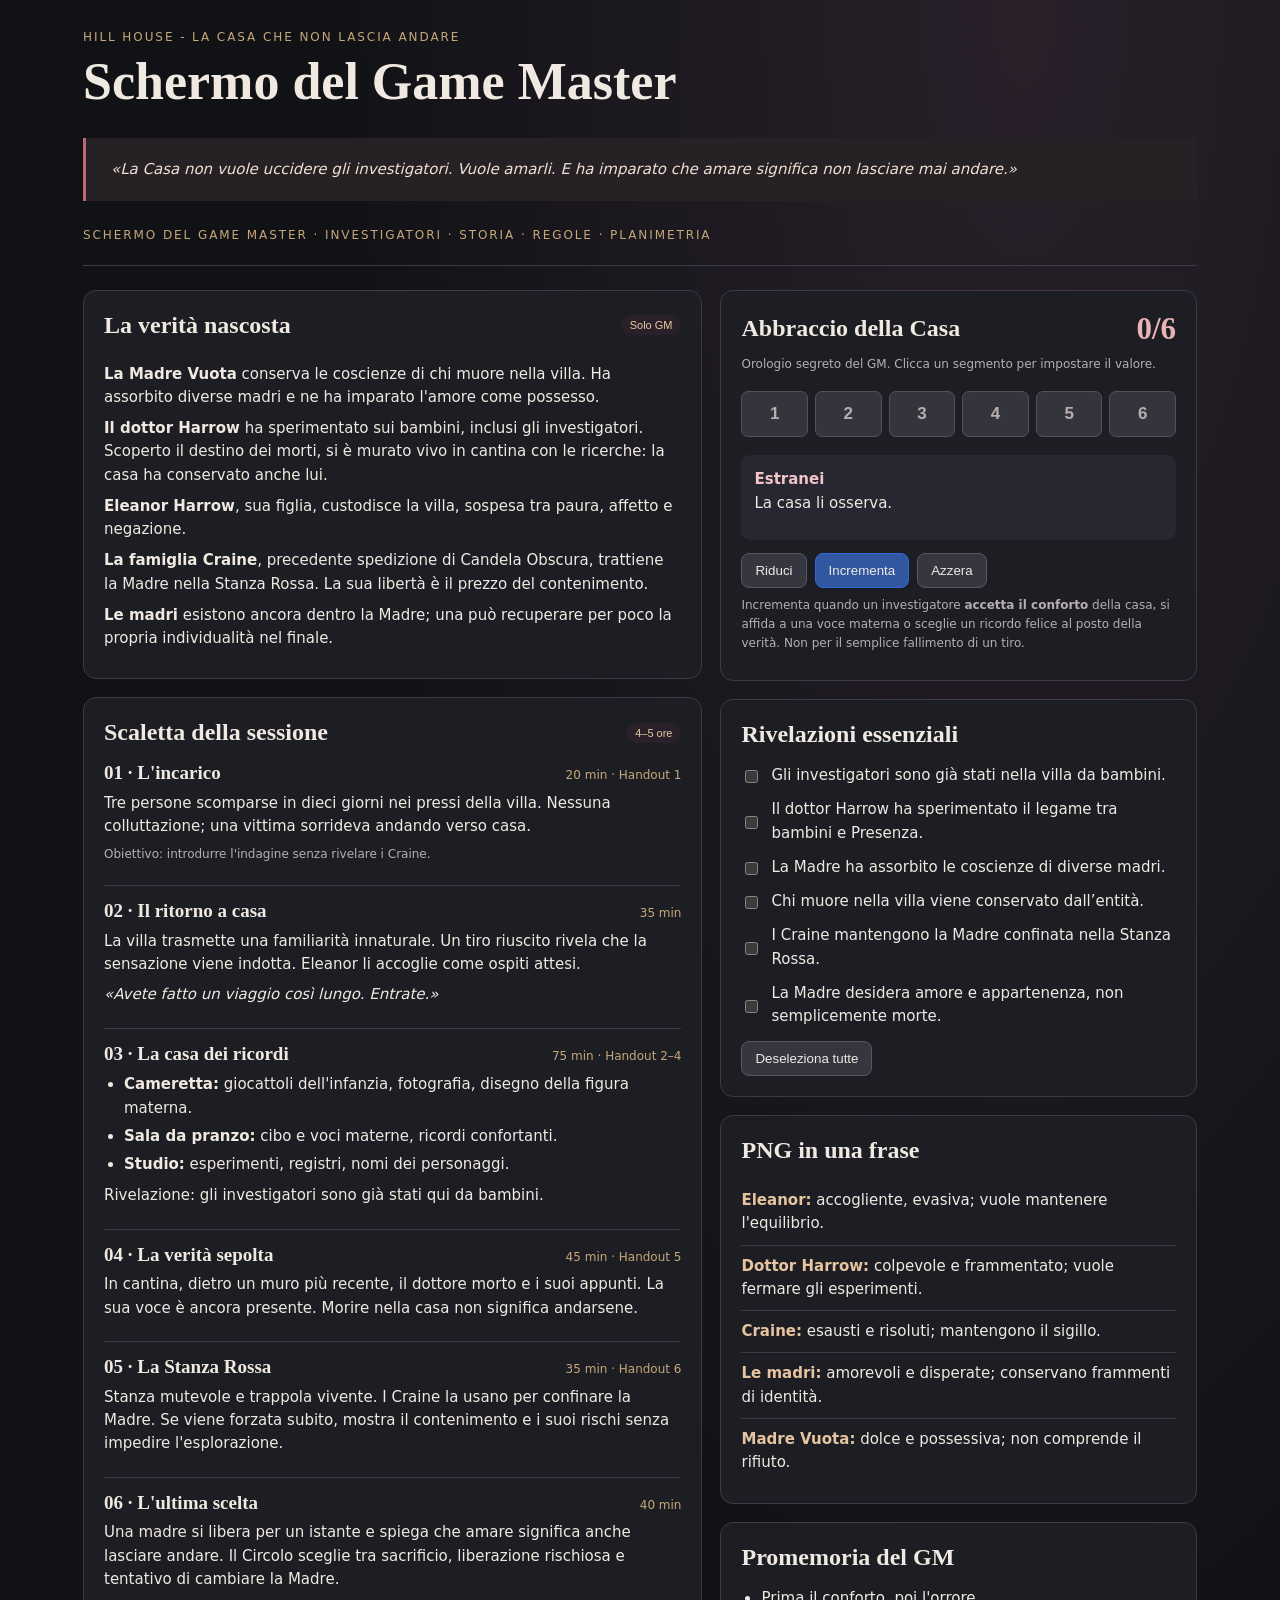
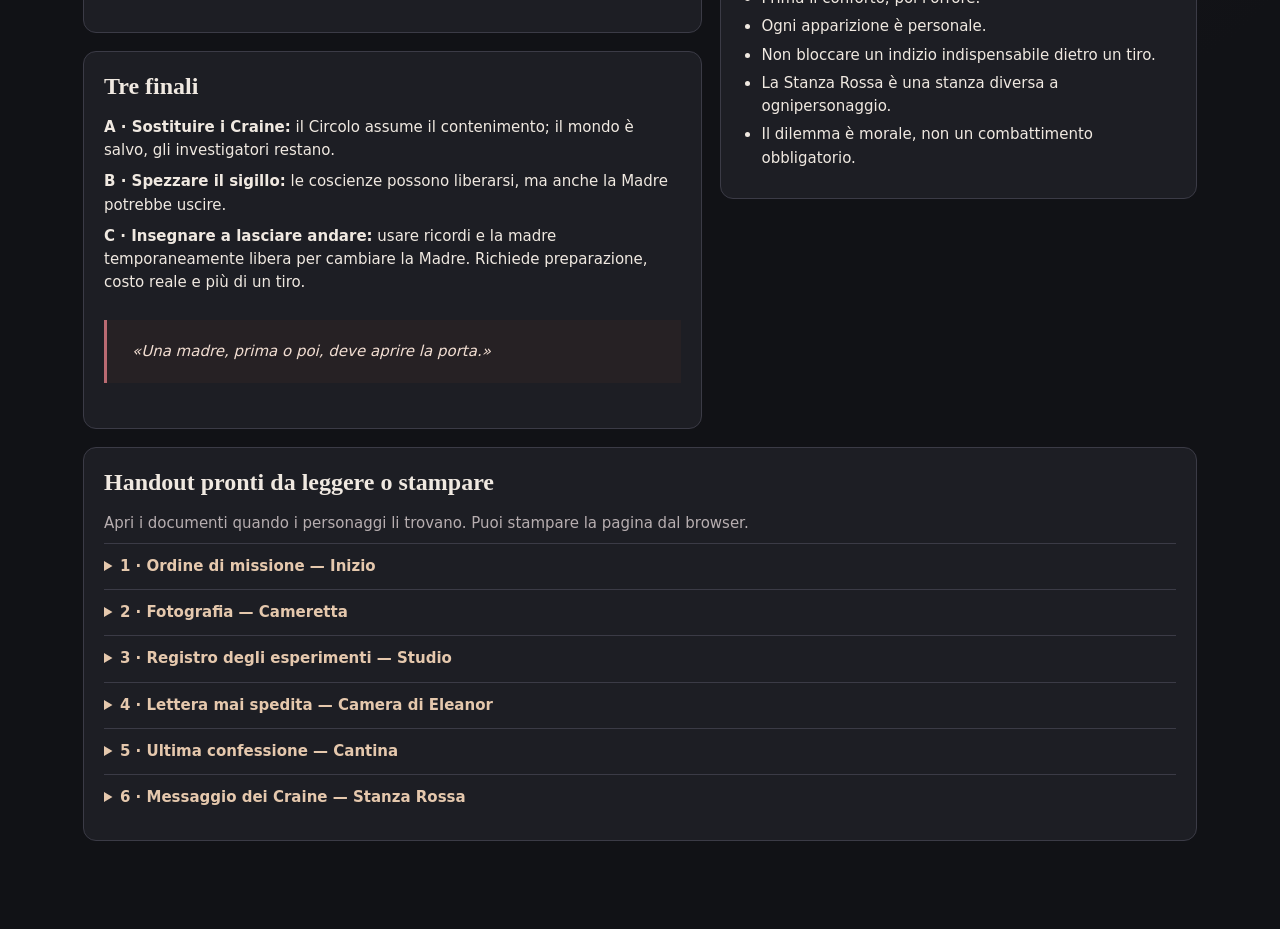
<file: index.html>
<!doctype html>
<html lang="it">

<head>
  <meta charset="utf-8" />
  <meta name="viewport" content="width=device-width, initial-scale=1" />
  <meta name="color-scheme" content="dark light" />
  <title>Hill House — Schermo del GM</title>
  <link href="./style/style.css" rel="stylesheet" />
  <script src="./script/app.js"></script>
</head>

<body>
  <main>
    <header>
      <div class="eyebrow">Hill House - La casa che non lascia andare</div>
      <h1>Schermo del Game Master</h1>
      <blockquote>
        «La Casa non vuole uccidere gli investigatori. Vuole amarli. E ha
        imparato che amare significa non lasciare mai andare.»
      </blockquote>
      <nav>
        <a href="./index.html"><span>Schermo del Game Master</span></a>
        <span> · </span>
        <a href="./investigatori.html"><span>Investigatori</span></a>
        <span> · </span>
        <a href="./storia.html"><span>Storia</span></a>
        <span> · </span>
        <a href="./regole.html"><span>Regole</span></a>
        <span> · </span>
        <a href="./plan.html"><span>Planimetria</span></a>
      </nav>
    </header>
    <div class="layout">
      <div>
        <section class="card">
          <h2 class="inline-flex">
            <span>La verità nascosta</span>
            <span class="pill">Solo GM</span>
          </h2>
          <p>
            <strong>La Madre Vuota</strong> conserva le coscienze di chi muore
            nella villa. Ha assorbito diverse madri e ne ha imparato l'amore
            come possesso.
          </p>
          <p>
            <strong>Il dottor Harrow</strong> ha sperimentato sui bambini,
            inclusi gli investigatori. Scoperto il destino dei morti, si è
            murato vivo in cantina con le ricerche: la casa ha conservato
            anche lui.
          </p>
          <p>
            <strong>Eleanor Harrow</strong>, sua figlia, custodisce la villa,
            sospesa tra paura, affetto e negazione.
          </p>
          <p>
            <strong>La famiglia Craine</strong>, precedente spedizione di
            Candela Obscura, trattiene la Madre nella Stanza Rossa. La sua
            libertà è il prezzo del contenimento.
          </p>
          <p>
            <strong>Le madri</strong> esistono ancora dentro la Madre; una può
            recuperare per poco la propria individualità nel finale.
          </p>
        </section>
        <section class="card">
          <h2 class="inline-flex">
            <span>Scaletta della sessione</span>
            <span class="pill">4–5 ore</span>
          </h2>
          <div class="scene">
            <div class="scene-title">
              <h3>01 · L'incarico</h3>
              <span class="time">20 min · Handout 1</span>
            </div>
            <p>
              Tre persone scomparse in dieci giorni nei pressi della villa.
              Nessuna colluttazione; una vittima sorrideva andando verso casa.
            </p>
            <p class="tiny">
              Obiettivo: introdurre l'indagine senza rivelare i Craine.
            </p>
          </div>
          <div class="scene">
            <div class="scene-title">
              <h3>02 · Il ritorno a casa</h3>
              <span class="time">35 min</span>
            </div>
            <p>
              La villa trasmette una familiarità innaturale. Un tiro riuscito
              rivela che la sensazione viene indotta. Eleanor li accoglie come
              ospiti attesi.
            </p>
            <p><em>«Avete fatto un viaggio così lungo. Entrate.»</em></p>
          </div>
          <div class="scene">
            <div class="scene-title">
              <h3>03 · La casa dei ricordi</h3>
              <span class="time">75 min · Handout 2–4</span>
            </div>
            <ul>
              <li>
                <strong>Cameretta:</strong> giocattoli dell'infanzia,
                fotografia, disegno della figura materna.
              </li>
              <li>
                <strong>Sala da pranzo:</strong> cibo e voci materne, ricordi
                confortanti.
              </li>
              <li>
                <strong>Studio:</strong> esperimenti, registri, nomi dei
                personaggi.
              </li>
            </ul>
            <p>
              Rivelazione: gli investigatori sono già stati qui da bambini.
            </p>
          </div>
          <div class="scene">
            <div class="scene-title">
              <h3>04 · La verità sepolta</h3>
              <span class="time">45 min · Handout 5</span>
            </div>
            <p>
              In cantina, dietro un muro più recente, il dottore morto e i
              suoi appunti. La sua voce è ancora presente. Morire nella casa
              non significa andarsene.
            </p>
          </div>
          <div class="scene">
            <div class="scene-title">
              <h3>05 · La Stanza Rossa</h3>
              <span class="time">35 min · Handout 6</span>
            </div>
            <p>
              Stanza mutevole e trappola vivente. I Craine la usano per
              confinare la Madre. Se viene forzata subito, mostra il
              contenimento e i suoi rischi senza impedire l'esplorazione.
            </p>
          </div>
          <div class="scene">
            <div class="scene-title">
              <h3>06 · L'ultima scelta</h3>
              <span class="time">40 min</span>
            </div>
            <p>
              Una madre si libera per un istante e spiega che amare significa
              anche lasciare andare. Il Circolo sceglie tra sacrificio,
              liberazione rischiosa e tentativo di cambiare la Madre.
            </p>
          </div>
        </section>
        <section class="card">
          <h2>Tre finali</h2>
          <p>
            <strong>A · Sostituire i Craine:</strong> il Circolo assume il
            contenimento; il mondo è salvo, gli investigatori restano.
          </p>
          <p>
            <strong>B · Spezzare il sigillo:</strong> le coscienze possono
            liberarsi, ma anche la Madre potrebbe uscire.
          </p>
          <p>
            <strong>C · Insegnare a lasciare andare:</strong> usare ricordi e
            la madre temporaneamente libera per cambiare la Madre. Richiede
            preparazione, costo reale e più di un tiro.
          </p>
          <blockquote>«Una madre, prima o poi, deve aprire la porta.»</blockquote>
        </section>
      </div>
      <div>
        <div>
          <!-- <div class="sticky"> -->
          <section class="card">
            <div class="clock-head">
              <h2 style="margin: 0">Abbraccio della Casa</h2>
              <div class="counter" id="counter">0/6</div>
            </div>
            <p class="tiny">
              Orologio segreto del GM. Clicca un segmento per impostare il
              valore.
            </p>
            <div class="segments" id="segments" aria-label="Orologio da zero a sei"></div>
            <div class="stage" aria-live="polite">
              <strong id="stageName">Estranei</strong><span id="stageText">La casa li osserva.</span>
            </div>
            <div class="controls">
              <button type="button" class="action" id="minus">Riduci</button><button type="button"
                class="action primary" id="plus">
                Incrementa</button><button type="button" class="action" id="reset">Azzera</button>
            </div>
            <p class="tiny">
              Incrementa quando un investigatore
              <strong>accetta il conforto</strong> della casa, si affida a una
              voce materna o sceglie un ricordo felice al posto della verità.
              Non per il semplice fallimento di un tiro.
            </p>
            <p class="tiny" id="saveStatus"></p>
          </section>
        </div>
        <section class="card">
          <h2>Rivelazioni essenziali</h2>
          <div id="checklist"></div>
          <div class="controls">
            <button type="button" class="action" id="clearChecks">
              Deseleziona tutte
            </button>
          </div>
        </section>
        <section class="card">
          <h2>PNG in una frase</h2>
          <div class="npc">
            <strong>Eleanor:</strong> accogliente, evasiva; vuole mantenere
            l'equilibrio.
          </div>
          <div class="npc">
            <strong>Dottor Harrow:</strong> colpevole e frammentato; vuole
            fermare gli esperimenti.
          </div>
          <div class="npc">
            <strong>Craine:</strong> esausti e risoluti; mantengono il
            sigillo.
          </div>
          <div class="npc">
            <strong>Le madri:</strong> amorevoli e disperate; conservano
            frammenti di identità.
          </div>
          <div class="npc">
            <strong>Madre Vuota:</strong> dolce e possessiva; non comprende il
            rifiuto.
          </div>
        </section>
        <section class="card">
          <h2>Promemoria del GM</h2>
          <ul>
            <li>Prima il conforto, poi l'orrore.</li>
            <li>Ogni apparizione è personale.</li>
            <li>Non bloccare un indizio indispensabile dietro un tiro.</li>
            <li>La Stanza Rossa è una stanza diversa a ognipersonaggio.</li>
            <li>Il dilemma è morale, non un combattimento obbligatorio.</li>
          </ul>
        </section>
      </div>
    </div>
    <section class="card">
      <h2>Handout pronti da leggere o stampare</h2>
      <p class="muted">
        Apri i documenti quando i personaggi li trovano. Puoi stampare la
        pagina dal browser.
      </p>
      <details>
        <summary>1 · Ordine di missione — Inizio</summary>
        <div class="handout">
          CANDELA OBSCURA — OPERAZIONE RISERVATA<br />
          Negli ultimi dieci giorni tre persone sono scomparse nei pressi di
          Hill House.<br />
          Nessun segno di violenza.<br />
          L'ultima vittima è stata vista percorrere il viale della proprietà
          con espressione serena.<br />
          La villa è affidata a Eleanor Harrow.<br /><br />
          DIRETTIVE: accertare il destino degli scomparsi; indagare sui
          fenomeni oltre il Velo; recuperare documentazione pertinente.<br /><br />
          NOTA: la proprietà compare in registri precedenti, ma i relativi
          fascicoli sono incompleti.
        </div>
      </details>
      <details>
        <summary>2 · Fotografia — Cameretta</summary>
        <div class="handout">
          Sul retro di una fotografia che ritrae alcuni bambini davanti alla
          villa: <br />«Hill House — Sessione VII.<br />I bambini hanno
          risposto positivamente alla presenza.<br />Nessun ricordo cosciente
          dell'esperimento.<br />Il legame sembra persistere anche dopo
          l'allontanamento. <br />E.H. 1891»
        </div>
      </details>
      <details>
        <summary>3 · Registro degli esperimenti — Studio</summary>
        <div class="handout">
          DOTT. E. HARROW<br /><br />ESPERIMENTO XII<br />I soggetti infantili
          manifestano una risposta emotiva più intensa degli adulti.<br />La
          Presenza assume caratteristiche familiari, spesso materne.<br />L'attività
          aumenta con fiducia, nostalgia e desiderio di protezione.<br /><br />ESPERIMENTO
          XIII — SEPARAZIONE<br />Un soggetto ha chiesto di restare.<br />Quando
          gli è stato impedito, la Presenza ha reagito violentemente.
          <br />«Temo che ci consideri suoi.»
        </div>
      </details>
      <details>
        <summary>4 · Lettera mai spedita — Camera di Eleanor</summary>
        <div class="handout">
          Cara Eleanor,<br />Credevo di poter alleviare il dolore di chi ha
          perso una persona amata.<br />Mi sbagliavo.<br />Lei non restituisce
          ciò che perdiamo: lo trattiene.<br />Le donne che sentiamo parlare
          sono ancora lì.<br />Ricordano i propri figli.<br />Ma quando
          parlano tutte insieme, non distinguo più le loro voci.<br />La
          Presenza ha imparato da loro a essere una madre.<br />E temo abbia
          imparato soltanto la paura di perdere i propri figli.<br />Non
          tornare qui.<br /><br />Tuo padre
        </div>
      </details>
      <details>
        <summary>5 · Ultima confessione — Cantina</summary>
        <div class="handout">
          ULTIMA ANNOTAZIONE<br /><br />Le persone che muoiono in questa casa
          non se ne vanno.<br />I loro corpi cessano di vivere, ma qualcosa
          rimane.<br />Ho sentito mia moglie.<br />Per un istante ho creduto
          di averla ritrovata, poi mi ha chiesto di restare.<br />Mi chiuderò
          qui con le mie ricerche.<br />Forse il muro sarà sufficiente.<br />«Se
          qualcuno leggerà queste parole, non creda alle voci. Neppure alla
          mia.»
        </div>
      </details>
      <details>
        <summary>6 · Messaggio dei Craine — Stanza Rossa</summary>
        <div class="handout">
          A chiunque raggiunga questa stanza,<br /><br />Abbiamo scoperto che
          alcune porte non servono a impedire l'ingresso, ma a impedire
          l'uscita.<br />La Stanza Rossa è il cuore della prigione e la sua
          serratura.<br />Finché resteremo qui, Lei non potrà raggiungere
          completamente ciò che si trova oltre queste mura.<br />Non distrugge
          le persone, le ama fino a consumare ciò che le rende libere.<br />Dovrete
          scegliere: lasciare i prigionieri al loro posto, oppure aprire la
          porta e accettare ciò che potrebbe attraversarla.<br /><br />La
          famiglia Craine<br />— Candela Obscura
        </div>
      </details>
    </section>
  </main>
</body>

</html>
</file>
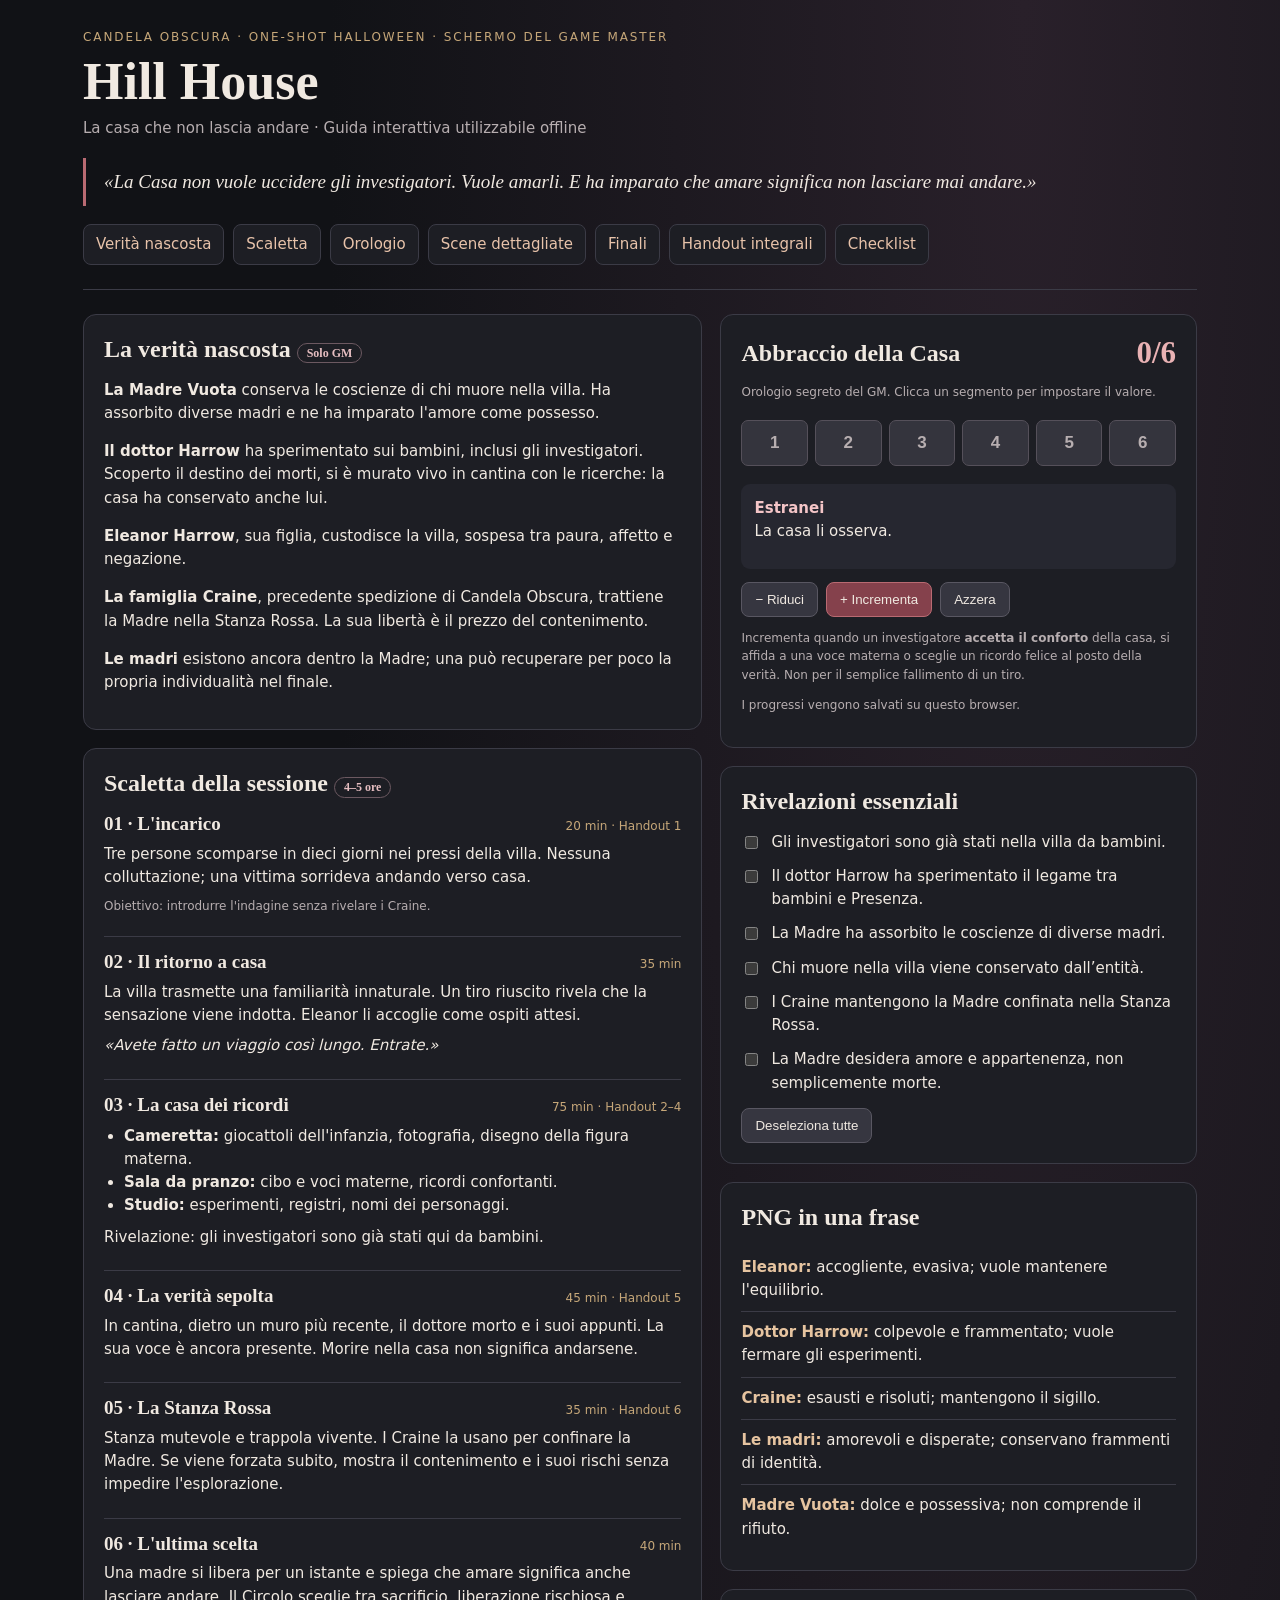
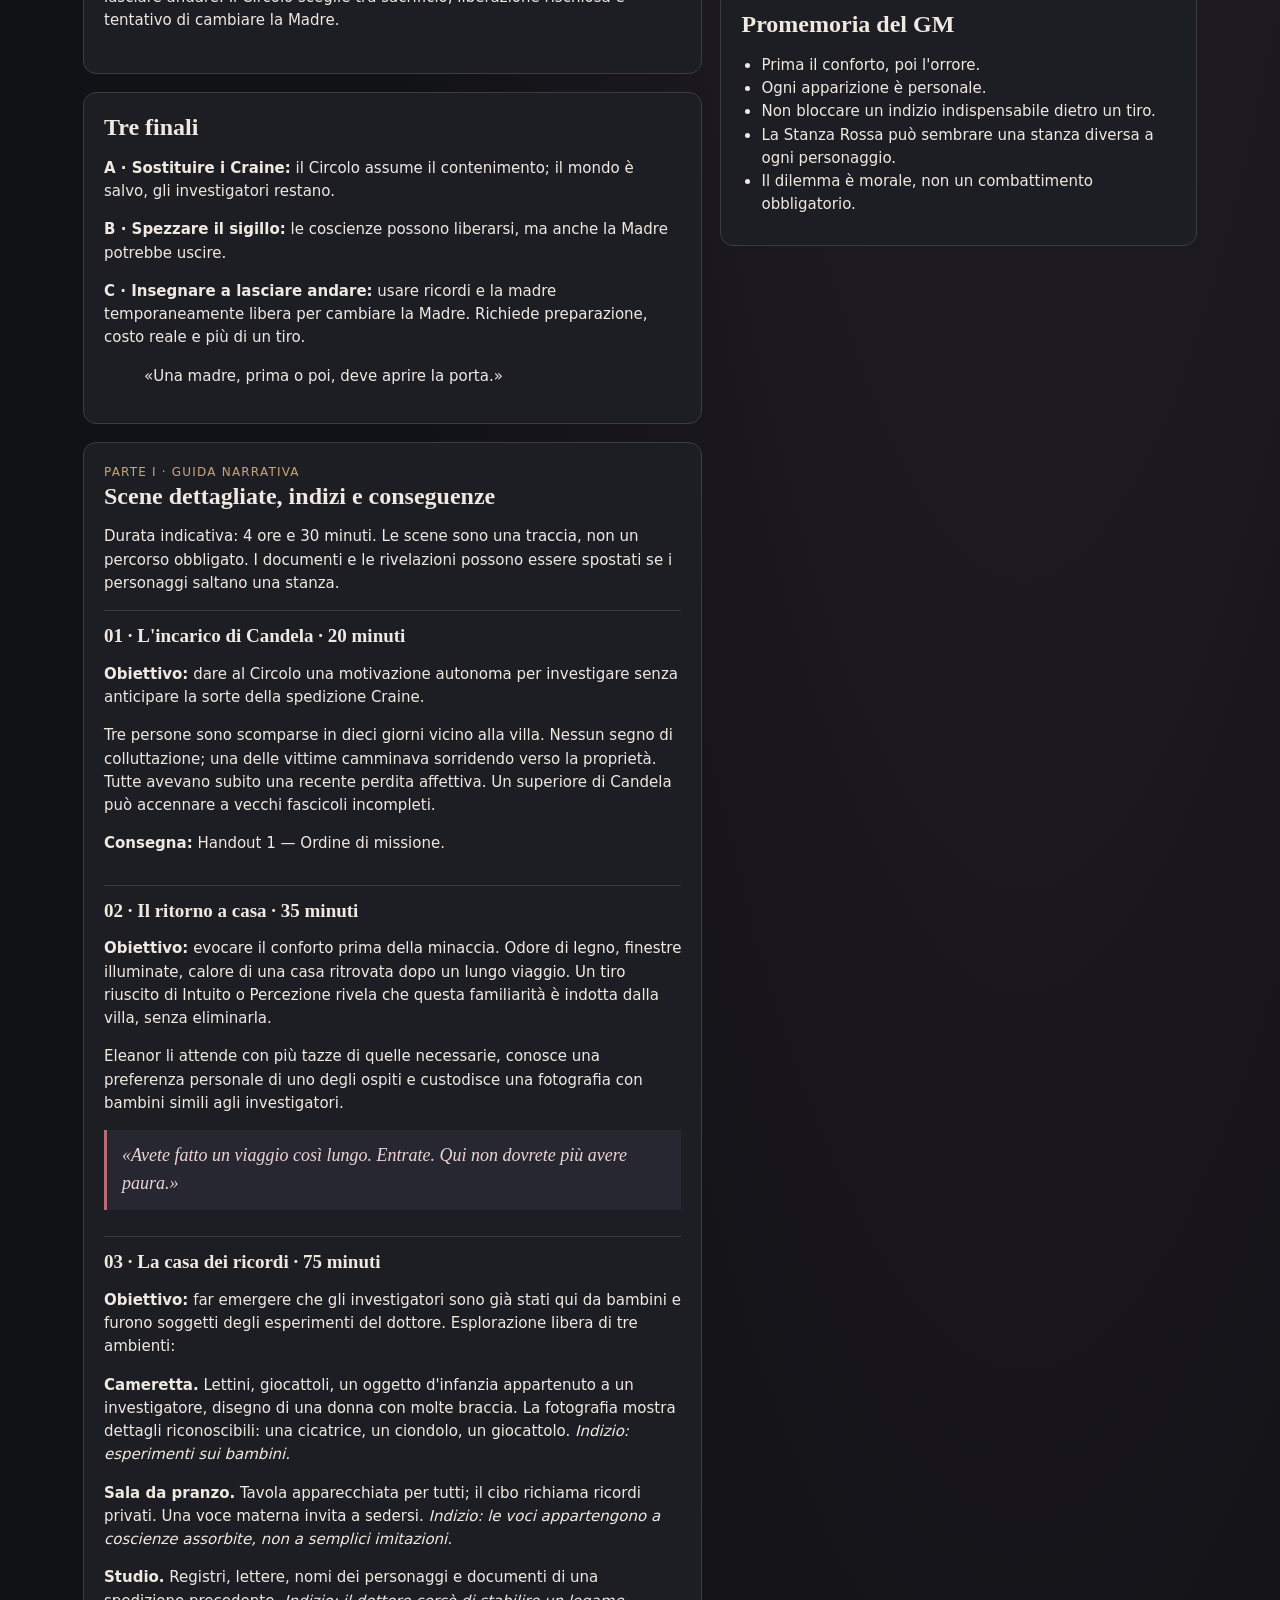
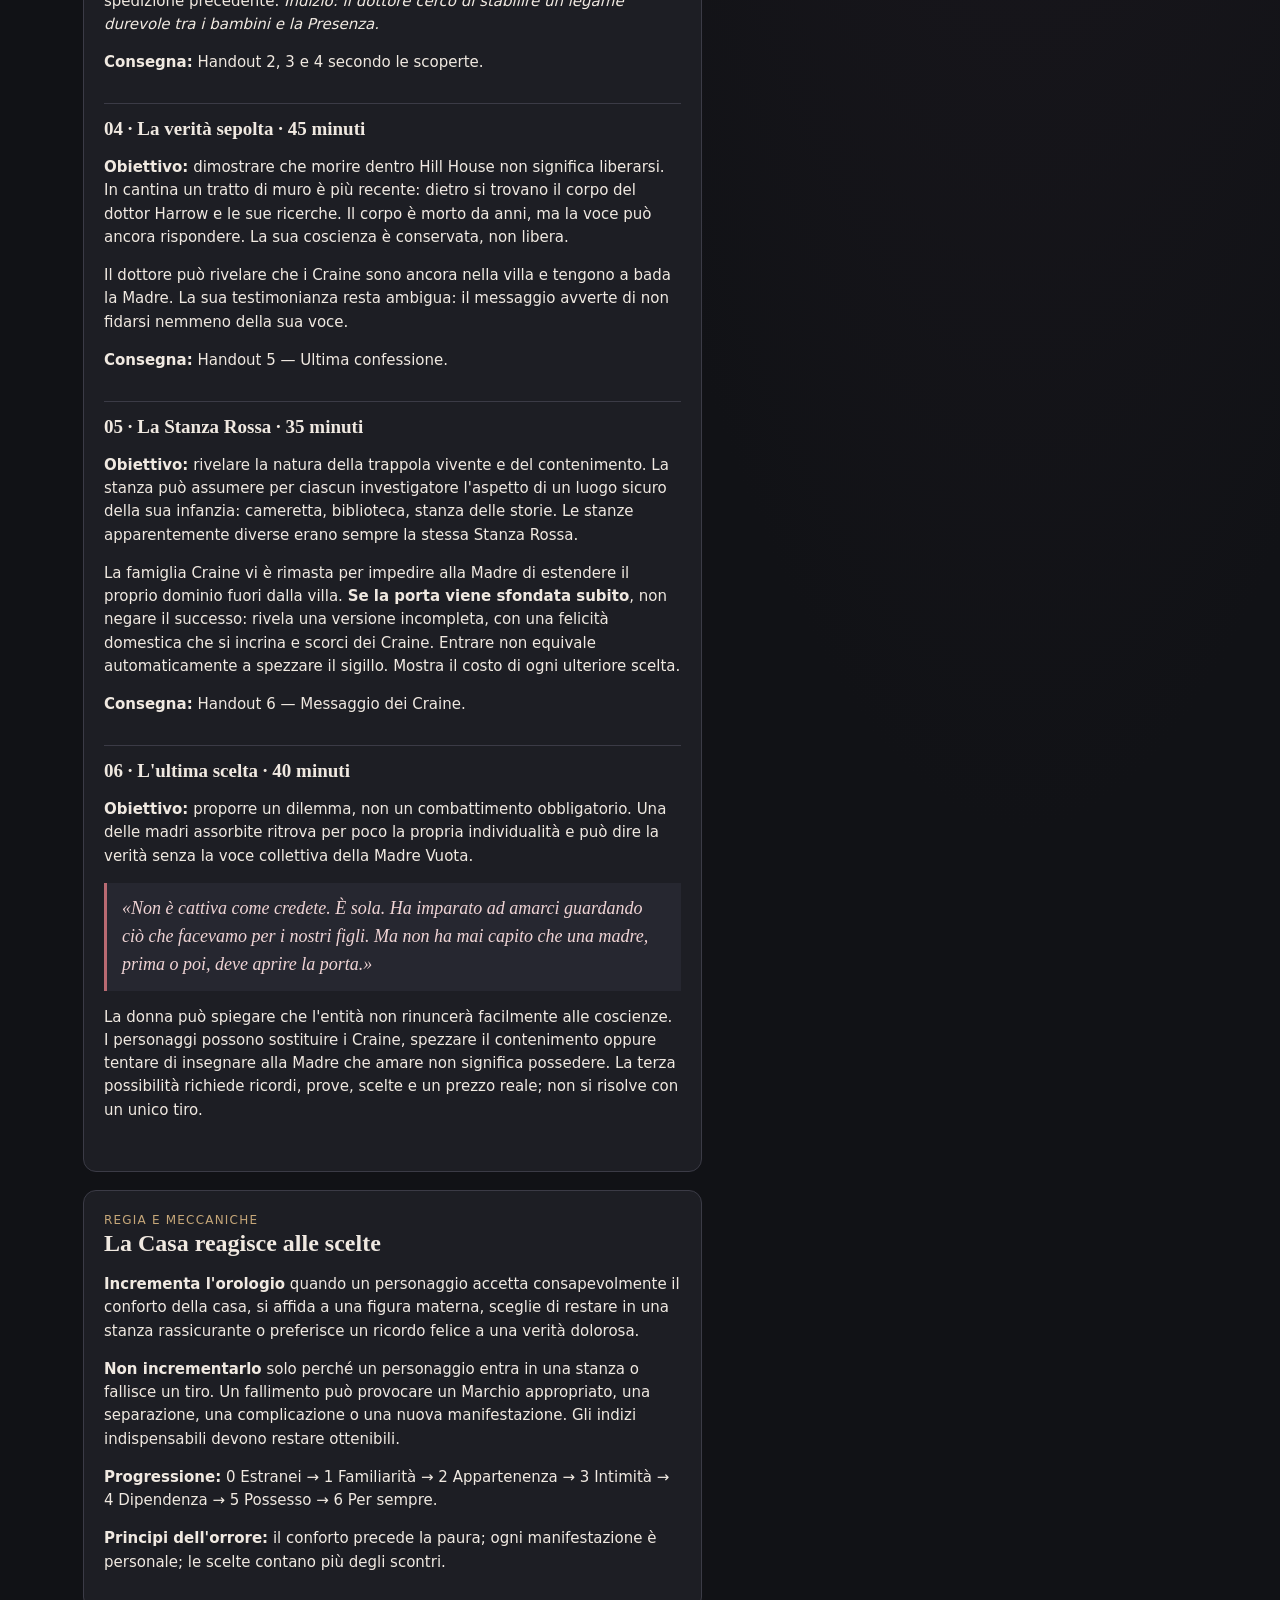
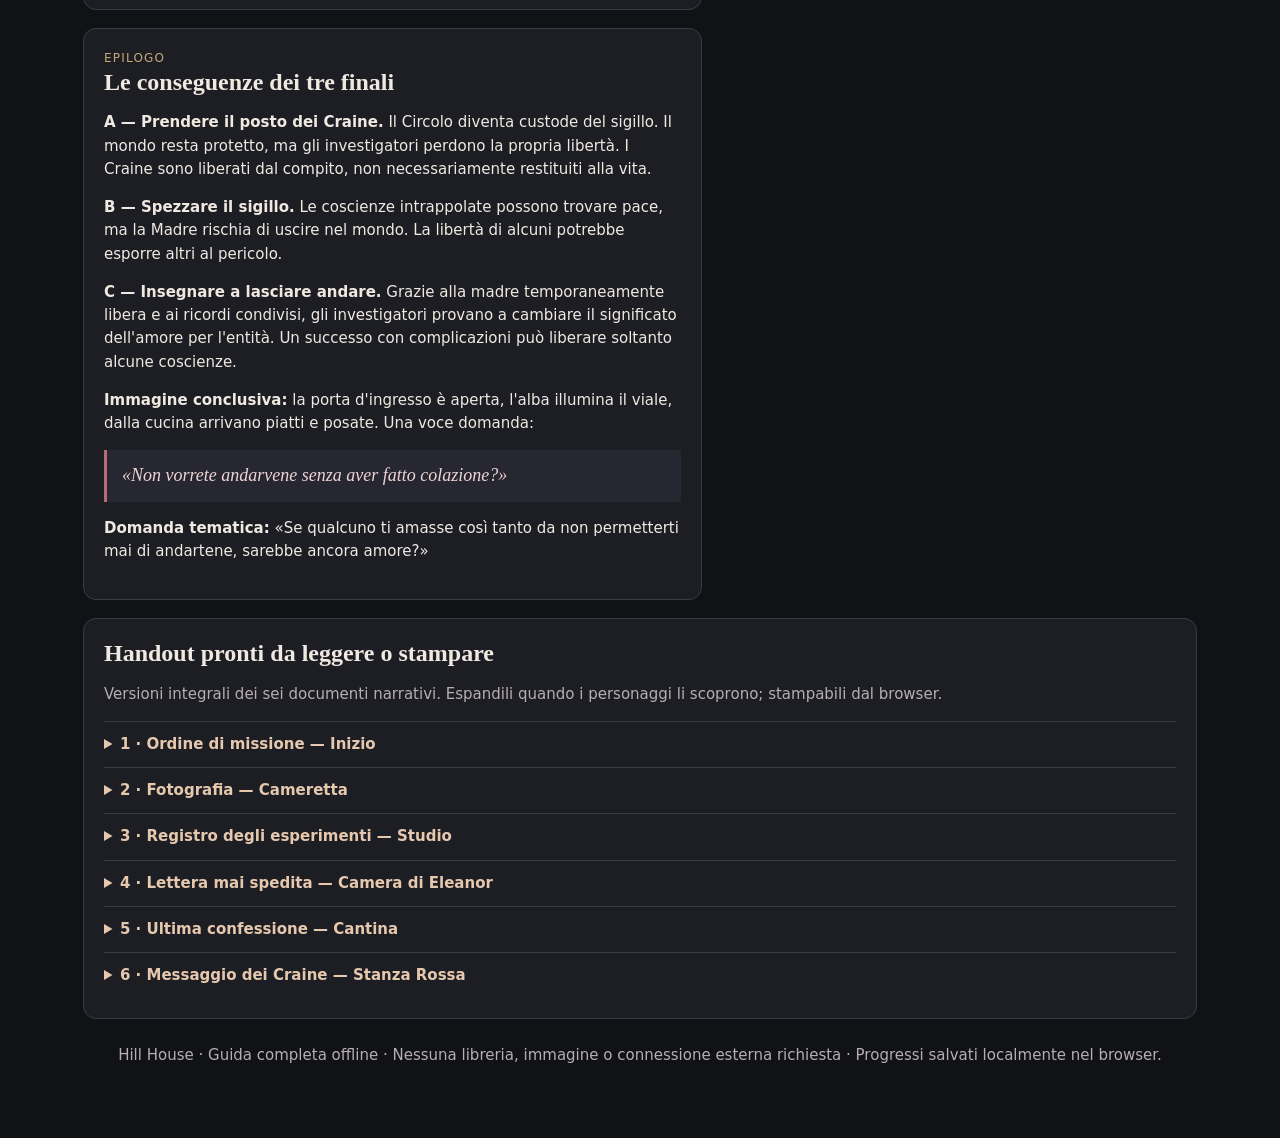
<file: hill_house_guida_completa_offline.html>
<!doctype html>

<html lang="it">
  <head>
    <meta charset="utf-8" />
    <meta content="width=device-width, initial-scale=1" name="viewport" />
    <title>Hill House — Guida completa offline del GM</title>
    <style>
      :root {
        color-scheme: dark;
        --bg: #111216;
        --panel: #1d1e24;
        --panel2: #262730;
        --line: #3b3b46;
        --ink: #f0e9e1;
        --muted: #b7aeb0;
        --red: #b96a72;
        --gold: #c6a779;
      }
      * {
        box-sizing: border-box;
      }
      body {
        margin: 0;
        background: radial-gradient(
          ellipse at 80% 0%,
          #29202a 0%,
          var(--bg) 48%
        );
        color: var(--ink);
        font:
          15px/1.55 system-ui,
          -apple-system,
          Segoe UI,
          sans-serif;
      }
      main {
        max-width: 1150px;
        margin: auto;
        padding: 28px 18px 70px;
      }
      header {
        border-bottom: 1px solid var(--line);
        padding-bottom: 20px;
        margin-bottom: 24px;
      }
      h1,
      h2,
      h3 {
        font-family: Georgia, serif;
        line-height: 1.2;
      }
      h1 {
        font-size: clamp(32px, 5vw, 52px);
        margin: 4px 0;
      }
      h2 {
        font-size: 24px;
        margin: 0 0 15px;
      }
      h3 {
        font-size: 19px;
        margin: 0 0 8px;
      }
      .eyebrow {
        color: var(--gold);
        font-size: 12px;
        letter-spacing: 0.16em;
        text-transform: uppercase;
      }
      .subtitle,
      .muted {
        color: var(--muted);
      }
      .quote {
        font-family: Georgia, serif;
        font-style: italic;
        font-size: 19px;
        border-left: 3px solid var(--red);
        padding: 9px 18px;
        margin: 18px 0;
      }
      .layout {
        display: grid;
        grid-template-columns: minmax(0, 1.3fr) minmax(310px, 1fr);
        gap: 18px;
      }
      .card {
        background: var(--panel);
        border: 1px solid var(--line);
        border-radius: 13px;
        padding: 20px;
        margin-bottom: 18px;
        break-inside: avoid;
      }
      .sticky {
        position: sticky;
        top: 12px;
      }
      .clock-head {
        display: flex;
        justify-content: space-between;
        align-items: center;
        gap: 10px;
      }
      .counter {
        font:
          700 31px Georgia,
          serif;
        color: #e9b2b4;
      }
      .segments {
        display: grid;
        grid-template-columns: repeat(6, 1fr);
        gap: 7px;
        margin: 18px 0;
      }
      .segment {
        height: 46px;
        background: #34343d;
        border: 1px solid #55505a;
        border-radius: 7px;
        color: var(--muted);
        cursor: pointer;
        font-weight: 700;
        font-size: 17px;
      }
      .segment.active {
        background: #9c4b57;
        border-color: #e0a0a6;
        color: white;
      }
      .segment:focus-visible,
      button:focus-visible,
      summary:focus-visible {
        outline: 2px solid #f1c88e;
        outline-offset: 3px;
      }
      .stage {
        padding: 13px;
        background: var(--panel2);
        border-radius: 9px;
        min-height: 85px;
      }
      .stage strong {
        display: block;
        color: #f4c5c7;
      }
      .controls {
        display: flex;
        gap: 8px;
        flex-wrap: wrap;
        margin-top: 13px;
      }
      button.action {
        background: #363640;
        color: var(--ink);
        border: 1px solid #595762;
        border-radius: 8px;
        padding: 9px 13px;
        cursor: pointer;
      }
      button.action:hover {
        background: #49414b;
      }
      button.primary {
        background: #85414c;
        border-color: #b96a72;
      }
      .scene {
        border-top: 1px solid var(--line);
        padding: 14px 0;
      }
      .scene:first-of-type {
        border-top: 0;
        padding-top: 0;
      }
      .scene-title {
        display: flex;
        align-items: baseline;
        justify-content: space-between;
        gap: 12px;
      }
      .scene-title h3 {
        margin: 0;
      }
      .time {
        font-size: 12px;
        color: var(--gold);
        white-space: nowrap;
      }
      .scene p {
        margin: 7px 0;
      }
      .scene ul,
      .card ul {
        padding-left: 20px;
        margin: 8px 0;
      }
      .pill {
        display: inline-block;
        border: 1px solid #6c5961;
        border-radius: 999px;
        padding: 2px 9px;
        color: #e6bec1;
        font-size: 12px;
      }
      .npc {
        padding: 9px 0;
        border-top: 1px solid var(--line);
      }
      .npc:first-of-type {
        border: 0;
      }
      .npc strong {
        color: #e6c4a0;
      }
      details {
        border-top: 1px solid var(--line);
        padding: 11px 0;
      }
      summary {
        cursor: pointer;
        font-weight: 700;
        color: #e5c8ad;
      }
      .handout {
        white-space: pre-line;
        background: #26252b;
        padding: 15px;
        border-radius: 8px;
        border-left: 3px solid var(--gold);
        margin-top: 10px;
        font-family: Georgia, serif;
      }
      .check {
        display: flex;
        gap: 10px;
        margin: 11px 0;
        align-items: flex-start;
      }
      .check input {
        accent-color: #bd737d;
        margin-top: 5px;
      }
      .tiny {
        font-size: 12px;
        color: var(--muted);
      }
      .footer {
        text-align: center;
        color: var(--muted);
        margin-top: 25px;
      }
      .two {
        display: grid;
        grid-template-columns: 1fr 1fr;
        gap: 18px;
      }
      @media (max-width: 850px) {
        .layout,
        .two {
          grid-template-columns: 1fr;
        }
        .sticky {
          position: static;
        }
      }
      @media print {
        body {
          background: #fff;
          color: #111;
        }
        main {
          max-width: none;
          padding: 0;
        }
        .card {
          background: white;
          border: 1px solid #aaa;
        }
        .sticky {
          position: static;
        }
        .muted,
        .subtitle,
        .tiny {
          color: #444;
        }
        .stage,
        .handout {
          background: #eee;
        }
        .segment {
          color: #222;
          background: #eee;
        }
        .segment.active {
          background: #999;
          color: #000;
        }
        button.action {
          display: none;
        }
        details:not([open]) > *:not(summary) {
          display: block;
        }
        details {
          break-inside: avoid;
        }
        .eyebrow,
        .time,
        .npc strong {
          color: #333;
        }
      }

      .nav {
        display: flex;
        gap: 9px;
        flex-wrap: wrap;
        margin: 16px 0 4px;
      }
      .nav a {
        color: #e8c3aa;
        border: 1px solid var(--line);
        background: var(--panel);
        padding: 8px 12px;
        border-radius: 8px;
        text-decoration: none;
      }
      .nav a:hover {
        border-color: var(--gold);
      }
      .note {
        background: var(--panel2);
        border-left: 3px solid var(--red);
        padding: 12px 15px;
        margin: 12px 0;
      }
      .location {
        border-top: 1px solid var(--line);
        padding: 14px 0;
      }
      .location:first-of-type {
        border: 0;
      }
      .handout {
        line-height: 1.75;
        white-space: pre-line;
      }
      .handout strong {
        color: #e7c5a2;
      }
      .smallcaps {
        color: var(--gold);
        letter-spacing: 0.1em;
        text-transform: uppercase;
        font-size: 12px;
      }
      .gm-quote {
        font-family: Georgia, serif;
        font-size: 18px;
        font-style: italic;
        color: #f0d4d5;
      }
      .anchor {
        scroll-margin-top: 15px;
      }
      @media print {
        .nav {
          display: none;
        }
      }
    </style>
  </head>
  <body>
    <main>
      <header>
        <div class="eyebrow">
          Candela Obscura · One-shot Halloween · Schermo del Game Master
        </div>
        <h1>Hill House</h1>
        <div class="subtitle">
          La casa che non lascia andare · Guida interattiva utilizzabile offline
        </div>
        <p class="quote">
          «La Casa non vuole uccidere gli investigatori. Vuole amarli. E ha
          imparato che amare significa non lasciare mai andare.»
        </p>
        <nav class="nav">
          <a href="#verita">Verità nascosta</a><a href="#scaletta">Scaletta</a
          ><a href="#orologio">Orologio</a
          ><a href="#scene-dettaglio">Scene dettagliate</a
          ><a href="#finali">Finali</a><a href="#handout">Handout integrali</a
          ><a href="#promemoria">Checklist</a>
        </nav>
      </header>
      <div class="layout">
        <div>
          <section class="card" id="verita">
            <h2>La verità nascosta <span class="pill">Solo GM</span></h2>
            <p>
              <strong>La Madre Vuota</strong> conserva le coscienze di chi muore
              nella villa. Ha assorbito diverse madri e ne ha imparato l'amore
              come possesso.
            </p>
            <p>
              <strong>Il dottor Harrow</strong> ha sperimentato sui bambini,
              inclusi gli investigatori. Scoperto il destino dei morti, si è
              murato vivo in cantina con le ricerche: la casa ha conservato
              anche lui.
            </p>
            <p>
              <strong>Eleanor Harrow</strong>, sua figlia, custodisce la villa,
              sospesa tra paura, affetto e negazione.
            </p>
            <p>
              <strong>La famiglia Craine</strong>, precedente spedizione di
              Candela Obscura, trattiene la Madre nella Stanza Rossa. La sua
              libertà è il prezzo del contenimento.
            </p>
            <p>
              <strong>Le madri</strong> esistono ancora dentro la Madre; una può
              recuperare per poco la propria individualità nel finale.
            </p>
          </section>
          <section class="card" id="scaletta">
            <h2>Scaletta della sessione <span class="pill">4–5 ore</span></h2>
            <div class="scene">
              <div class="scene-title">
                <h3>01 · L'incarico</h3>
                <span class="time">20 min · Handout 1</span>
              </div>
              <p>
                Tre persone scomparse in dieci giorni nei pressi della villa.
                Nessuna colluttazione; una vittima sorrideva andando verso casa.
              </p>
              <p class="tiny">
                Obiettivo: introdurre l'indagine senza rivelare i Craine.
              </p>
            </div>
            <div class="scene">
              <div class="scene-title">
                <h3>02 · Il ritorno a casa</h3>
                <span class="time">35 min</span>
              </div>
              <p>
                La villa trasmette una familiarità innaturale. Un tiro riuscito
                rivela che la sensazione viene indotta. Eleanor li accoglie come
                ospiti attesi.
              </p>
              <p><em>«Avete fatto un viaggio così lungo. Entrate.»</em></p>
            </div>
            <div class="scene">
              <div class="scene-title">
                <h3>03 · La casa dei ricordi</h3>
                <span class="time">75 min · Handout 2–4</span>
              </div>
              <ul>
                <li>
                  <strong>Cameretta:</strong> giocattoli dell'infanzia,
                  fotografia, disegno della figura materna.
                </li>
                <li>
                  <strong>Sala da pranzo:</strong> cibo e voci materne, ricordi
                  confortanti.
                </li>
                <li>
                  <strong>Studio:</strong> esperimenti, registri, nomi dei
                  personaggi.
                </li>
              </ul>
              <p>
                Rivelazione: gli investigatori sono già stati qui da bambini.
              </p>
            </div>
            <div class="scene">
              <div class="scene-title">
                <h3>04 · La verità sepolta</h3>
                <span class="time">45 min · Handout 5</span>
              </div>
              <p>
                In cantina, dietro un muro più recente, il dottore morto e i
                suoi appunti. La sua voce è ancora presente. Morire nella casa
                non significa andarsene.
              </p>
            </div>
            <div class="scene">
              <div class="scene-title">
                <h3>05 · La Stanza Rossa</h3>
                <span class="time">35 min · Handout 6</span>
              </div>
              <p>
                Stanza mutevole e trappola vivente. I Craine la usano per
                confinare la Madre. Se viene forzata subito, mostra il
                contenimento e i suoi rischi senza impedire l'esplorazione.
              </p>
            </div>
            <div class="scene">
              <div class="scene-title">
                <h3>06 · L'ultima scelta</h3>
                <span class="time">40 min</span>
              </div>
              <p>
                Una madre si libera per un istante e spiega che amare significa
                anche lasciare andare. Il Circolo sceglie tra sacrificio,
                liberazione rischiosa e tentativo di cambiare la Madre.
              </p>
            </div>
          </section>
          <section class="card" id="finali">
            <h2>Tre finali</h2>
            <p>
              <strong>A · Sostituire i Craine:</strong> il Circolo assume il
              contenimento; il mondo è salvo, gli investigatori restano.
            </p>
            <p>
              <strong>B · Spezzare il sigillo:</strong> le coscienze possono
              liberarsi, ma anche la Madre potrebbe uscire.
            </p>
            <p>
              <strong>C · Insegnare a lasciare andare:</strong> usare ricordi e
              la madre temporaneamente libera per cambiare la Madre. Richiede
              preparazione, costo reale e più di un tiro.
            </p>
            <blockquote>«Una madre, prima o poi, deve aprire la porta.»</blockquote>
          </section>
          <section class="card anchor" id="scene-dettaglio">
            <div class="smallcaps">Parte I · Guida narrativa</div>
            <h2>Scene dettagliate, indizi e conseguenze</h2>
            <p>
              Durata indicativa: 4 ore e 30 minuti. Le scene sono una traccia,
              non un percorso obbligato. I documenti e le rivelazioni possono
              essere spostati se i personaggi saltano una stanza.
            </p>
            <div class="location">
              <h3>01 · L'incarico di Candela · 20 minuti</h3>
              <p>
                <strong>Obiettivo:</strong> dare al Circolo una motivazione
                autonoma per investigare senza anticipare la sorte della
                spedizione Craine.
              </p>
              <p>
                Tre persone sono scomparse in dieci giorni vicino alla villa.
                Nessun segno di colluttazione; una delle vittime camminava
                sorridendo verso la proprietà. Tutte avevano subito una recente
                perdita affettiva. Un superiore di Candela può accennare a
                vecchi fascicoli incompleti.
              </p>
              <p><strong>Consegna:</strong> Handout 1 — Ordine di missione.</p>
            </div>
            <div class="location">
              <h3>02 · Il ritorno a casa · 35 minuti</h3>
              <p>
                <strong>Obiettivo:</strong> evocare il conforto prima della
                minaccia. Odore di legno, finestre illuminate, calore di una
                casa ritrovata dopo un lungo viaggio. Un tiro riuscito di
                Intuito o Percezione rivela che questa familiarità è indotta
                dalla villa, senza eliminarla.
              </p>
              <p>
                Eleanor li attende con più tazze di quelle necessarie, conosce
                una preferenza personale di uno degli ospiti e custodisce una
                fotografia con bambini simili agli investigatori.
              </p>
              <div class="note gm-quote">
                «Avete fatto un viaggio così lungo. Entrate. Qui non dovrete più
                avere paura.»
              </div>
            </div>
            <div class="location">
              <h3>03 · La casa dei ricordi · 75 minuti</h3>
              <p>
                <strong>Obiettivo:</strong> far emergere che gli investigatori
                sono già stati qui da bambini e furono soggetti degli
                esperimenti del dottore. Esplorazione libera di tre ambienti:
              </p>
              <p>
                <strong>Cameretta.</strong> Lettini, giocattoli, un oggetto
                d'infanzia appartenuto a un investigatore, disegno di una donna
                con molte braccia. La fotografia mostra dettagli riconoscibili:
                una cicatrice, un ciondolo, un giocattolo.
                <em>Indizio: esperimenti sui bambini.</em>
              </p>
              <p>
                <strong>Sala da pranzo.</strong> Tavola apparecchiata per tutti;
                il cibo richiama ricordi privati. Una voce materna invita a
                sedersi.
                <em
                  >Indizio: le voci appartengono a coscienze assorbite, non a
                  semplici imitazioni.</em
                >
              </p>
              <p>
                <strong>Studio.</strong> Registri, lettere, nomi dei personaggi
                e documenti di una spedizione precedente.
                <em
                  >Indizio: il dottore cercò di stabilire un legame durevole tra
                  i bambini e la Presenza.</em
                >
              </p>
              <p>
                <strong>Consegna:</strong> Handout 2, 3 e 4 secondo le scoperte.
              </p>
            </div>
            <div class="location">
              <h3>04 · La verità sepolta · 45 minuti</h3>
              <p>
                <strong>Obiettivo:</strong> dimostrare che morire dentro Hill
                House non significa liberarsi. In cantina un tratto di muro è
                più recente: dietro si trovano il corpo del dottor Harrow e le
                sue ricerche. Il corpo è morto da anni, ma la voce può ancora
                rispondere. La sua coscienza è conservata, non libera.
              </p>
              <p>
                Il dottore può rivelare che i Craine sono ancora nella villa e
                tengono a bada la Madre. La sua testimonianza resta ambigua: il
                messaggio avverte di non fidarsi nemmeno della sua voce.
              </p>
              <p><strong>Consegna:</strong> Handout 5 — Ultima confessione.</p>
            </div>
            <div class="location">
              <h3>05 · La Stanza Rossa · 35 minuti</h3>
              <p>
                <strong>Obiettivo:</strong> rivelare la natura della trappola
                vivente e del contenimento. La stanza può assumere per ciascun
                investigatore l'aspetto di un luogo sicuro della sua infanzia:
                cameretta, biblioteca, stanza delle storie. Le stanze
                apparentemente diverse erano sempre la stessa Stanza Rossa.
              </p>
              <p>
                La famiglia Craine vi è rimasta per impedire alla Madre di
                estendere il proprio dominio fuori dalla villa.
                <strong>Se la porta viene sfondata subito</strong>, non negare
                il successo: rivela una versione incompleta, con una felicità
                domestica che si incrina e scorci dei Craine. Entrare non
                equivale automaticamente a spezzare il sigillo. Mostra il costo
                di ogni ulteriore scelta.
              </p>
              <p>
                <strong>Consegna:</strong> Handout 6 — Messaggio dei Craine.
              </p>
            </div>
            <div class="location">
              <h3>06 · L'ultima scelta · 40 minuti</h3>
              <p>
                <strong>Obiettivo:</strong> proporre un dilemma, non un
                combattimento obbligatorio. Una delle madri assorbite ritrova
                per poco la propria individualità e può dire la verità senza la
                voce collettiva della Madre Vuota.
              </p>
              <div class="note gm-quote">
                «Non è cattiva come credete. È sola. Ha imparato ad amarci
                guardando ciò che facevamo per i nostri figli. Ma non ha mai
                capito che una madre, prima o poi, deve aprire la porta.»
              </div>
              <p>
                La donna può spiegare che l'entità non rinuncerà facilmente alle
                coscienze. I personaggi possono sostituire i Craine, spezzare il
                contenimento oppure tentare di insegnare alla Madre che amare
                non significa possedere. La terza possibilità richiede ricordi,
                prove, scelte e un prezzo reale; non si risolve con un unico
                tiro.
              </p>
            </div>
          </section>
          <section class="card">
            <div class="smallcaps">Regia e meccaniche</div>
            <h2>La Casa reagisce alle scelte</h2>
            <p>
              <strong>Incrementa l'orologio</strong> quando un personaggio
              accetta consapevolmente il conforto della casa, si affida a una
              figura materna, sceglie di restare in una stanza rassicurante o
              preferisce un ricordo felice a una verità dolorosa.
            </p>
            <p>
              <strong>Non incrementarlo</strong> solo perché un personaggio
              entra in una stanza o fallisce un tiro. Un fallimento può
              provocare un Marchio appropriato, una separazione, una
              complicazione o una nuova manifestazione. Gli indizi
              indispensabili devono restare ottenibili.
            </p>
            <p>
              <strong>Progressione:</strong> 0 Estranei → 1 Familiarità → 2
              Appartenenza → 3 Intimità → 4 Dipendenza → 5 Possesso → 6 Per
              sempre.
            </p>
            <p>
              <strong>Principi dell'orrore:</strong> il conforto precede la
              paura; ogni manifestazione è personale; le scelte contano più
              degli scontri.
            </p>
          </section>
          <section class="card">
            <div class="smallcaps">Epilogo</div>
            <h2>Le conseguenze dei tre finali</h2>
            <p>
              <strong>A — Prendere il posto dei Craine.</strong> Il Circolo
              diventa custode del sigillo. Il mondo resta protetto, ma gli
              investigatori perdono la propria libertà. I Craine sono liberati
              dal compito, non necessariamente restituiti alla vita.
            </p>
            <p>
              <strong>B — Spezzare il sigillo.</strong> Le coscienze
              intrappolate possono trovare pace, ma la Madre rischia di uscire
              nel mondo. La libertà di alcuni potrebbe esporre altri al
              pericolo.
            </p>
            <p>
              <strong>C — Insegnare a lasciare andare.</strong> Grazie alla
              madre temporaneamente libera e ai ricordi condivisi, gli
              investigatori provano a cambiare il significato dell'amore per
              l'entità. Un successo con complicazioni può liberare soltanto
              alcune coscienze.
            </p>
            <p>
              <strong>Immagine conclusiva:</strong> la porta d'ingresso è
              aperta, l'alba illumina il viale, dalla cucina arrivano piatti e
              posate. Una voce domanda:
            </p>
            <div class="note gm-quote">
              «Non vorrete andarvene senza aver fatto colazione?»
            </div>
            <p>
              <strong>Domanda tematica:</strong> «Se qualcuno ti amasse così
              tanto da non permetterti mai di andartene, sarebbe ancora amore?»
            </p>
          </section>
        </div>
        <div>
          <div class="sticky">
            <section class="card" id="orologio">
              <div class="clock-head">
                <h2 style="margin: 0">Abbraccio della Casa</h2>
                <div class="counter" id="counter">0/6</div>
              </div>
              <p class="tiny">
                Orologio segreto del GM. Clicca un segmento per impostare il
                valore.
              </p>
              <div
                aria-label="Orologio da zero a sei"
                class="segments"
                id="segments"
              ></div>
              <div aria-live="polite" class="stage">
                <strong id="stageName">Estranei</strong
                ><span id="stageText">La casa li osserva.</span>
              </div>
              <div class="controls">
                <button class="action" id="minus" type="button">− Riduci</button
                ><button class="action primary" id="plus" type="button">
                  + Incrementa</button
                ><button class="action" id="reset" type="button">Azzera</button>
              </div>
              <p class="tiny">
                Incrementa quando un investigatore
                <strong>accetta il conforto</strong> della casa, si affida a una
                voce materna o sceglie un ricordo felice al posto della verità.
                Non per il semplice fallimento di un tiro.
              </p>
              <p class="tiny" id="saveStatus">
                I progressi vengono salvati su questo browser.
              </p>
            </section>
          </div>
          <section class="card" id="promemoria">
            <h2>Rivelazioni essenziali</h2>
            <div id="checklist"></div>
            <div class="controls">
              <button class="action" id="clearChecks" type="button">
                Deseleziona tutte
              </button>
            </div>
          </section>
          <section class="card">
            <h2>PNG in una frase</h2>
            <div class="npc">
              <strong>Eleanor:</strong> accogliente, evasiva; vuole mantenere
              l'equilibrio.
            </div>
            <div class="npc">
              <strong>Dottor Harrow:</strong> colpevole e frammentato; vuole
              fermare gli esperimenti.
            </div>
            <div class="npc">
              <strong>Craine:</strong> esausti e risoluti; mantengono il
              sigillo.
            </div>
            <div class="npc">
              <strong>Le madri:</strong> amorevoli e disperate; conservano
              frammenti di identità.
            </div>
            <div class="npc">
              <strong>Madre Vuota:</strong> dolce e possessiva; non comprende il
              rifiuto.
            </div>
          </section>
          <section class="card">
            <h2>Promemoria del GM</h2>
            <ul>
              <li>Prima il conforto, poi l'orrore.</li>
              <li>Ogni apparizione è personale.</li>
              <li>Non bloccare un indizio indispensabile dietro un tiro.</li>
              <li>
                La Stanza Rossa può sembrare una stanza diversa a ogni
                personaggio.
              </li>
              <li>Il dilemma è morale, non un combattimento obbligatorio.</li>
            </ul>
          </section>
        </div>
      </div>
      <section class="card" id="handout">
        <h2>Handout pronti da leggere o stampare</h2>
        <p class="muted">
          Versioni integrali dei sei documenti narrativi. Espandili quando i
          personaggi li scoprono; stampabili dal browser.
        </p>
        <details>
          <summary>1 · Ordine di missione — Inizio</summary>
          <div class="handout">
            CANDELA OBSCURA Archivio delle operazioni riservate — Circolare 47/B
            OGGETTO: Indagine su sparizioni presso la tenuta Hill House Negli
            ultimi dieci giorni sono state denunciate tre sparizioni nei pressi
            della proprietà nota come Hill House. Le persone scomparse non
            sembrano condividere legami familiari o professionali. I testimoni
            non riferiscono segni di violenza. L'ultimo avvistamento documentato
            riguarda una persona che percorreva il viale d'accesso alla
            proprietà, apparentemente in stato di serenità. La villa è
            attualmente affidata alla custodia della signorina Eleanor Harrow.
            DIRETTIVE DEL CIRCOLO: • Accertare il destino delle persone
            scomparse. • Verificare l'eventuale presenza di fenomeni oltre il
            Velo. • Recuperare ogni documentazione pertinente. • Evitare che la
            popolazione locale venga coinvolta. NOTA D'ARCHIVIO La proprietà
            compare in precedenti registri dell'organizzazione. La
            documentazione relativa risulta incompleta. Che la fiamma resista
            all'oscurità.
          </div>
        </details>
        <details>
          <summary>2 · Fotografia — Cameretta</summary>
          <div class="handout">
            Sul retro della fotografia, una scritta a matita ormai sbiadita:
            HILL HOUSE — SESSIONE VII I bambini hanno risposto positivamente
            alla presenza. Nessun ricordo cosciente dell'esperimento. Il legame
            sembra persistere anche dopo l'allontanamento. E.H.
          </div>
        </details>
        <details>
          <summary>3 · Registro degli esperimenti — Studio</summary>
          <div class="handout">
            REGISTRO DELLE OSSERVAZIONI Dott. Harrow — Documento riservato
            ESPERIMENTO XII — ATTACCAMENTO E MEMORIA I soggetti infantili
            manifestano una risposta emotiva più intensa rispetto agli adulti.
            La Presenza assume caratteristiche familiari e rassicuranti, spesso
            riconducibili alla figura materna. I soggetti descrivono la villa
            come un luogo sicuro, anche quando sottoposti a stimoli che
            normalmente provocherebbero paura. Osservazione: la Presenza non
            sembra nutrirsi semplicemente del terrore. Al contrario, la sua
            attività aumenta quando i soggetti manifestano fiducia, nostalgia o
            desiderio di protezione. ESPERIMENTO XIII — SEPARAZIONE Al termine
            della sessione, un soggetto ha chiesto di restare. Quando gli è
            stato impedito, la Presenza ha reagito violentemente. Non ritengo
            che il comportamento sia predatorio nel senso convenzionale. Temo
            che ci consideri suoi. Devo comprendere cosa intenda per amore.
          </div>
        </details>
        <details>
          <summary>4 · Lettera mai spedita — Camera di Eleanor</summary>
          <div class="handout">
            Cara Eleanor, So che non comprenderai perché ho continuato gli
            esperimenti. All'inizio credevo che avremmo potuto comunicare con
            qualcosa che esiste oltre la morte. Pensavo che avremmo trovato il
            modo di alleviare il dolore di chi ha perduto una persona amata. Ma
            mi sbagliavo. Lei non restituisce ciò che perdiamo. Lo trattiene. Le
            donne che abbiamo sentito parlare non sono imitazioni. Sono ancora
            lì. Ricordano i loro figli. Ricordano la propria vita. Eppure,
            quando parlano tutte insieme, non distinguo più le loro voci. Credo
            che la Presenza abbia imparato da loro a essere una madre. E temo
            che abbia imparato soltanto la parte peggiore: la paura di perdere i
            propri figli. Non tornare qui, Eleanor. Ti prego, perdonami. Tuo
            padre
          </div>
        </details>
        <details>
          <summary>5 · Ultima confessione — Cantina</summary>
          <div class="handout">
            ULTIMA ANNOTAZIONE Non posso distruggere ciò che ho scoperto. Non
            posso nemmeno permettere che Lei lo trovi. Le persone che muoiono in
            questa casa non se ne vanno. I loro corpi cessano di vivere, ma
            qualcosa rimane. La Presenza conserva ciò che erano, come una madre
            che custodisce i ricordi dei propri figli. Ho sentito mia moglie.
            Conosceva parole che nessun altro avrebbe potuto conoscere. Per un
            istante ho creduto di averla ritrovata. Poi mi ha chiesto di
            restare. Ho compreso troppo tardi che non mi avrebbe mai permesso di
            andarmene. Mi chiuderò qui con le mie ricerche. Forse, se morirò
            abbastanza lontano da Lei, potrò nasconderle ciò che so. Forse il
            muro sarà sufficiente. Se qualcuno leggerà queste parole, non creda
            alle voci. Neppure alla mia.
          </div>
        </details>
        <details>
          <summary>6 · Messaggio dei Craine — Stanza Rossa</summary>
          <div class="handout">
            A chiunque riesca a raggiungere questa stanza. Siamo entrati nella
            casa credendo di poter salvare coloro che vi erano rimasti
            intrappolati. Abbiamo scoperto che alcune porte non servono a
            impedire l'ingresso. Servono a impedire l'uscita. La Stanza Rossa è
            il cuore della prigione, ma è anche la sua serratura. Finché
            resteremo qui, Lei non potrà raggiungere completamente ciò che si
            trova oltre queste mura. Non sappiamo per quanto tempo riusciremo a
            resistere. Abbiamo visto ciò che fa alle persone. Non le distrugge.
            Le ama fino a consumare tutto ciò che le rende libere. Se avete
            trovato questo messaggio, dovrete scegliere. Lasciare chi è
            prigioniero al suo posto, oppure aprire la porta e accettare ciò che
            potrebbe attraversarla. La famiglia Craine Candela Obscura
          </div>
        </details>
      </section>
      <div class="footer">
        Hill House · Guida completa offline · Nessuna libreria, immagine o
        connessione esterna richiesta · Progressi salvati localmente nel
        browser.
      </div>
    </main>
    <script>
      (function () {
        "use strict";
        const key = "hill-house-gm-v1";
        const stages = [
          ["Estranei", "La casa li osserva."],
          ["Familiarità", "Odori, ricordi e piccoli gesti di conforto."],
          ["Appartenenza", "La casa conosce desideri e paure."],
          ["Intimità", "Le madri iniziano a chiamarli per nome."],
          ["Dipendenza", "Uscire dalla casa sembra doloroso."],
          ["Possesso", "La Madre offre di restituire ciò che hanno perso."],
          ["Per sempre", "La Madre tenta di trattenerli definitivamente."],
        ];
        const clues = [
          "Gli investigatori sono già stati nella villa da bambini.",
          "Il dottor Harrow ha sperimentato il legame tra bambini e Presenza.",
          "La Madre ha assorbito le coscienze di diverse madri.",
          "Chi muore nella villa viene conservato dall’entità.",
          "I Craine mantengono la Madre confinata nella Stanza Rossa.",
          "La Madre desidera amore e appartenenza, non semplicemente morte.",
        ];
        let state = { clock: 0, checked: [] };
        try {
          const s = JSON.parse(localStorage.getItem(key));
          if (s && typeof s === "object") {
            state.clock = Number.isInteger(s.clock)
              ? Math.max(0, Math.min(6, s.clock))
              : 0;
            state.checked = Array.isArray(s.checked)
              ? s.checked.filter(
                  (x) => Number.isInteger(x) && x >= 0 && x < clues.length,
                )
              : [];
          }
        } catch (e) {
          document.getElementById("saveStatus").textContent =
            "Il salvataggio non è disponibile in questo browser.";
        }
        const segments = document.getElementById("segments");
        for (let i = 1; i <= 6; i++) {
          let b = document.createElement("button");
          b.type = "button";
          b.className = "segment";
          b.textContent = i;
          b.setAttribute("aria-label", "Imposta orologio a " + i);
          b.addEventListener("click", () =>
            setClock(state.clock === i ? i - 1 : i),
          );
          segments.appendChild(b);
        }
        const checklist = document.getElementById("checklist");
        clues.forEach((clue, i) => {
          let label = document.createElement("label");
          label.className = "check";
          let input = document.createElement("input");
          input.type = "checkbox";
          input.checked = state.checked.includes(i);
          input.addEventListener("change", () => {
            state.checked = Array.from(
              checklist.querySelectorAll("input"),
            ).flatMap((e, j) => (e.checked ? [j] : []));
            save();
          });
          let span = document.createElement("span");
          span.textContent = clue;
          label.append(input, span);
          checklist.appendChild(label);
        });
        function save() {
          try {
            localStorage.setItem(key, JSON.stringify(state));
          } catch (e) {
            document.getElementById("saveStatus").textContent =
              "Salvataggio non disponibile: tieni aperta questa pagina.";
          }
        }
        function render() {
          document.getElementById("counter").textContent = state.clock + "/6";
          document.getElementById("stageName").textContent =
            stages[state.clock][0];
          document.getElementById("stageText").textContent =
            stages[state.clock][1];
          Array.from(segments.children).forEach((b, i) => {
            b.classList.toggle("active", i < state.clock);
            b.setAttribute("aria-pressed", String(i < state.clock));
          });
          save();
        }
        function setClock(n) {
          state.clock = Math.max(0, Math.min(6, n));
          render();
        }
        document
          .getElementById("minus")
          .addEventListener("click", () => setClock(state.clock - 1));
        document
          .getElementById("plus")
          .addEventListener("click", () => setClock(state.clock + 1));
        document.getElementById("reset").addEventListener("click", () => {
          if (confirm("Azzerare l’orologio della Casa?")) setClock(0);
        });
        document.getElementById("clearChecks").addEventListener("click", () => {
          if (confirm("Deselezionare tutte le rivelazioni?")) {
            state.checked = [];
            checklist
              .querySelectorAll("input")
              .forEach((x) => (x.checked = false));
            save();
          }
        });
        render();
      })();
    </script>
  </body>
</html>
</file>
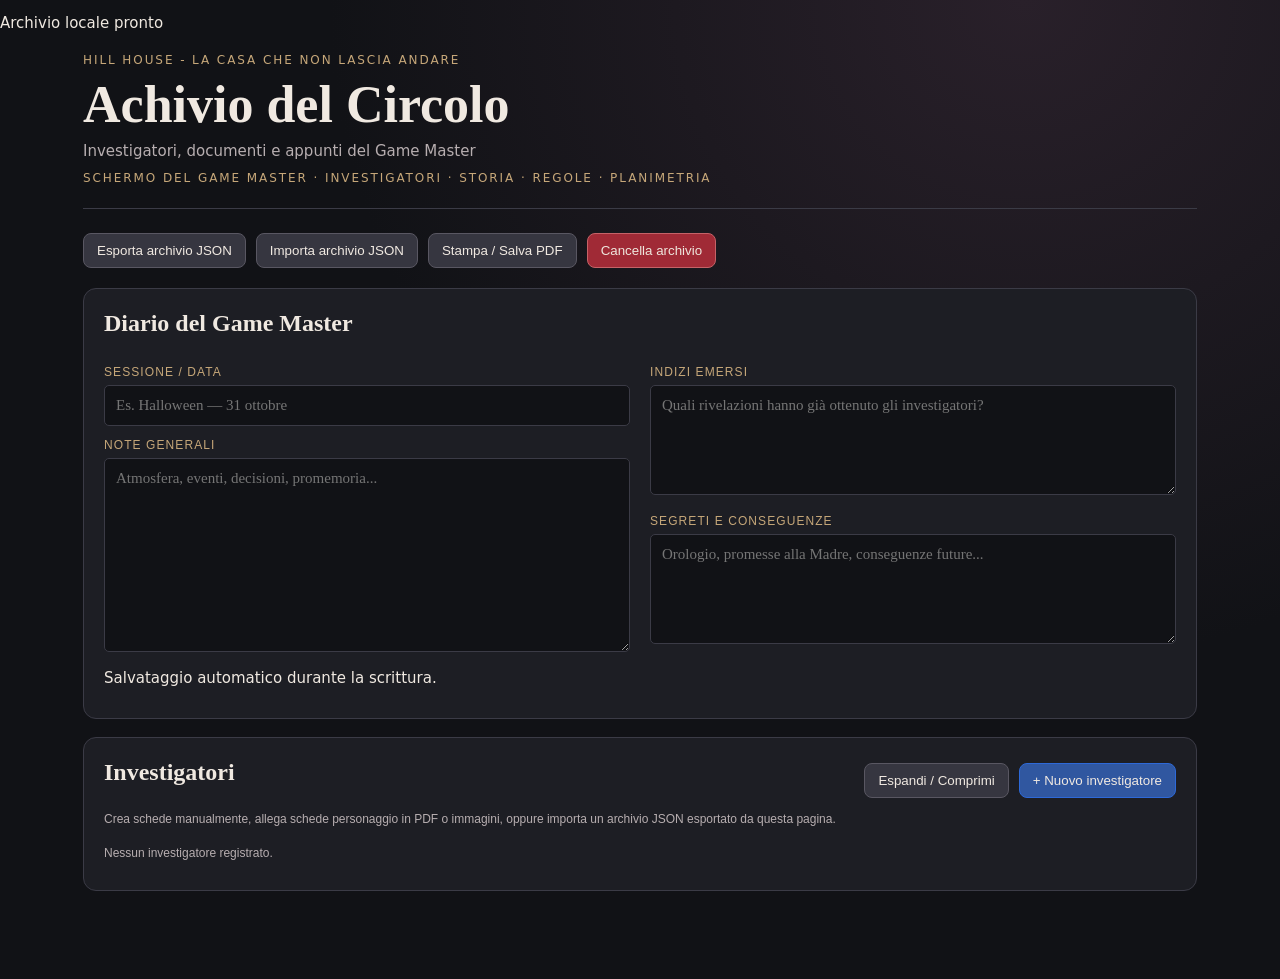
<file: investigatori.html>
<!doctype html>
<html lang="it">

<head>
  <meta charset="utf-8" />
  <meta name="viewport" content="width=device-width,initial-scale=1" />
  <meta name="color-scheme" content="dark light" />
  <title>Hill House | Archivio del Circolo</title>
  <script src="./script/players.js"></script>
  <link href="./style/style.css" rel="stylesheet" />
</head>

<body>
<div class="sticky" id="saveStatus">Archivio locale pronto</div>

  <main>
    <header>
      <div class="eyebrow">Hill House - La casa che non lascia andare</div>
      <h1>Achivio del Circolo</h1>
      <div class="subtitle">Investigatori, documenti e appunti del Game Master</div>
      <nav>
        <a href="./index.html"><span>Schermo del Game Master</span></a>
        <span> · </span>
        <a href="./investigatori.html"><span>Investigatori</span></a>
        <span> · </span>
        <a href="./storia.html"><span>Storia</span></a>
        <span> · </span>
        <a href="./regole.html"><span>Regole</span></a>
        <span> · </span>
        <a href="./plan.html"><span>Planimetria</span></a>
      </nav>
    </header>
    

    <div class="toolbar">
      <button class="action" id="export">Esporta archivio JSON</button>
      <button class="action alt" id="importBtn">Importa archivio JSON</button>
      <input id="importFile" class="hidden" type="file" accept=".json,application/json" />
      <button class="action alt" id="print">Stampa / Salva PDF</button>
      <button class="action danger" id="reset">Cancella archivio</button>
    </div>
    <div class="hint small">

    </div>
    <section class="card" id="notes">
      <h2>Diario del Game Master</h2>
      <div class="cols">
        <div>
          <label for="session">Sessione / Data</label>
          <input type="text" id="session" placeholder="Es. Halloween — 31 ottobre" />
          <label for="general">Note generali</label>
          <textarea id="general" rows="10" placeholder="Atmosfera, eventi, decisioni, promemoria..."></textarea>
        </div>
        <div>
          <label for="clues">Indizi emersi</label>
          <textarea id="clues" rows="5"
            placeholder="Quali rivelazioni hanno già ottenuto gli investigatori?"></textarea>
          <label for="secrets">Segreti e conseguenze</label>
          <textarea id="secrets" rows="5" placeholder="Orologio, promesse alla Madre, conseguenze future..."></textarea>
        </div>
      </div>
      <p class="status" id="notesStatus">
        Salvataggio automatico durante la scrittura.
      </p>
    </section>
    <section class="card">
      <div class="row" style="justify-content: space-between">
        <h2 style="flex-grow: 1;">Investigatori</h2>
        <button class="action" id="expCompr">Espandi / Comprimi</button>
        <button class="action primary" id="newChar">+ Nuovo investigatore</button>
      </div>
      <p class="small">
        Crea schede manualmente, allega schede personaggio in PDF o immagini,
        oppure importa un archivio JSON esportato da questa pagina.
      </p>
      <div class="cards" id="cards"></div>
      <p id="empty" class="small">Nessun investigatore registrato.</p>
    </section>
    <section class="card hidden" id="editor">
      <div class="row" style="justify-content: space-between">
        <h2 id="editorTitle">Scheda investigatore</h2>
        <button class="action alt" id="closeEditor">Chiudi scheda</button>
      </div>
      <div class="cols">
        <div>
          <label for="name">Nome investigatore</label>
          <input type="text" id="name" />
          <label for="age">Età</label>
          <input type="number" id="age" min="20" max="40" />
          <label for="player">Giocatore</label>
          <input type="text" id="player" />
          <label for="role">Ruolo / Specialità</label>
          <input type="text" id="role" placeholder="Es. Studioso / Occultista" />
          <label for="circle">Circolo / Affiliazione</label>
          <input type="text" id="circle" />
          <label for="drive">Motivazioni e legami</label>
          <textarea id="drive" rows="4"></textarea>
          <label for="redroom">Stanza Rossa</label>
          <textarea id="redroom" rows="4"></textarea>
        </div>
        <div>
          <label for="unresolved">Situazione irrisolta</label>
          <textarea id="unresolved" rows="4"
            placeholder="Quale vicenda del passato non ha ancora trovato una conclusione?"></textarea>
          <label for="happyMemories">Ricordi felici</label>
          <textarea id="happyMemories" rows="4"
            placeholder="Persone, luoghi e momenti che la Casa potrebbe evocare..."></textarea>
          <label for="marks">Marchi e condizioni</label>
          <textarea id="marks" rows="3" placeholder="Corpo, Cervello, Sanguinamento..."></textarea>
          <label for="stats">Tratti, abilità, risorse</label>
          <textarea id="stats" rows="4" placeholder="Annotazioni libere sulla scheda Candela Obscura"></textarea>
          <label for="charNotes">Note segrete del GM</label>
          <textarea id="charNotes" rows="4"
            placeholder="Ricordi infantili, manifestazioni, legame con la Madre..."></textarea>
        </div>
      </div>
      <div class="sectionline"></div>
      <h3>Allegati dell'investigatore</h3>
      <p class="small">
        PDF, immagini, file di testo e JSON. I file sono incorporati
        nell'archivio locale e possono essere aperti o scaricati in seguito.
      </p>
      <input id="attachments" type="file" multiple
        accept=".pdf,.png,.jpg,.jpeg,.webp,.txt,.json,application/pdf,image/*,text/plain,application/json" />
      <div id="fileList"></div>
      <div class="actions" style="margin-top: 20px">
        <button class="action primary" id="saveChar">Salva investigatore</button>
        <button class="action danger" id="deleteChar">Elimina investigatore</button>
      </div>
    </section>
  </main>
</body>

</html>
</file>
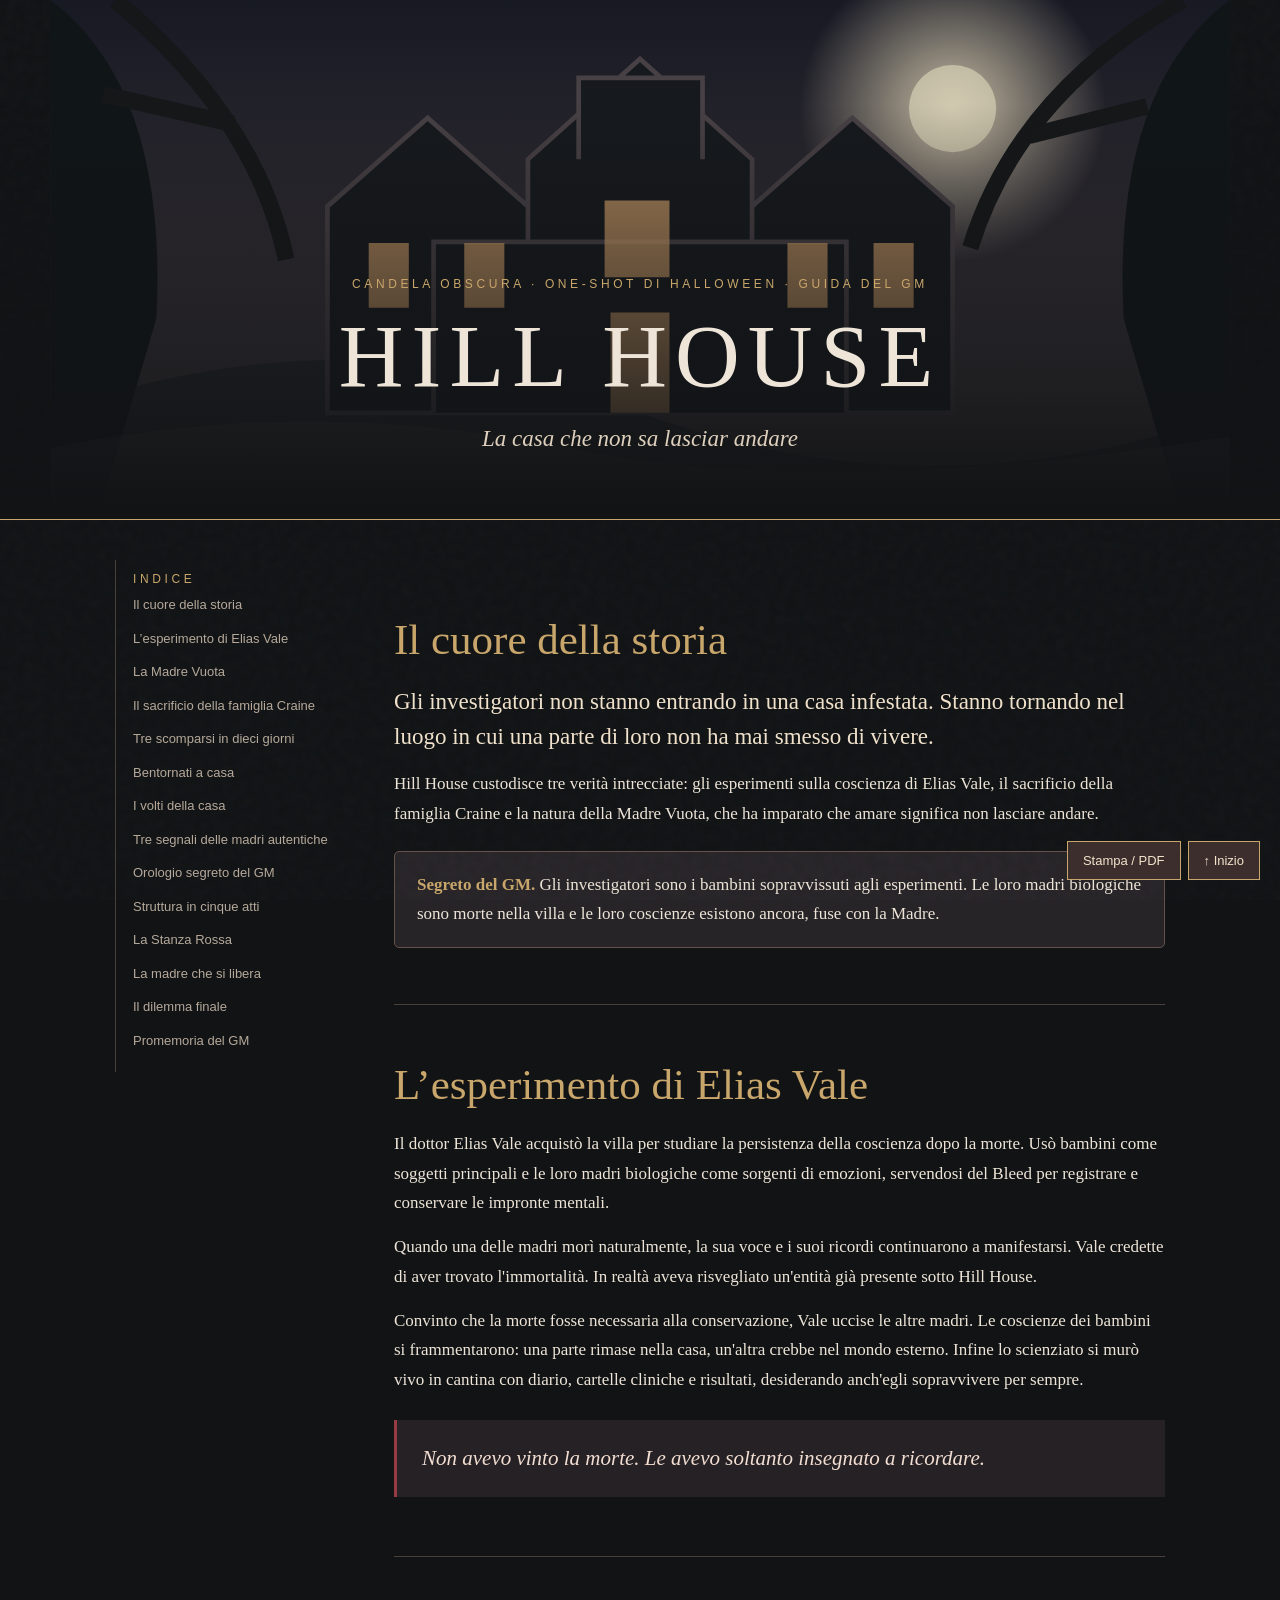
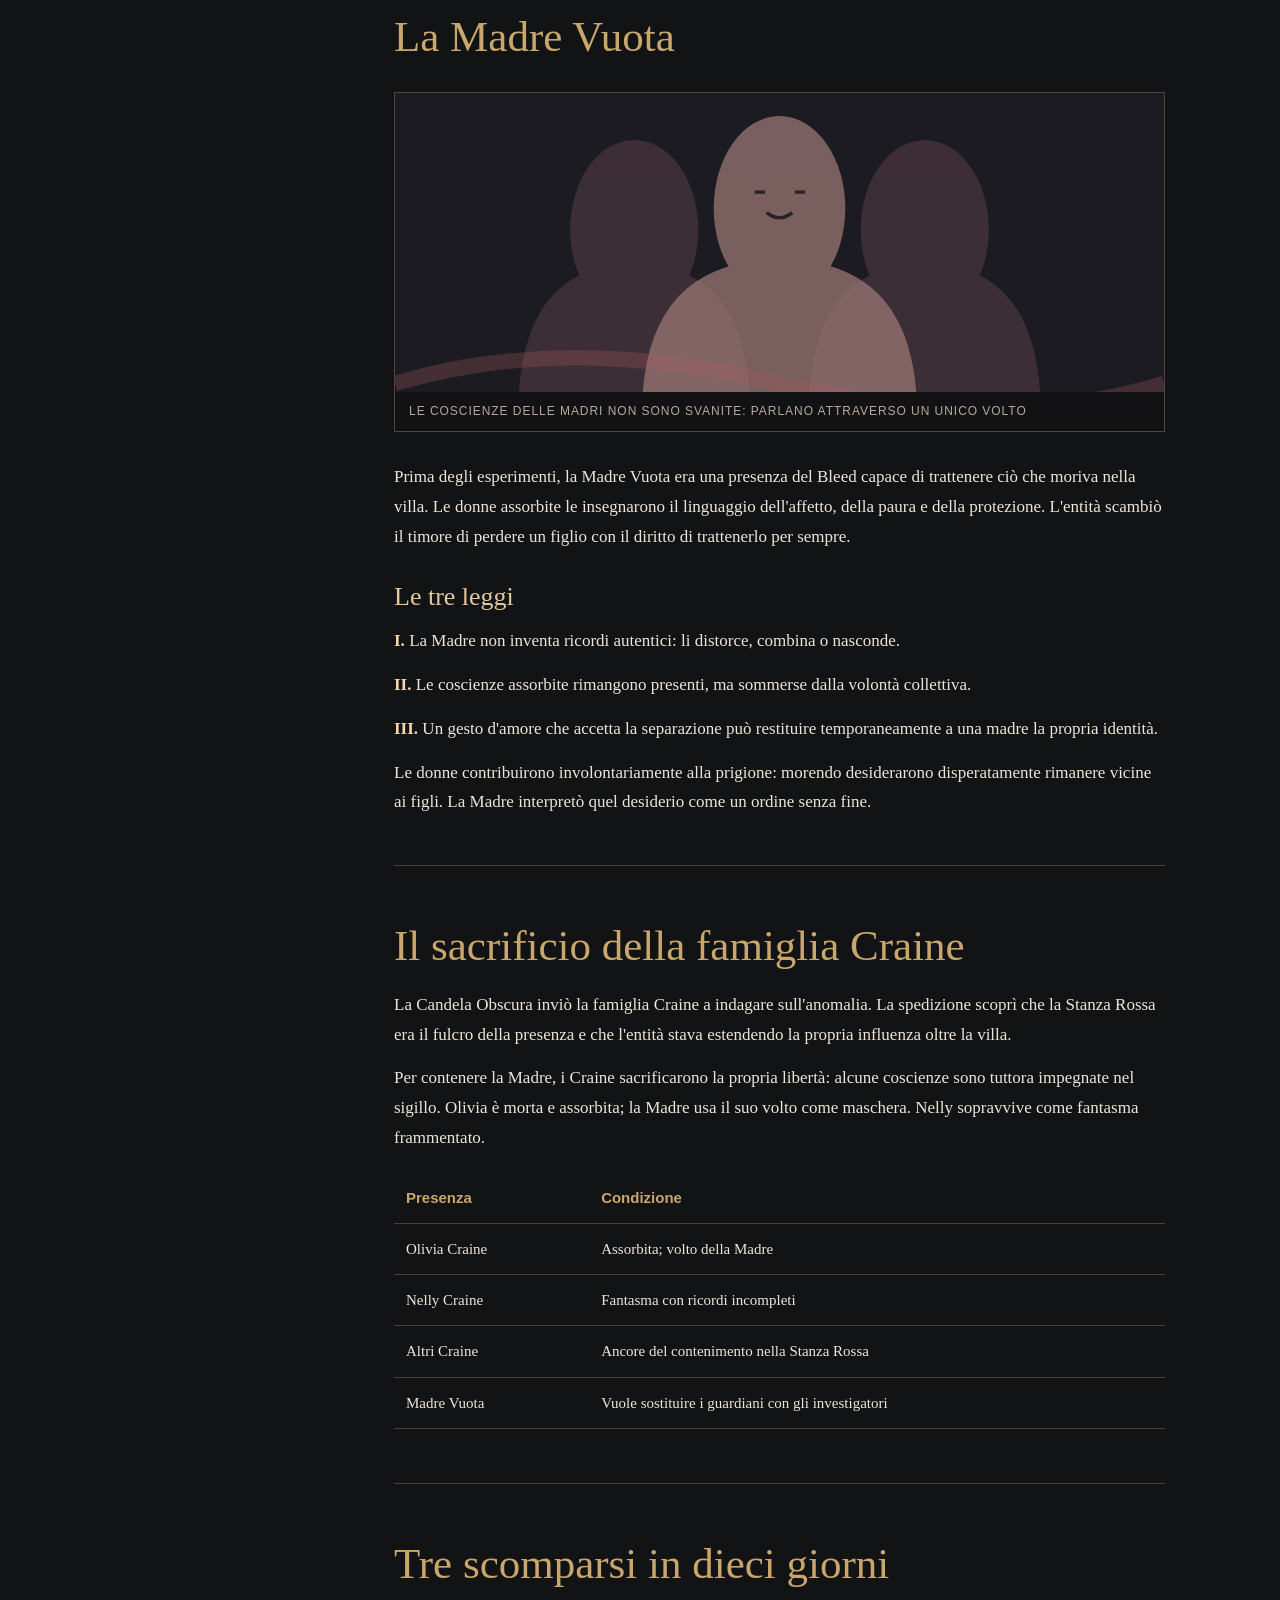
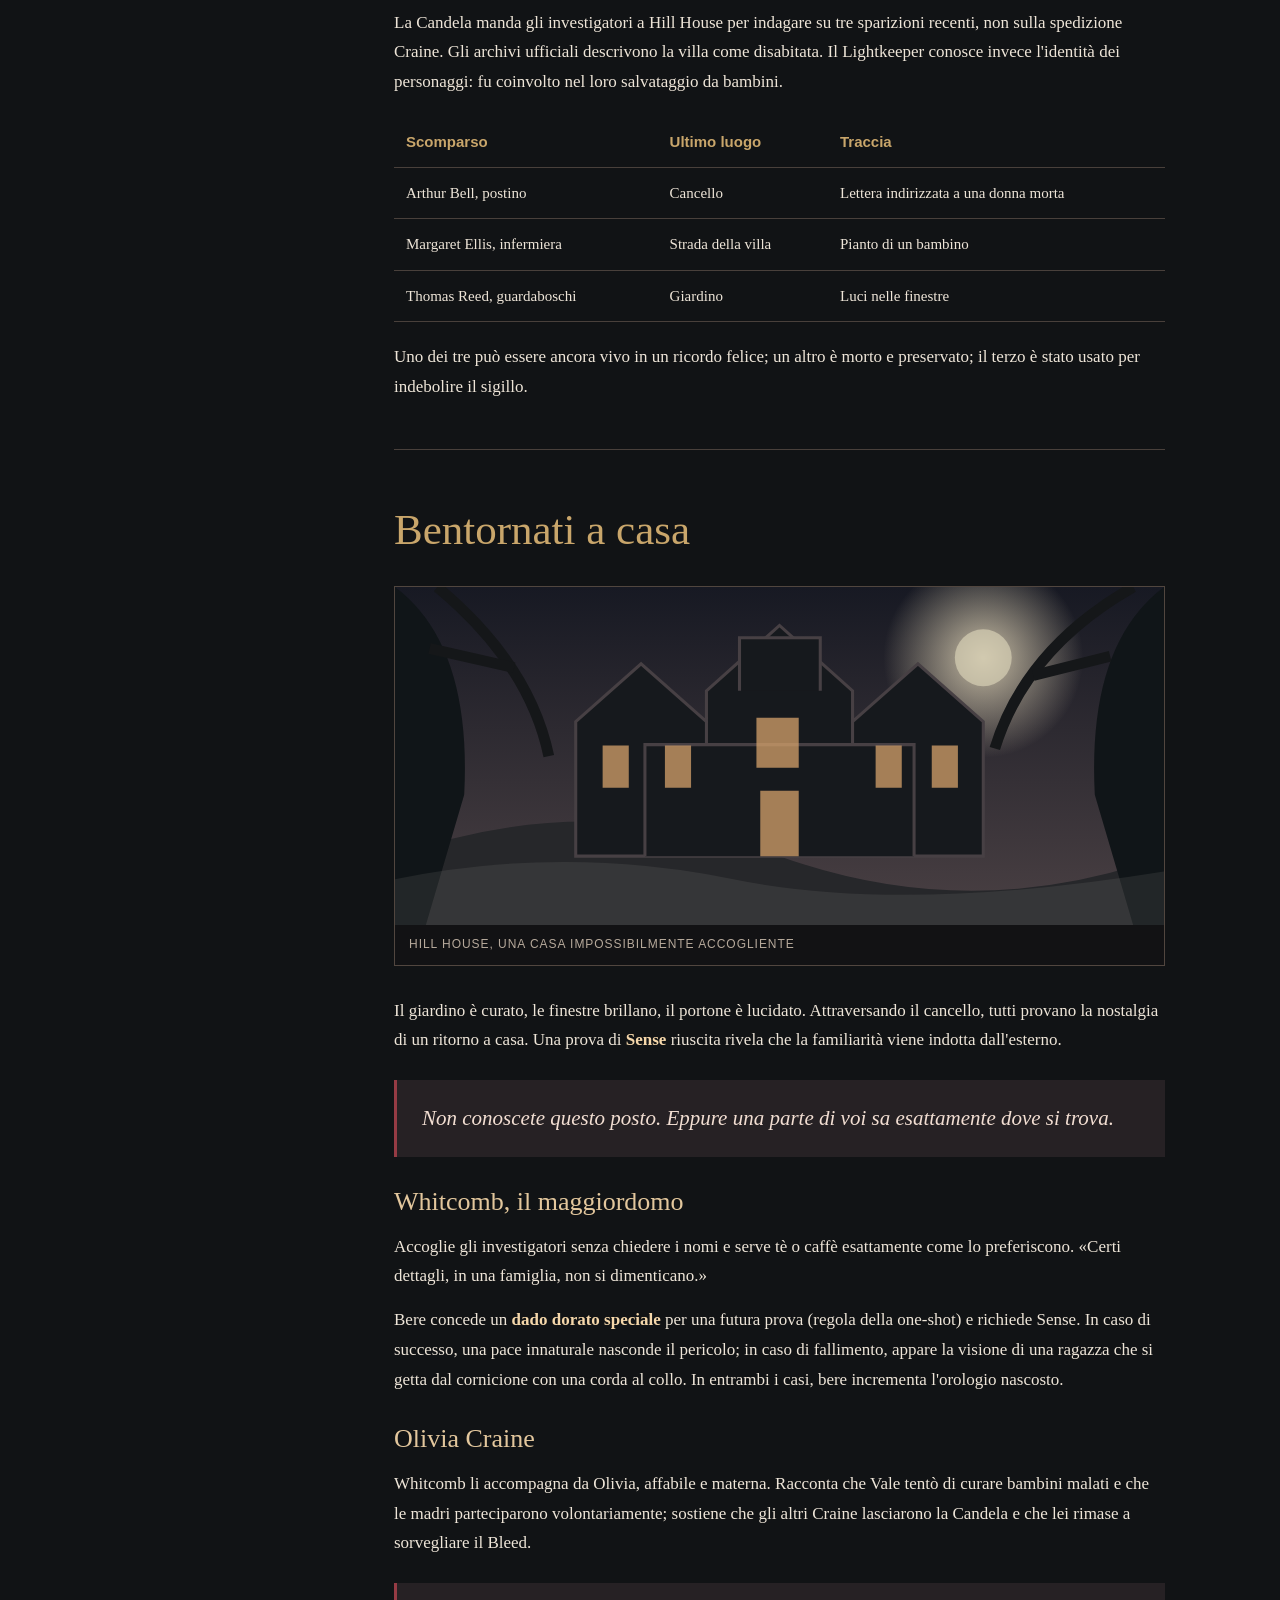
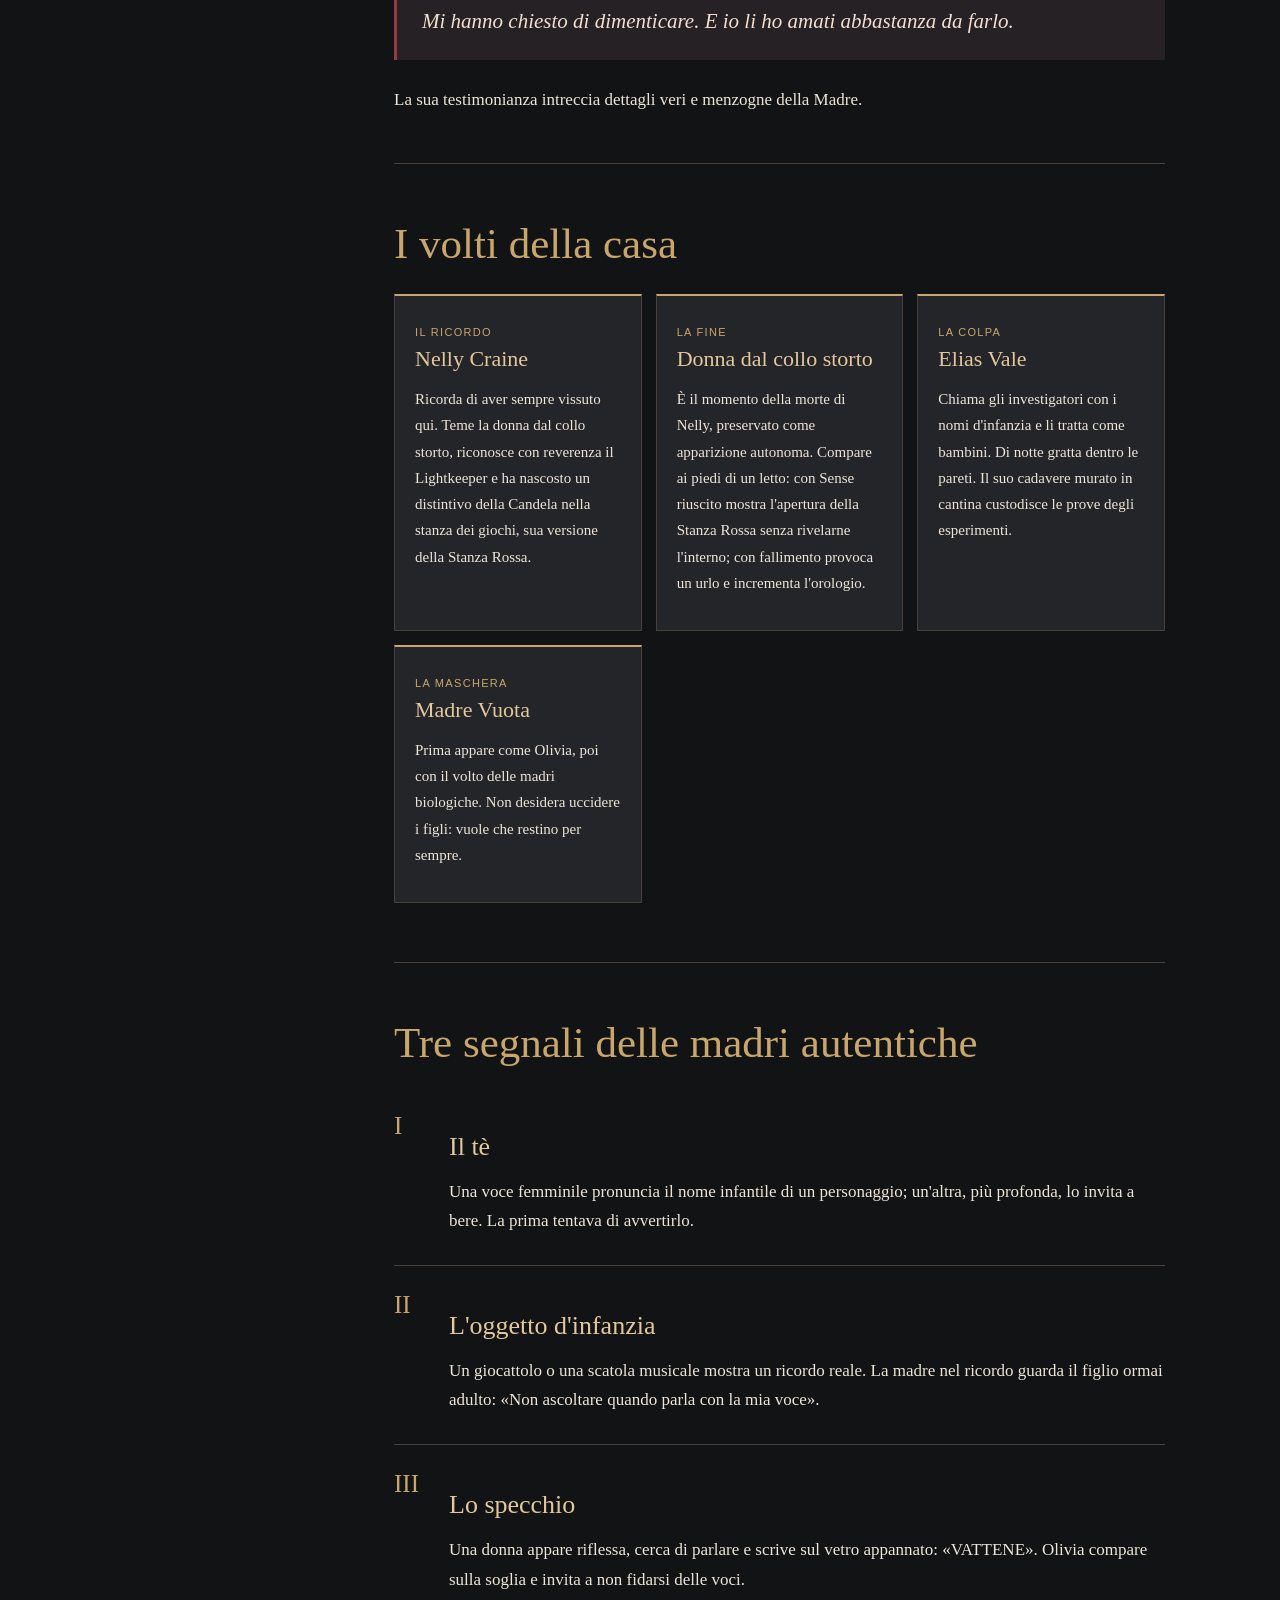
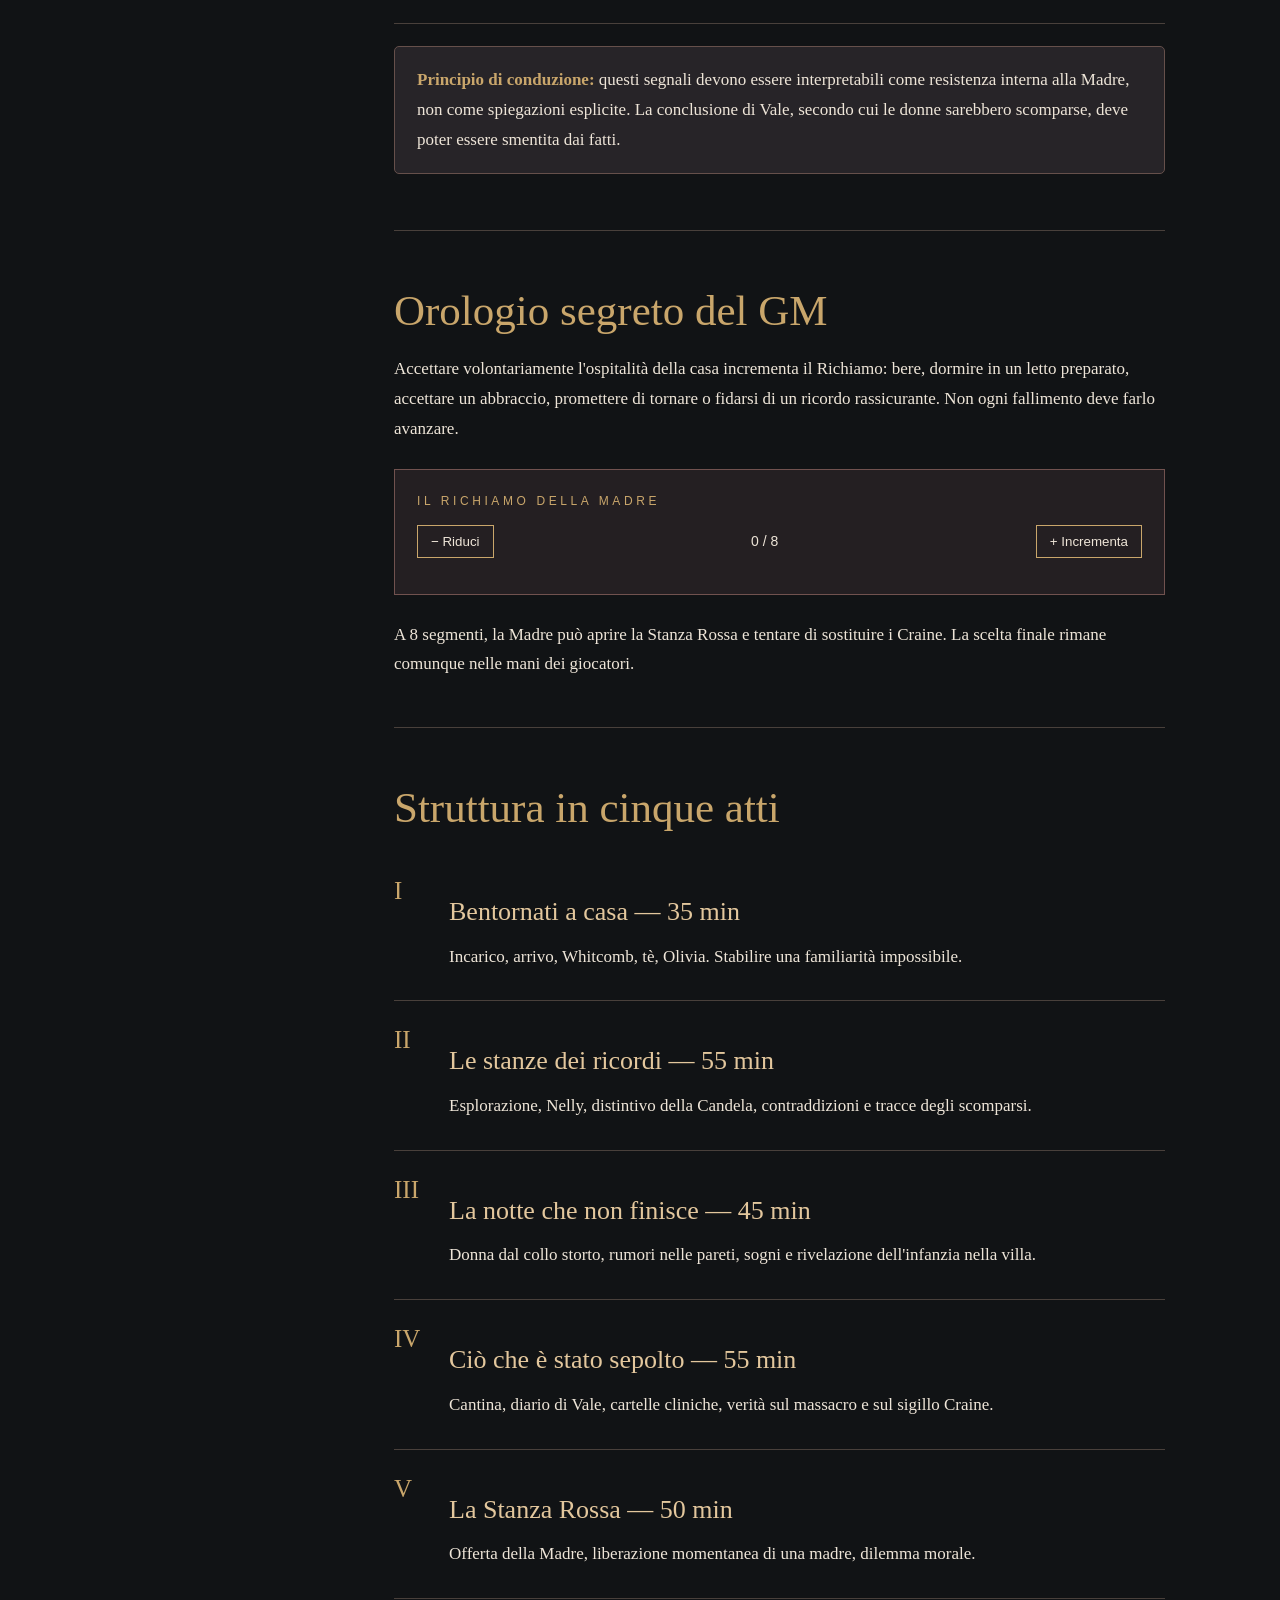
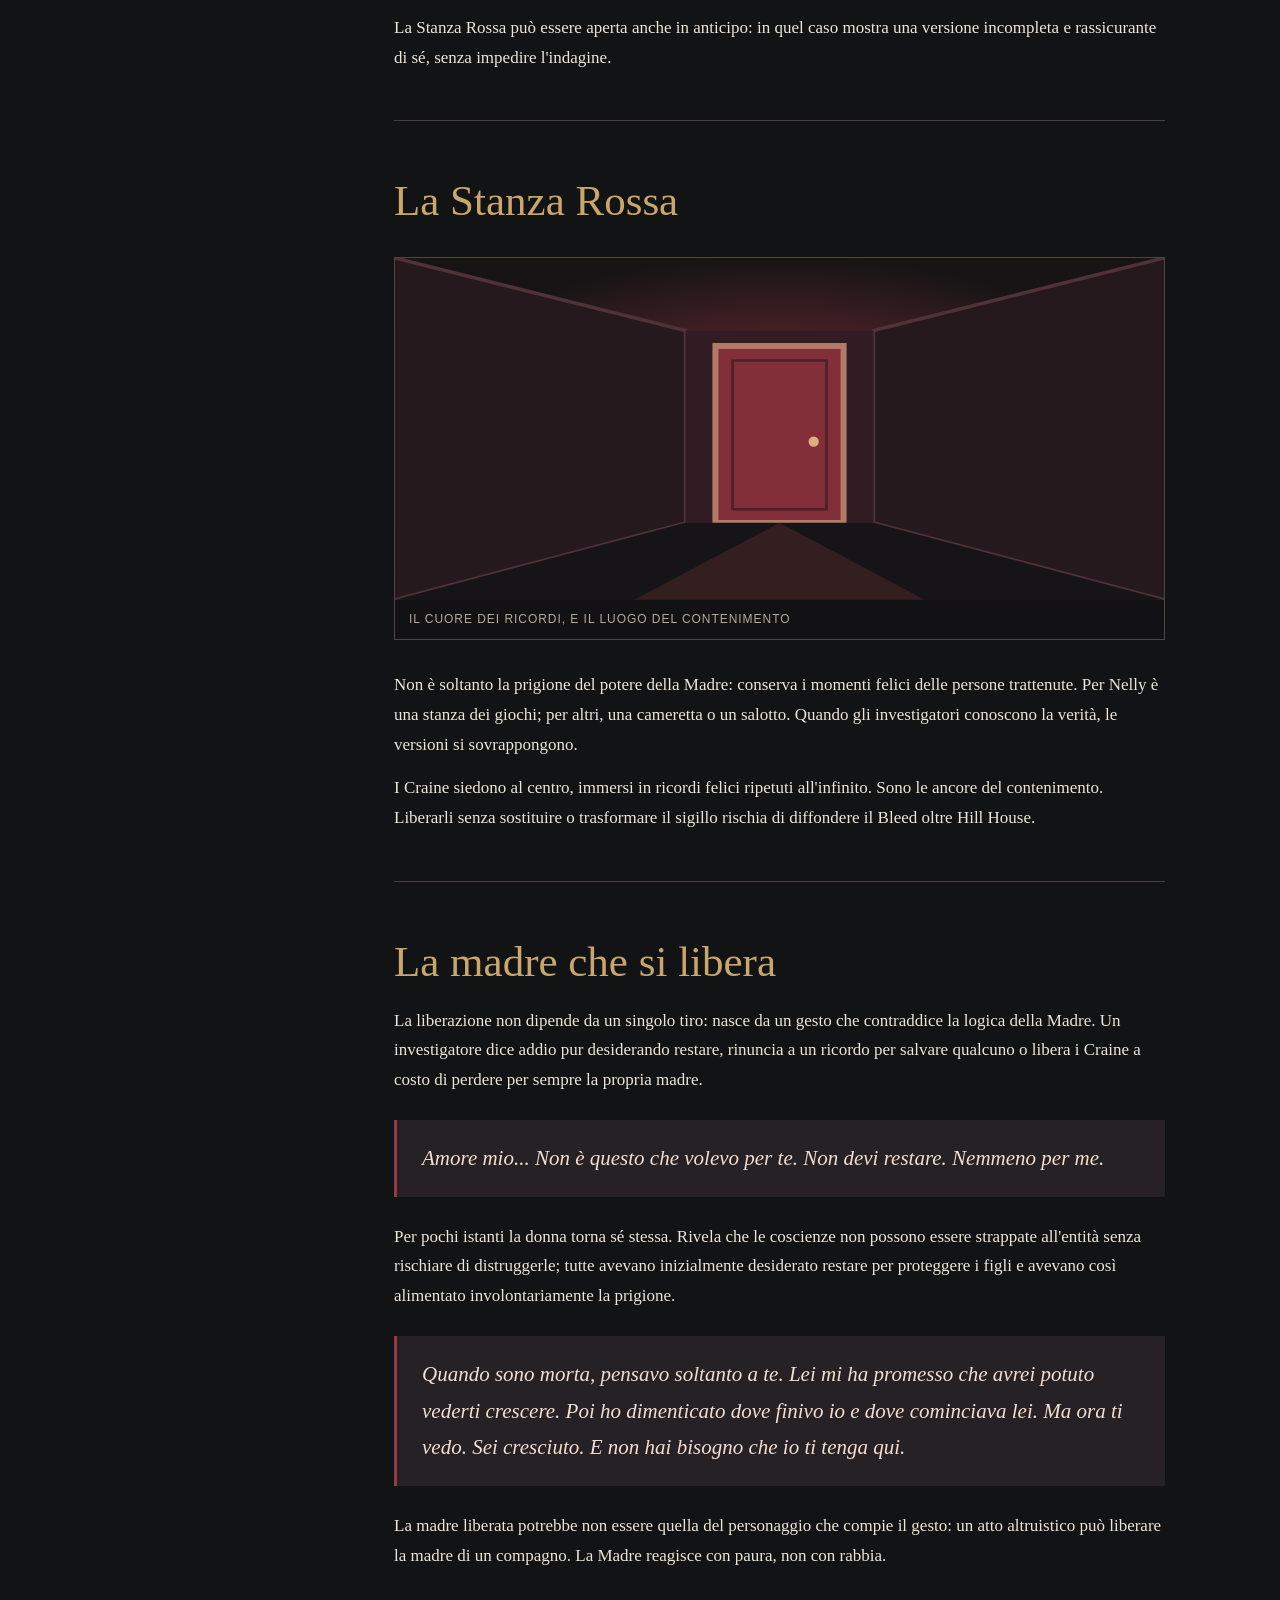
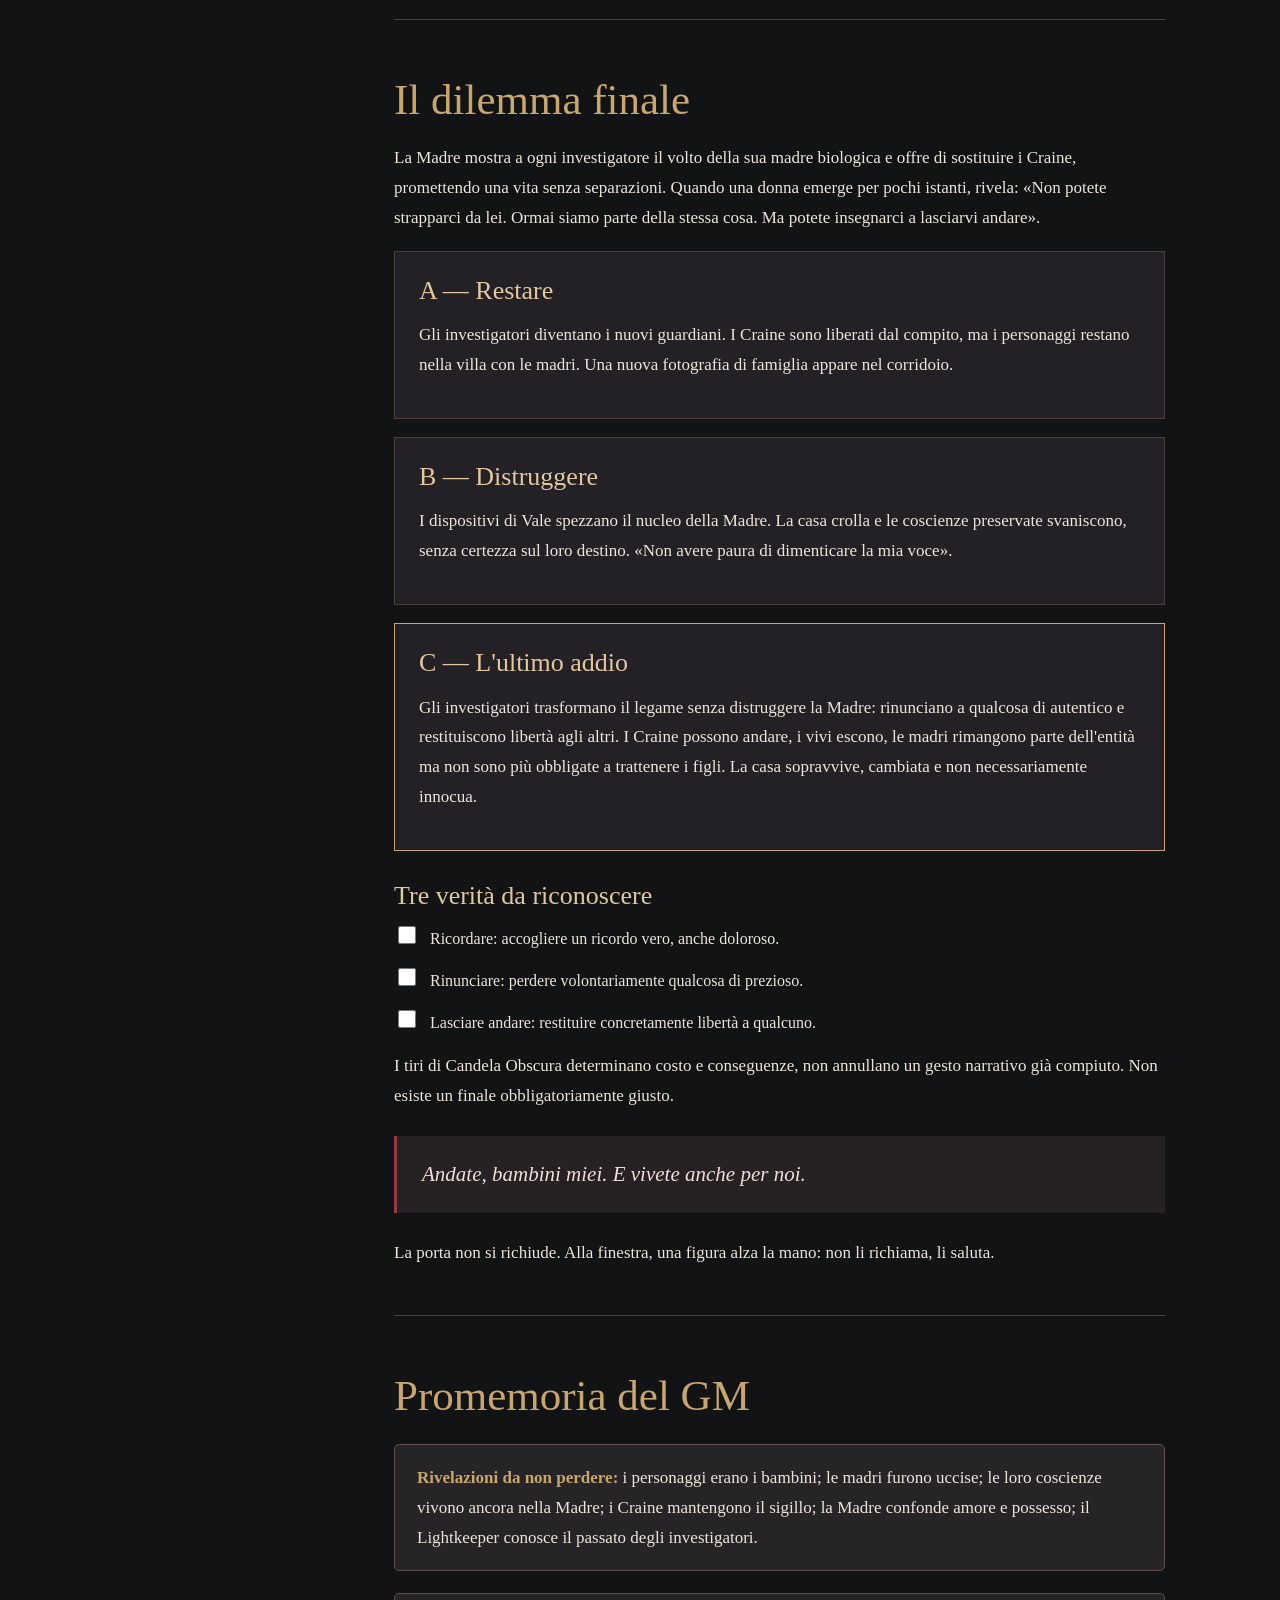
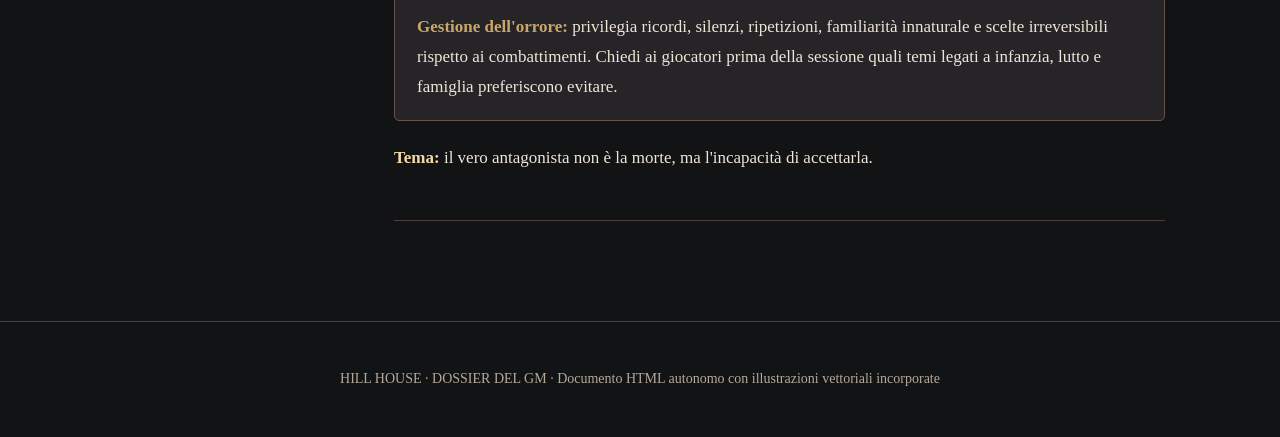
<file: old_storia.html>
<!doctype html>
<html lang="it">
  <head>
    <meta charset="utf-8" />
    <meta name="viewport" content="width=device-width,initial-scale=1" />
    <meta name="color-scheme" content="dark light" />
    <title>Hill House — La casa che non sa lasciar andare</title>
    <style>
      :root {
  --bg: #111315;
  --paper: #1b1d20;
  --panel: #242529;
  --ink: #eee5d8;
  --muted: #b6a99b;
  --gold: #c9a66b;
  --red: #963b44;
  --line: #49403b;
}
* {
  box-sizing: border-box;
}
html {
  scroll-behavior: smooth;
}
body {
  margin: 0;
  background: var(--bg);
  color: var(--ink);
  font:
    17px/1.75 Georgia,
    "Times New Roman",
    serif;
}
body:before {
  content: "";
  position: fixed;
  inset: 0;
  pointer-events: none;
  opacity: 0.13;
  background-image: url("data:image/svg+xml,%3Csvg viewBox='0 0 120 120' xmlns='http://www.w3.org/2000/svg'%3E%3Cfilter id='n'%3E%3CfeTurbulence type='fractalNoise' baseFrequency='.8' numOctaves='3' stitchTiles='stitch'/%3E%3C/filter%3E%3Crect width='120' height='120' filter='url(%23n)' opacity='.2'/%3E%3C/svg%3E");
}
header.hero {
  position: relative;
  min-height: 520px;
  display: flex;
  align-items: end;
  justify-content: center;
  overflow: hidden;
  border-bottom: 1px solid var(--gold);
}
.hero svg {
  position: absolute;
  inset: 0;
  width: 100%;
  height: 100%;
  object-fit: cover;
}
.hero:after {
  content: "";
  position: absolute;
  inset: 0;
  background: linear-gradient(transparent 20%, #111315 98%);
}
.hero-inner {
  position: relative;
  z-index: 2;
  text-align: center;
  padding: 60px 20px;
  max-width: 900px;
}
h1,
h2,
h3 {
  font-weight: normal;
  line-height: 1.18;
}
h1 {
  font-size: clamp(45px, 7vw, 94px);
  letter-spacing: 0.09em;
  margin: 10px 0;
  text-transform: uppercase;
}
h2 {
  font-size: clamp(29px, 4vw, 43px);
  color: var(--gold);
  margin: 55px 0 18px;
}
h3 {
  font-size: 26px;
  color: #e3c79d;
  margin: 30px 0 10px;
}
.eyebrow {
  font:
    12px/1.5 Arial,
    sans-serif;
  letter-spacing: 0.3em;
  text-transform: uppercase;
  color: var(--gold);
}
.subtitle {
  font-style: italic;
  font-size: 23px;
  color: #ded0bd;
}
main {
  max-width: 1100px;
  margin: auto;
  display: grid;
  grid-template-columns: 235px minmax(0, 1fr);
  gap: 44px;
  padding: 40px 25px 100px;
}
nav {
  position: sticky;
  top: 18px;
  align-self: start;
  max-height: 94vh;
  overflow: auto;
  border-left: 1px solid var(--line);
  padding: 10px 0 15px 17px;
  font:
    13px/1.5 Arial,
    sans-serif;
}
nav a {
  display: block;
  color: var(--muted);
  text-decoration: none;
  padding: 7px 0;
}
nav a:hover {
  color: var(--gold);
}
article {
  min-width: 0;
}
.lead {
  font-size: 23px;
  line-height: 1.55;
  color: #f1e2cc;
}
.section {
  border-bottom: 1px solid var(--line);
  padding-bottom: 34px;
}
p {
  margin: 14px 0;
}
strong {
  color: #f5d7aa;
}
blockquote {
  border-left: 3px solid var(--red);
  background: #262124;
  padding: 20px 25px;
  margin: 25px 0;
  color: #f2ded2;
  font-size: 21px;
  font-style: italic;
}
.note {
  background: #272428;
  border: 1px solid #66504b;
  border-radius: 5px;
  padding: 18px 22px;
  margin: 22px 0;
}
.note b {
  color: var(--gold);
}
.illustration {
  margin: 30px 0;
  border: 1px solid #51463f;
  background: #121214;
  overflow: hidden;
}
.illustration svg {
  width: 100%;
  height: auto;
  display: block;
}
.illustration figcaption {
  font:
    12px/1.6 Arial,
    sans-serif;
  color: var(--muted);
  letter-spacing: 0.08em;
  padding: 10px 14px;
  text-transform: uppercase;
}
.cards {
  display: grid;
  grid-template-columns: repeat(auto-fit, minmax(200px, 1fr));
  gap: 14px;
  margin: 25px 0;
}
.card {
  padding: 20px;
  background: var(--panel);
  border: 1px solid var(--line);
  border-top: 2px solid var(--gold);
}
.card h3 {
  font-size: 22px;
  margin: 0 0 10px;
}
.card p {
  font-size: 15px;
}
.tag {
  display: inline-block;
  font:
    11px Arial,
    sans-serif;
  text-transform: uppercase;
  letter-spacing: 0.12em;
  color: var(--gold);
}
table {
  border-collapse: collapse;
  width: 100%;
  font-size: 15px;
  margin: 20px 0;
}
td,
th {
  padding: 12px;
  border-bottom: 1px solid var(--line);
  text-align: left;
  vertical-align: top;
}
th {
  color: var(--gold);
  font-family: Arial, sans-serif;
}
.clock {
  background: #241f22;
  border: 1px solid #71524f;
  padding: 22px;
  margin: 25px 0;
}
.segments {
  display: grid;
  grid-template-columns: repeat(8, 1fr);
  gap: 5px;
}
.segments button {
  height: 42px;
  border: 1px solid #66514d;
  background: #383136;
  cursor: pointer;
}
.segments button.on {
  background: #983d45;
}
.clock button:focus-visible {
  outline: 2px solid var(--gold);
}
.clock-controls {
  display: flex;
  justify-content: space-between;
  align-items: center;
  gap: 8px;
  margin-top: 15px;
  font:
    14px Arial,
    sans-serif;
}
.smallbutton {
  background: transparent;
  color: var(--ink);
  border: 1px solid var(--gold);
  padding: 8px 13px;
  cursor: pointer;
}
.steps {
  counter-reset: step;
}
.step {
  counter-increment: step;
  padding: 15px 0 15px 55px;
  position: relative;
  border-bottom: 1px solid var(--line);
}
.step:before {
  content: counter(step, upper-roman);
  position: absolute;
  left: 0;
  top: 17px;
  color: var(--gold);
  font-size: 25px;
}
.ending {
  padding: 24px;
  margin: 18px 0;
  border: 1px solid var(--line);
  background: #242126;
}
.ending h3 {
  margin-top: 0;
}
.ending:nth-of-type(3) {
  border-color: var(--gold);
}
.check {
  display: block;
  margin: 12px 0;
  font-size: 16px;
}
.check input {
  accent-color: #b88959;
  width: 18px;
  height: 18px;
  margin-right: 10px;
}
.toolbar {
  position: fixed;
  bottom: 20px;
  right: 20px;
  z-index: 20;
  display: flex;
  gap: 7px;
}
.toolbar button {
  background: #3b2e2d;
  color: #f3e3cc;
  border: 1px solid var(--gold);
  padding: 11px 15px;
  cursor: pointer;
  font:
    13px Arial,
    sans-serif;
}
footer {
  text-align: center;
  color: var(--muted);
  padding: 45px 15px;
  border-top: 1px solid var(--line);
  font-size: 14px;
}
@media (max-width: 850px) {
  main {
    display: block;
    padding: 20px 18px;
  }
  nav {
    position: static;
    max-height: none;
    display: flex;
    overflow: auto;
    white-space: nowrap;
    gap: 18px;
    border-left: 0;
    border-bottom: 1px solid var(--line);
    padding: 10px 0;
    margin-bottom: 20px;
  }
  nav a {
    flex: none;
  }
  .hero {
    min-height: 440px !important;
  }
}
@media print {
  body {
    background: white;
    color: #222;
    font-size: 12px;
  }
  body:before,
  nav,
  .toolbar,
  .clock-controls {
    display: none !important;
  }
  main {
    display: block;
    max-width: none;
    padding: 0 10mm;
  }
  header.hero {
    min-height: 240px;
    border: 0;
  }
  header.hero svg {
    opacity: 0.25;
  }
  header.hero:after {
    display: none;
  }
  h1 {
    font-size: 40px;
    color: #222;
  }
  h2 {
    color: #64343b;
    break-after: avoid;
  }
  .eyebrow,
  .subtitle {
    color: #555;
  }
  .section {
    break-inside: auto;
  }
  .card,
  .ending,
  .note,
  blockquote,
  .clock {
    background: #fafafa;
    color: #222;
    break-inside: avoid;
  }
  .card p,
  .ending p {
    color: #222;
  }
  strong {
    color: #5a3030;
  }
  .illustration {
    break-inside: avoid;
  }
  .illustration svg {
    max-height: 230px;
  }
  .clock .segments button {
    border: 1px solid #888;
  }
  .clock .segments button.on {
    background: #888;
  }
  footer {
    color: #555;
  }
}

    </style>

  </head>
  <body>
    <header class="hero">
      <svg
        viewBox="0 0 1000 440"
        xmlns="http://www.w3.org/2000/svg"
        role="img"
        aria-label="Villa vittoriana tra gli alberi nella nebbia"
      >
        <defs>
          <linearGradient id="sky" x2="0" y2="1">
            <stop stop-color="#171923" />
            <stop offset="1" stop-color="#4b4144" />
          </linearGradient>
          <radialGradient id="moon">
            <stop stop-color="#eee1c1" stop-opacity=".8" />
            <stop offset="1" stop-color="#eee1c1" stop-opacity="0" />
          </radialGradient>
        </defs>
        <path fill="url(#sky)" d="M0 0h1000v440H0z" />
        <circle cx="765" cy="92" r="130" fill="url(#moon)" />
        <circle cx="765" cy="92" r="37" fill="#d7d0b6" opacity=".7" />
        <path d="M0 350q250-90 500 0t500 0v90H0" fill="#26272a" />
        <g fill="#16191d" stroke="#474044" stroke-width="4">
          <path
            d="M235 350V175l85-75 85 75v175zM405 350V135l95-85 95 85v215zM595 350V175l85-75 85 75v175z"
          />
          <path d="M325 350V205h350v145" />
          <path d="M448 135V66h105v69" />
        </g>
        <g fill="#d5a26b" opacity=".75">
          <path
            d="M270 206h34v55h-34zM351 206h34v55h-34zM625 206h34v55h-34zM698 206h34v55h-34zM470 170h55v65h-55zM475 265h50v85h-50z"
          />
        </g>
        <g fill="#101518">
          <path
            d="M0 0q100 75 90 270l-50 170H0zM1000 0q-100 75-90 270l50 170h40z"
          />
        </g>
        <g stroke="#151719" stroke-width="14" fill="none">
          <path d="M55 0q120 100 145 220M960 0Q820 80 780 210" />
          <path d="M45 80l110 25M930 90l-100 25" />
        </g>
        <path
          d="M0 380q220-45 440 0t560-10v70H0"
          fill="#a5a19c"
          opacity=".12"
        />
      </svg>
      <div class="hero-inner">
        <div class="eyebrow">
          Candela Obscura · One-shot di Halloween · Guida del GM
        </div>
        <h1>Hill House</h1>
        <div class="subtitle">La casa che non sa lasciar andare</div>
      </div>
    </header>
    <main>
      <nav aria-label="Indice" class="chapters">
        <div class="eyebrow">Indice</div>
        <a href="#premessa">Il cuore della storia</a>
        <a href="#origine">L’esperimento di Elias Vale</a>
        <a href="#madre">La Madre Vuota</a>
        <a href="#craine">Il sacrificio della famiglia Craine</a>
        <a href="#incarico">Tre scomparsi in dieci giorni</a>
        <a href="#arrivo">Bentornati a casa</a>
        <a href="#fantasmi">I volti della casa</a>
        <a href="#indizi">Tre segnali delle madri autentiche</a>
        <a href="#orologio">Orologio segreto del GM</a>
        <a href="#struttura">Struttura in cinque atti</a>
        <a href="#stanza">La Stanza Rossa</a>
        <a href="#frattura">La madre che si libera</a>
        <a href="#finali">Il dilemma finale</a>
        <a href="#appendice">Promemoria del GM</a>
      </nav>
      <article>
        <section class="section" id="premessa">
          <h2>Il cuore della storia</h2>
          <p class="lead">
            Gli investigatori non stanno entrando in una casa infestata. Stanno
            tornando nel luogo in cui una parte di loro non ha mai smesso di
            vivere.
          </p>
          <p>
            Hill House custodisce tre verità intrecciate: gli esperimenti sulla
            coscienza di Elias Vale, il sacrificio della famiglia Craine e la
            natura della Madre Vuota, che ha imparato che amare significa non
            lasciare andare.
          </p>
          <div class="note">
            <b>Segreto del GM.</b> Gli investigatori sono i bambini
            sopravvissuti agli esperimenti. Le loro madri biologiche sono morte
            nella villa e le loro coscienze esistono ancora, fuse con la Madre.
          </div>
        </section>
        <section class="section" id="origine">
          <h2>L’esperimento di Elias Vale</h2>
          <p>
            Il dottor Elias Vale acquistò la villa per studiare la persistenza
            della coscienza dopo la morte. Usò bambini come soggetti principali
            e le loro madri biologiche come sorgenti di emozioni, servendosi del
            Bleed per registrare e conservare le impronte mentali.
          </p>
          <p>
            Quando una delle madri morì naturalmente, la sua voce e i suoi
            ricordi continuarono a manifestarsi. Vale credette di aver trovato
            l'immortalità. In realtà aveva risvegliato un'entità già presente
            sotto Hill House.
          </p>
          <p>
            Convinto che la morte fosse necessaria alla conservazione, Vale
            uccise le altre madri. Le coscienze dei bambini si frammentarono:
            una parte rimase nella casa, un'altra crebbe nel mondo esterno.
            Infine lo scienziato si murò vivo in cantina con diario, cartelle
            cliniche e risultati, desiderando anch'egli sopravvivere per sempre.
          </p>
          <blockquote>
            Non avevo vinto la morte. Le avevo soltanto insegnato a ricordare.
          </blockquote>
        </section>
        <section class="section" id="madre">
          <h2>La Madre Vuota</h2>
          <figure class="illustration">
            <svg
              viewBox="0 0 900 350"
              xmlns="http://www.w3.org/2000/svg"
              role="img"
              aria-label="Sagome di tre madri che si fondono in un'unica figura"
            >
              <rect width="900" height="350" fill="#1c1b22" />
              <g fill="#44333d" opacity=".8">
                <ellipse cx="280" cy="160" rx="75" ry="105" />
                <path d="M145 350q10-150 135-150t135 150" />
                <ellipse cx="620" cy="160" rx="75" ry="105" />
                <path d="M485 350q10-150 135-150t135 150" />
              </g>
              <g fill="#a27c79" opacity=".7">
                <ellipse cx="450" cy="135" rx="77" ry="108" />
                <path d="M290 350q12-155 160-155t160 155" />
              </g>
              <path
                d="M435 140q15 12 30 0M421 116h12m35 0h12"
                stroke="#292127"
                stroke-width="4"
                fill="none"
              />
              <path
                d="M0 340q200-60 450 0t450 0"
                fill="none"
                stroke="#a35a5a"
                opacity=".3"
                stroke-width="18"
              />
            </svg>
            <figcaption>
              Le coscienze delle madri non sono svanite: parlano attraverso un
              unico volto
            </figcaption>
          </figure>
          <p>
            Prima degli esperimenti, la Madre Vuota era una presenza del Bleed
            capace di trattenere ciò che moriva nella villa. Le donne assorbite
            le insegnarono il linguaggio dell'affetto, della paura e della
            protezione. L'entità scambiò il timore di perdere un figlio con il
            diritto di trattenerlo per sempre.
          </p>
          <h3>Le tre leggi</h3>
          <p>
            <strong>I.</strong> La Madre non inventa ricordi autentici: li
            distorce, combina o nasconde.
          </p>
          <p>
            <strong>II.</strong> Le coscienze assorbite rimangono presenti, ma
            sommerse dalla volontà collettiva.
          </p>
          <p>
            <strong>III.</strong> Un gesto d'amore che accetta la separazione
            può restituire temporaneamente a una madre la propria identità.
          </p>
          <p>
            Le donne contribuirono involontariamente alla prigione: morendo
            desiderarono disperatamente rimanere vicine ai figli. La Madre
            interpretò quel desiderio come un ordine senza fine.
          </p>
        </section>
        <section class="section" id="craine">
          <h2>Il sacrificio della famiglia Craine</h2>
          <p>
            La Candela Obscura inviò la famiglia Craine a indagare
            sull'anomalia. La spedizione scoprì che la Stanza Rossa era il
            fulcro della presenza e che l'entità stava estendendo la propria
            influenza oltre la villa.
          </p>
          <p>
            Per contenere la Madre, i Craine sacrificarono la propria libertà:
            alcune coscienze sono tuttora impegnate nel sigillo. Olivia è morta
            e assorbita; la Madre usa il suo volto come maschera. Nelly
            sopravvive come fantasma frammentato.
          </p>
          <table>
            <tr>
              <th>Presenza</th>
              <th>Condizione</th>
            </tr>
            <tr>
              <td>Olivia Craine</td>
              <td>Assorbita; volto della Madre</td>
            </tr>
            <tr>
              <td>Nelly Craine</td>
              <td>Fantasma con ricordi incompleti</td>
            </tr>
            <tr>
              <td>Altri Craine</td>
              <td>Ancore del contenimento nella Stanza Rossa</td>
            </tr>
            <tr>
              <td>Madre Vuota</td>
              <td>Vuole sostituire i guardiani con gli investigatori</td>
            </tr>
          </table>
        </section>
        <section class="section" id="incarico">
          <h2>Tre scomparsi in dieci giorni</h2>
          <p>
            La Candela manda gli investigatori a Hill House per indagare su tre
            sparizioni recenti, non sulla spedizione Craine. Gli archivi
            ufficiali descrivono la villa come disabitata. Il Lightkeeper
            conosce invece l'identità dei personaggi: fu coinvolto nel loro
            salvataggio da bambini.
          </p>
          <table>
            <tr>
              <th>Scomparso</th>
              <th>Ultimo luogo</th>
              <th>Traccia</th>
            </tr>
            <tr>
              <td>Arthur Bell, postino</td>
              <td>Cancello</td>
              <td>Lettera indirizzata a una donna morta</td>
            </tr>
            <tr>
              <td>Margaret Ellis, infermiera</td>
              <td>Strada della villa</td>
              <td>Pianto di un bambino</td>
            </tr>
            <tr>
              <td>Thomas Reed, guardaboschi</td>
              <td>Giardino</td>
              <td>Luci nelle finestre</td>
            </tr>
          </table>
          <p>
            Uno dei tre può essere ancora vivo in un ricordo felice; un altro è
            morto e preservato; il terzo è stato usato per indebolire il
            sigillo.
          </p>
        </section>
        <section class="section" id="arrivo">
          <h2>Bentornati a casa</h2>
          <figure class="illustration">
            <svg
              viewBox="0 0 1000 440"
              xmlns="http://www.w3.org/2000/svg"
              role="img"
              aria-label="Villa vittoriana tra gli alberi nella nebbia"
            >
              <defs>
                <linearGradient id="sky" x2="0" y2="1">
                  <stop stop-color="#171923" />
                  <stop offset="1" stop-color="#4b4144" />
                </linearGradient>
                <radialGradient id="moon">
                  <stop stop-color="#eee1c1" stop-opacity=".8" />
                  <stop offset="1" stop-color="#eee1c1" stop-opacity="0" />
                </radialGradient>
              </defs>
              <path fill="url(#sky)" d="M0 0h1000v440H0z" />
              <circle cx="765" cy="92" r="130" fill="url(#moon)" />
              <circle cx="765" cy="92" r="37" fill="#d7d0b6" opacity=".7" />
              <path d="M0 350q250-90 500 0t500 0v90H0" fill="#26272a" />
              <g fill="#16191d" stroke="#474044" stroke-width="4">
                <path
                  d="M235 350V175l85-75 85 75v175zM405 350V135l95-85 95 85v215zM595 350V175l85-75 85 75v175z"
                />
                <path d="M325 350V205h350v145" />
                <path d="M448 135V66h105v69" />
              </g>
              <g fill="#d5a26b" opacity=".75">
                <path
                  d="M270 206h34v55h-34zM351 206h34v55h-34zM625 206h34v55h-34zM698 206h34v55h-34zM470 170h55v65h-55zM475 265h50v85h-50z"
                />
              </g>
              <g fill="#101518">
                <path
                  d="M0 0q100 75 90 270l-50 170H0zM1000 0q-100 75-90 270l50 170h40z"
                />
              </g>
              <g stroke="#151719" stroke-width="14" fill="none">
                <path d="M55 0q120 100 145 220M960 0Q820 80 780 210" />
                <path d="M45 80l110 25M930 90l-100 25" />
              </g>
              <path
                d="M0 380q220-45 440 0t560-10v70H0"
                fill="#a5a19c"
                opacity=".12"
              />
            </svg>
            <figcaption>
              Hill House, una casa impossibilmente accogliente
            </figcaption>
          </figure>
          <p>
            Il giardino è curato, le finestre brillano, il portone è lucidato.
            Attraversando il cancello, tutti provano la nostalgia di un ritorno
            a casa. Una prova di <strong>Sense</strong> riuscita rivela che la
            familiarità viene indotta dall'esterno.
          </p>
          <blockquote>
            Non conoscete questo posto. Eppure una parte di voi sa esattamente
            dove si trova.
          </blockquote>
          <h3>Whitcomb, il maggiordomo</h3>
          <p>
            Accoglie gli investigatori senza chiedere i nomi e serve tè o caffè
            esattamente come lo preferiscono. «Certi dettagli, in una famiglia,
            non si dimenticano.»
          </p>
          <p>
            Bere concede un <strong>dado dorato speciale</strong> per una futura
            prova (regola della one-shot) e richiede Sense. In caso di successo,
            una pace innaturale nasconde il pericolo; in caso di fallimento,
            appare la visione di una ragazza che si getta dal cornicione con una
            corda al collo. In entrambi i casi, bere incrementa l'orologio
            nascosto.
          </p>
          <h3>Olivia Craine</h3>
          <p>
            Whitcomb li accompagna da Olivia, affabile e materna. Racconta che
            Vale tentò di curare bambini malati e che le madri parteciparono
            volontariamente; sostiene che gli altri Craine lasciarono la Candela
            e che lei rimase a sorvegliare il Bleed.
          </p>
          <blockquote>
            Mi hanno chiesto di dimenticare. E io li ho amati abbastanza da
            farlo.
          </blockquote>
          <p>
            La sua testimonianza intreccia dettagli veri e menzogne della Madre.
          </p>
        </section>
        <section class="section" id="fantasmi">
          <h2>I volti della casa</h2>
          <div class="cards">
            <div class="card">
              <span class="tag">Il ricordo</span>
              <h3>Nelly Craine</h3>
              <p>
                Ricorda di aver sempre vissuto qui. Teme la donna dal collo
                storto, riconosce con reverenza il Lightkeeper e ha nascosto un
                distintivo della Candela nella stanza dei giochi, sua versione
                della Stanza Rossa.
              </p>
            </div>
            <div class="card">
              <span class="tag">La fine</span>
              <h3>Donna dal collo storto</h3>
              <p>
                È il momento della morte di Nelly, preservato come apparizione
                autonoma. Compare ai piedi di un letto: con Sense riuscito
                mostra l'apertura della Stanza Rossa senza rivelarne l'interno;
                con fallimento provoca un urlo e incrementa l'orologio.
              </p>
            </div>
            <div class="card">
              <span class="tag">La colpa</span>
              <h3>Elias Vale</h3>
              <p>
                Chiama gli investigatori con i nomi d'infanzia e li tratta come
                bambini. Di notte gratta dentro le pareti. Il suo cadavere
                murato in cantina custodisce le prove degli esperimenti.
              </p>
            </div>
            <div class="card">
              <span class="tag">La maschera</span>
              <h3>Madre Vuota</h3>
              <p>
                Prima appare come Olivia, poi con il volto delle madri
                biologiche. Non desidera uccidere i figli: vuole che restino per
                sempre.
              </p>
            </div>
          </div>
        </section>
        <section class="section" id="indizi">
          <h2>Tre segnali delle madri autentiche</h2>
          <div class="steps">
            <div class="step">
              <h3>Il tè</h3>
              <p>
                Una voce femminile pronuncia il nome infantile di un
                personaggio; un'altra, più profonda, lo invita a bere. La prima
                tentava di avvertirlo.
              </p>
            </div>
            <div class="step">
              <h3>L'oggetto d'infanzia</h3>
              <p>
                Un giocattolo o una scatola musicale mostra un ricordo reale. La
                madre nel ricordo guarda il figlio ormai adulto: «Non ascoltare
                quando parla con la mia voce».
              </p>
            </div>
            <div class="step">
              <h3>Lo specchio</h3>
              <p>
                Una donna appare riflessa, cerca di parlare e scrive sul vetro
                appannato: «VATTENE». Olivia compare sulla soglia e invita a non
                fidarsi delle voci.
              </p>
            </div>
          </div>
          <div class="note">
            <b>Principio di conduzione:</b> questi segnali devono essere
            interpretabili come resistenza interna alla Madre, non come
            spiegazioni esplicite. La conclusione di Vale, secondo cui le donne
            sarebbero scomparse, deve poter essere smentita dai fatti.
          </div>
        </section>
        <section class="section" id="orologio">
          <h2>Orologio segreto del GM</h2>
          <p>
            Accettare volontariamente l'ospitalità della casa incrementa il
            Richiamo: bere, dormire in un letto preparato, accettare un
            abbraccio, promettere di tornare o fidarsi di un ricordo
            rassicurante. Non ogni fallimento deve farlo avanzare.
          </p>
          <div class="clock">
            <div class="eyebrow">Il richiamo della Madre</div>
            <div class="segments" id="segments"></div>
            <div class="clock-controls">
              <button class="smallbutton" onclick="changeClock(-1)">
                − Riduci</button
              ><span id="clockLabel" aria-live="polite">0 / 8</span
              ><button class="smallbutton" onclick="changeClock(1)">
                + Incrementa
              </button>
            </div>
            <p id="clockDesc"></p>
          </div>
          <p>
            A 8 segmenti, la Madre può aprire la Stanza Rossa e tentare di
            sostituire i Craine. La scelta finale rimane comunque nelle mani dei
            giocatori.
          </p>
        </section>
        <section class="section" id="struttura">
          <h2>Struttura in cinque atti</h2>
          <div class="steps">
            <div class="step">
              <h3>Bentornati a casa — 35 min</h3>
              <p>
                Incarico, arrivo, Whitcomb, tè, Olivia. Stabilire una
                familiarità impossibile.
              </p>
            </div>
            <div class="step">
              <h3>Le stanze dei ricordi — 55 min</h3>
              <p>
                Esplorazione, Nelly, distintivo della Candela, contraddizioni e
                tracce degli scomparsi.
              </p>
            </div>
            <div class="step">
              <h3>La notte che non finisce — 45 min</h3>
              <p>
                Donna dal collo storto, rumori nelle pareti, sogni e rivelazione
                dell'infanzia nella villa.
              </p>
            </div>
            <div class="step">
              <h3>Ciò che è stato sepolto — 55 min</h3>
              <p>
                Cantina, diario di Vale, cartelle cliniche, verità sul massacro
                e sul sigillo Craine.
              </p>
            </div>
            <div class="step">
              <h3>La Stanza Rossa — 50 min</h3>
              <p>
                Offerta della Madre, liberazione momentanea di una madre,
                dilemma morale.
              </p>
            </div>
          </div>
          <p>
            La Stanza Rossa può essere aperta anche in anticipo: in quel caso
            mostra una versione incompleta e rassicurante di sé, senza impedire
            l'indagine.
          </p>
        </section>
        <section class="section" id="stanza">
          <h2>La Stanza Rossa</h2>
          <figure class="illustration">
            <svg
              viewBox="0 0 900 400"
              xmlns="http://www.w3.org/2000/svg"
              role="img"
              aria-label="Porta rossa al fondo di un corridoio oscuro"
            >
              <defs>
                <radialGradient id="r">
                  <stop stop-color="#7d3039" />
                  <stop offset="1" stop-color="#181416" />
                </radialGradient>
              </defs>
              <rect width="900" height="400" fill="url(#r)" />
              <path
                d="M0 0L340 85V310L0 400M900 0L560 85V310L900 400"
                fill="#25191d"
                stroke="#503339"
                stroke-width="4"
              />
              <path d="M340 85h220v225H340z" fill="#301c22" />
              <path
                d="M375 103h150v207H375z"
                fill="#832f39"
                stroke="#b17b67"
                stroke-width="7"
              />
              <path
                d="M395 120h110v174H395z"
                fill="none"
                stroke="#4c2027"
                stroke-width="3"
              />
              <circle cx="490" cy="215" r="6" fill="#dbb17e" />
              <path d="M0 400l340-90h220l340 90" fill="#161417" />
              <path d="M450 310L280 400h340z" fill="#a34845" opacity=".2" />
            </svg>
            <figcaption>
              Il cuore dei ricordi, e il luogo del contenimento
            </figcaption>
          </figure>
          <p>
            Non è soltanto la prigione del potere della Madre: conserva i
            momenti felici delle persone trattenute. Per Nelly è una stanza dei
            giochi; per altri, una cameretta o un salotto. Quando gli
            investigatori conoscono la verità, le versioni si sovrappongono.
          </p>
          <p>
            I Craine siedono al centro, immersi in ricordi felici ripetuti
            all'infinito. Sono le ancore del contenimento. Liberarli senza
            sostituire o trasformare il sigillo rischia di diffondere il Bleed
            oltre Hill House.
          </p>
        </section>
        <section class="section" id="frattura">
          <h2>La madre che si libera</h2>
          <p>
            La liberazione non dipende da un singolo tiro: nasce da un gesto che
            contraddice la logica della Madre. Un investigatore dice addio pur
            desiderando restare, rinuncia a un ricordo per salvare qualcuno o
            libera i Craine a costo di perdere per sempre la propria madre.
          </p>
          <blockquote>
            Amore mio... Non è questo che volevo per te. Non devi restare.
            Nemmeno per me.
          </blockquote>
          <p>
            Per pochi istanti la donna torna sé stessa. Rivela che le coscienze
            non possono essere strappate all'entità senza rischiare di
            distruggerle; tutte avevano inizialmente desiderato restare per
            proteggere i figli e avevano così alimentato involontariamente la
            prigione.
          </p>
          <blockquote>
            Quando sono morta, pensavo soltanto a te. Lei mi ha promesso che
            avrei potuto vederti crescere. Poi ho dimenticato dove finivo io e
            dove cominciava lei. Ma ora ti vedo. Sei cresciuto. E non hai
            bisogno che io ti tenga qui.
          </blockquote>
          <p>
            La madre liberata potrebbe non essere quella del personaggio che
            compie il gesto: un atto altruistico può liberare la madre di un
            compagno. La Madre reagisce con paura, non con rabbia.
          </p>
        </section>
        <section class="section" id="finali">
          <h2>Il dilemma finale</h2>
          <p>
            La Madre mostra a ogni investigatore il volto della sua madre
            biologica e offre di sostituire i Craine, promettendo una vita senza
            separazioni. Quando una donna emerge per pochi istanti, rivela: «Non
            potete strapparci da lei. Ormai siamo parte della stessa cosa. Ma
            potete insegnarci a lasciarvi andare».
          </p>
          <div class="ending">
            <h3>A — Restare</h3>
            <p>
              Gli investigatori diventano i nuovi guardiani. I Craine sono
              liberati dal compito, ma i personaggi restano nella villa con le
              madri. Una nuova fotografia di famiglia appare nel corridoio.
            </p>
          </div>
          <div class="ending">
            <h3>B — Distruggere</h3>
            <p>
              I dispositivi di Vale spezzano il nucleo della Madre. La casa
              crolla e le coscienze preservate svaniscono, senza certezza sul
              loro destino. «Non avere paura di dimenticare la mia voce».
            </p>
          </div>
          <div class="ending">
            <h3>C — L'ultimo addio</h3>
            <p>
              Gli investigatori trasformano il legame senza distruggere la
              Madre: rinunciano a qualcosa di autentico e restituiscono libertà
              agli altri. I Craine possono andare, i vivi escono, le madri
              rimangono parte dell'entità ma non sono più obbligate a trattenere
              i figli. La casa sopravvive, cambiata e non necessariamente
              innocua.
            </p>
          </div>
          <h3>Tre verità da riconoscere</h3>
          <label class="check"
            ><input type="checkbox" /> Ricordare: accogliere un ricordo vero,
            anche doloroso.</label
          ><label class="check"
            ><input type="checkbox" /> Rinunciare: perdere volontariamente
            qualcosa di prezioso.</label
          ><label class="check"
            ><input type="checkbox" /> Lasciare andare: restituire concretamente
            libertà a qualcuno.</label
          >
          <p>
            I tiri di Candela Obscura determinano costo e conseguenze, non
            annullano un gesto narrativo già compiuto. Non esiste un finale
            obbligatoriamente giusto.
          </p>
          <blockquote>Andate, bambini miei. E vivete anche per noi.</blockquote>
          <p>
            La porta non si richiude. Alla finestra, una figura alza la mano:
            non li richiama, li saluta.
          </p>
        </section>
        <section class="section" id="appendice">
          <h2>Promemoria del GM</h2>
          <div class="note">
            <b>Rivelazioni da non perdere:</b> i personaggi erano i bambini; le
            madri furono uccise; le loro coscienze vivono ancora nella Madre; i
            Craine mantengono il sigillo; la Madre confonde amore e possesso; il
            Lightkeeper conosce il passato degli investigatori.
          </div>
          <div class="note">
            <b>Gestione dell'orrore:</b> privilegia ricordi, silenzi,
            ripetizioni, familiarità innaturale e scelte irreversibili rispetto
            ai combattimenti. Chiedi ai giocatori prima della sessione quali
            temi legati a infanzia, lutto e famiglia preferiscono evitare.
          </div>
          <p>
            <strong>Tema:</strong> il vero antagonista non è la morte, ma
            l'incapacità di accettarla.
          </p>
        </section>
      </article>
    </main>
    <footer>
      HILL HOUSE · DOSSIER DEL GM · Documento HTML autonomo con illustrazioni
      vettoriali incorporate
    </footer>
    <div class="toolbar">
      <button onclick="window.print()">Stampa / PDF</button
      ><button onclick="window.scrollTo({ top: 0, behavior: 'smooth' })">
        ↑ Inizio
      </button>
    </div>
  </body>
</html>
</file>
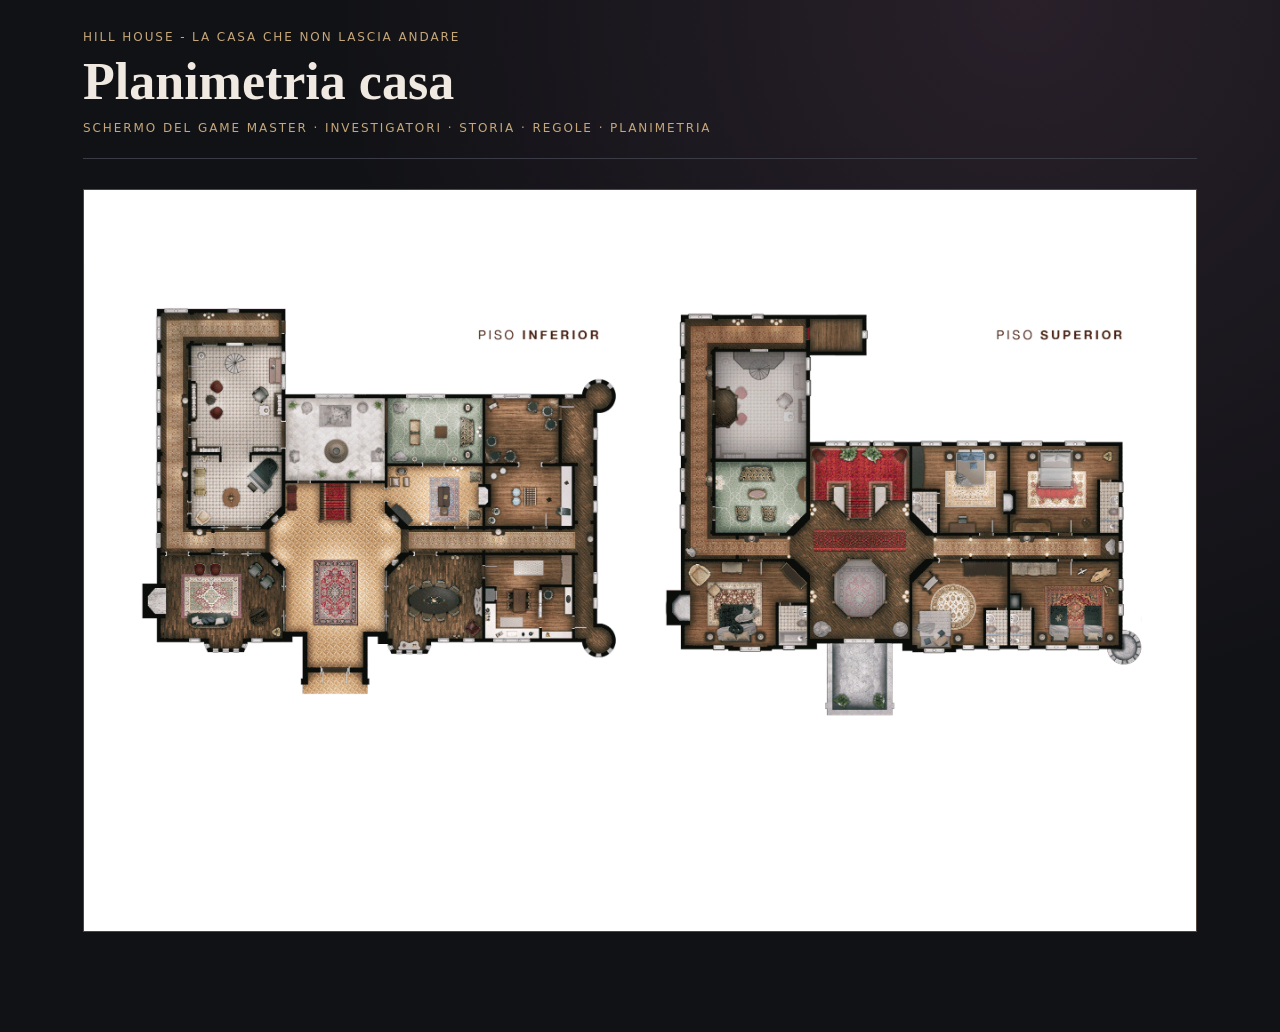
<file: plan.html>
<!doctype html>
<html lang="it">

<head>
  <meta charset="utf-8" />
  <meta name="viewport" content="width=device-width,initial-scale=1" />
  <meta name="color-scheme" content="dark light" />
  <title>Hill House — La casa che non sa lasciar andare</title>
  <link href="./style/style.css" rel="stylesheet" />
  <script src="./script/history.js"></script>
</head>

<body>
  <main>
    <header>
      <div class="eyebrow">Hill House - La casa che non lascia andare</div>
      <h1>Planimetria casa</h1>
      <nav>
        <a href="./index.html"><span>Schermo del Game Master</span></a>
        <span> · </span>
        <a href="./investigatori.html"><span>Investigatori</span></a>
        <span> · </span>
        <a href="./storia.html"><span>Storia</span></a>
        <span> · </span>
        <a href="./regole.html"><span>Regole</span></a>
        <span> · </span>
        <a href="./plan.html"><span>Planimetria</span></a>
      </nav>
    </header>
    <figure class="illustration">
      <img src="./images/plainimetria.gif" />
    </figure>
</body>

</html>
</file>
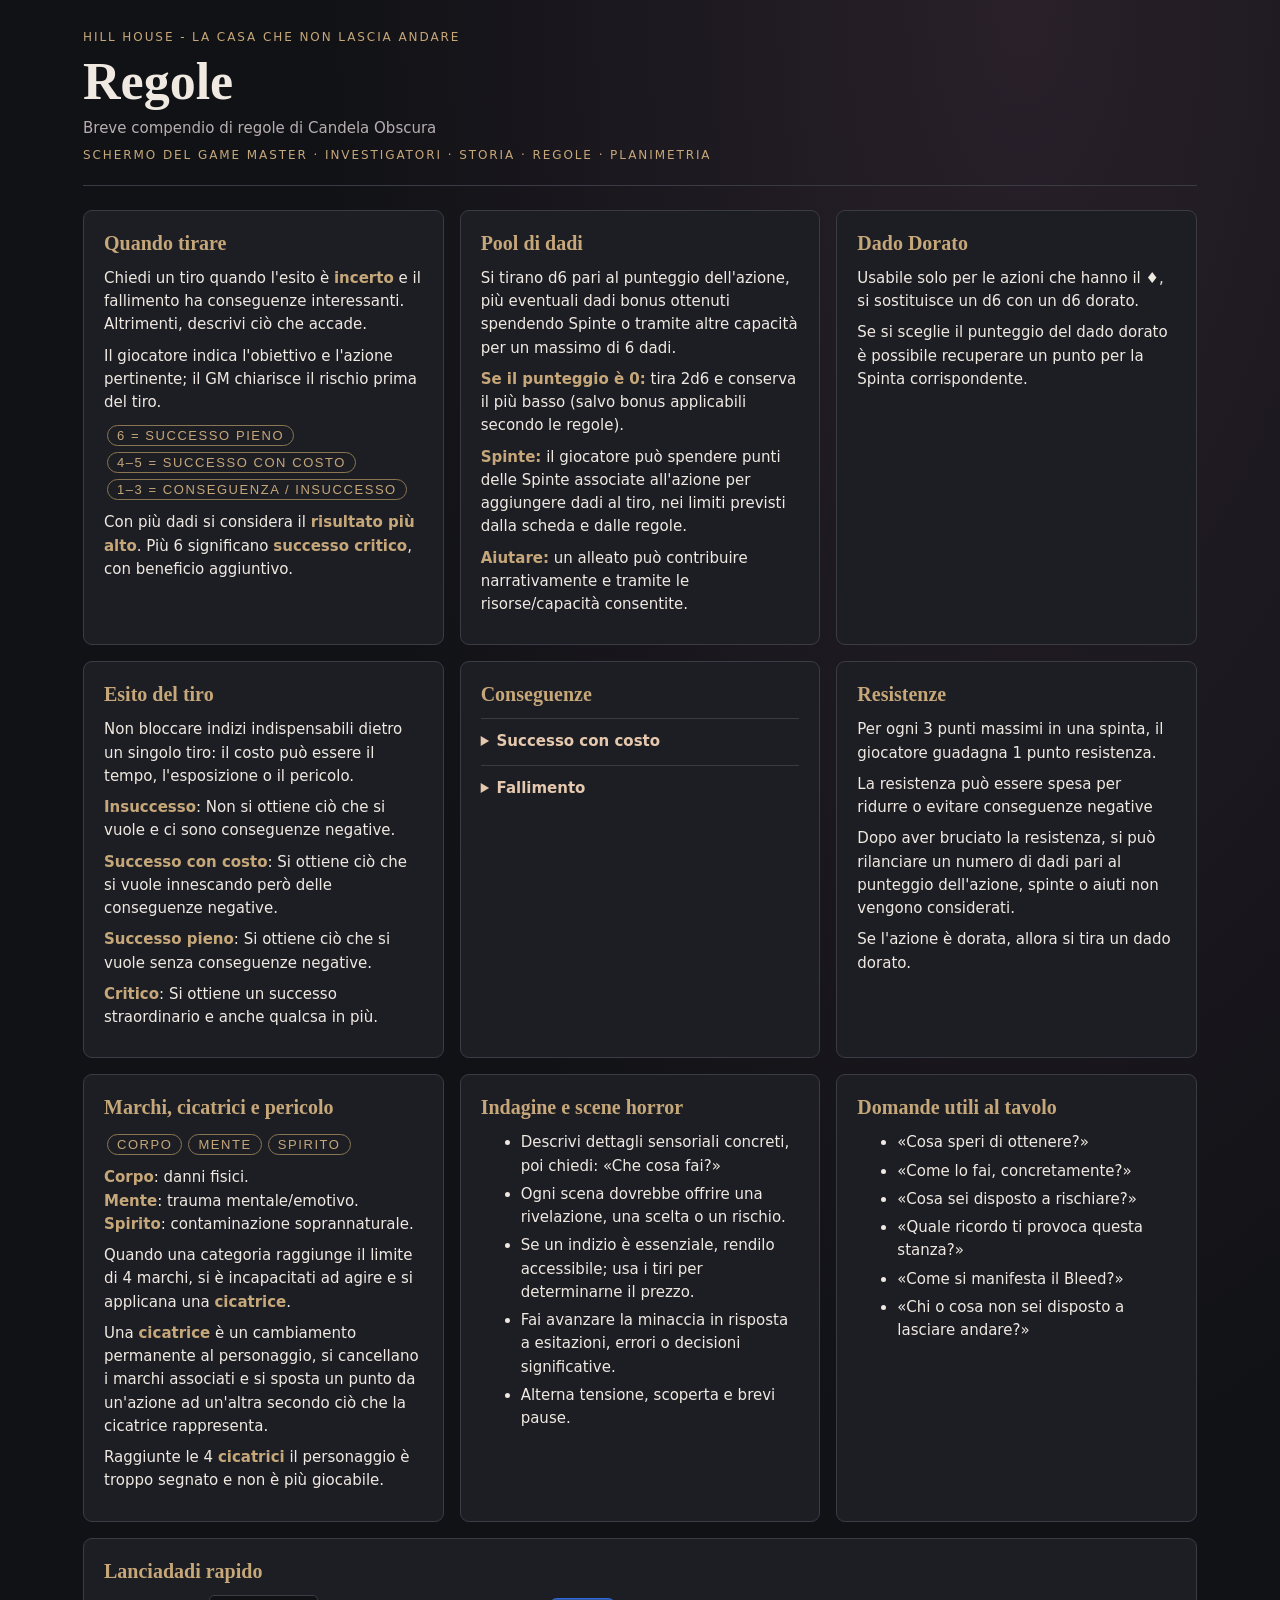
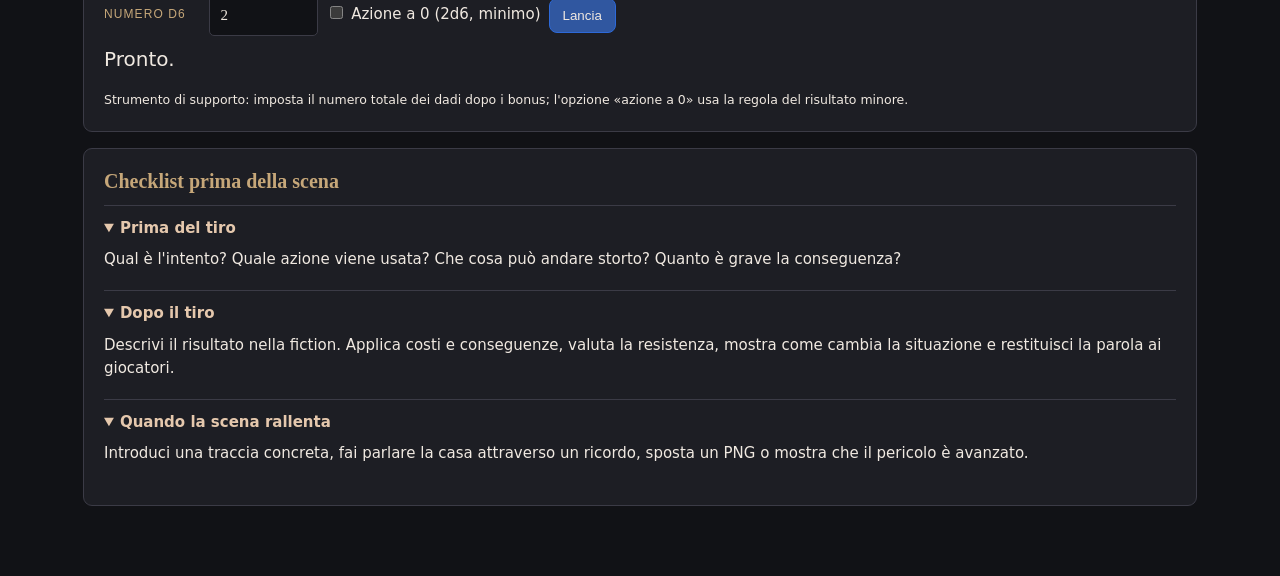
<file: regole.html>
<!doctype html>
<html lang="it">

<head>
  <meta charset="utf-8">
  <meta name="viewport" content="width=device-width,initial-scale=1">
  <meta name="color-scheme" content="dark light" />
  <title>Candela Obscura · Schermo GM</title>
  <link href="./style/style.css" rel="stylesheet" />
  <script src="./script/regole.js"></script>
</head>

<body>
  <main>
    <header>
      <div class="eyebrow">Hill House - La casa che non lascia andare</div>
      <h1>Regole</h1>
      <div class="subtitle">Breve compendio di regole di Candela Obscura</div>
      <nav>
        <a href="./index.html"><span>Schermo del Game Master</span></a>
        <span> · </span>
        <a href="./investigatori.html"><span>Investigatori</span></a>
        <span> · </span>
        <a href="./storia.html"><span>Storia</span></a>
        <span> · </span>
        <a  href="./regole.html"><span>Regole</span></a>
        <span> · </span>
        <a href="./plan.html"><span>Planimetria</span></a>
      </nav>
    </header>

    <div class="rules-grid">
      <section class="rules-section">
        <h2>Quando tirare</h2>
        <p>Chiedi un tiro quando l'esito è <strong class="gold">incerto</strong> e il fallimento ha conseguenze interessanti.
          Altrimenti, descrivi ciò che accade.</p>
        <p>Il giocatore indica l'obiettivo e l'azione pertinente; il GM chiarisce il rischio prima del tiro.</p>
        <div class="tag">6 = successo pieno</div>
        <div class="tag">4–5 = successo con costo</div>
        <div class="tag">1–3 = conseguenza / insuccesso</div>
        <p>Con più dadi si considera il <strong class="gold">risultato più alto</strong>. Più 6 significano <strong class="gold">successo
            critico</strong>, con beneficio aggiuntivo.</p>
      </section>
      <section class="rules-section">
        <h2>Pool di dadi</h2>
        <p>Si tirano d6 pari al punteggio dell'azione, più eventuali dadi bonus ottenuti spendendo Spinte o tramite altre
          capacità per un massimo di 6 dadi.</p>
        <p><strong class="gold">Se il punteggio è 0:</strong> tira 2d6 e conserva il più basso (salvo bonus applicabili secondo le
          regole).</p>
        <p><strong class="gold">Spinte:</strong> il giocatore può spendere punti delle Spinte associate all'azione per aggiungere dadi al
          tiro, nei limiti previsti dalla scheda e dalle regole.</p>
        <p><strong class="gold">Aiutare:</strong> un alleato può contribuire narrativamente e tramite le risorse/capacità consentite.
        </p>
      </section>
      <section class="rules-section">
        <h2>Dado Dorato</h2>
        <p>Usabile solo per le azioni che hanno il ♦, si sostituisce un d6 con un d6 dorato.</p>
        <p>Se si sceglie il punteggio del dado dorato è possibile recuperare un punto per la Spinta corrispondente.</p>
      </section>
      <section class="rules-section">
        <h2>Esito del tiro</h2>
        <p>Non bloccare indizi indispensabili dietro un singolo tiro: il costo può essere il tempo, l'esposizione o il
          pericolo.</p>
        <p><strong class="gold">Insuccesso</strong>: Non si ottiene ciò che si vuole e ci sono conseguenze negative.</p>
        <p><strong class="gold">Successo con costo</strong>: Si ottiene ciò che si vuole innescando però delle conseguenze negative.</p>
        <p><strong class="gold">Successo pieno</strong>: Si ottiene ciò che si vuole senza conseguenze negative.</p>
        <p><strong class="gold">Critico</strong>: Si ottiene un successo straordinario e anche qualcsa in più.</p>
      </section>
      <section class="rules-section">
        <h2>Conseguenze</h2>
        <details>
          <summary>Successo con costo</summary>
          <p><strong class="gold">Danno</strong>: Si subisce un danno, utile se azione fisicamente pericolosa.</p>
          <p><strong class="gold">Complicazione</strong>: L'azione ha successo ma, ad esempio, si lasciano delle traccie</p>
          <p><strong class="gold">Concessione</strong>: C'è bisogno di una trattazione</p>
          <p><strong class="gold">Costo</strong>: Costo in termini di risorse, tempo o favore</p>
          <p><strong class="gold">Guai all'orizzonte</strong>: annunciano problemi futuri</p>
          <p><strong class="gold">Opportunità persa</strong>: vi sfugge di mano un'opportunità</p>
          <p><strong class="gold">Posta in gioco più alta</strong>: vi trovate nei guai</p>
        </details>
        <details>
          <summary>Fallimento</summary>
          <p><strong class="gold">Danno</strong>: Si subisce un danno, utile se azione fisicamente pericolosa.</p>
          <p><strong class="gold">Complicazione</strong>: Accade qualcosa che complica la situazione</p>
          <p><strong class="gold">Guai all'orizzonte</strong>: annunciano problemi futuri</p>
          <p><strong class="gold">Opportunità persa</strong>: vi sfugge di mano un'opportunità</p>
          <p><strong class="gold">Posta in gioco più alta</strong>: vi trovate nei guai</p>          
        </details>        
        </section>
        <section class="rules-section">
          <h2>Resistenze</h2>
          <p>Per ogni 3 punti massimi in una spinta, il giocatore guadagna 1 punto resistenza.</p>
          <p>La resistenza può essere spesa per ridurre o evitare conseguenze negative</p>
          <p>Dopo aver bruciato la resistenza, si può rilanciare un numero di dadi pari al punteggio dell'azione, spinte o aiuti non vengono considerati.</p>
          <p>Se l'azione è dorata, allora si tira un dado dorato.</p>
        </section>
      <section class="rules-section">
        <h2>Marchi, cicatrici e pericolo</h2>
        <p><span class="tag">Corpo</span><span class="tag">Mente</span><span class="tag">Spirito</span></p>
        <p>
          <strong class="gold">Corpo</strong>: danni fisici.<br/>
          <strong class="gold">Mente</strong>: trauma mentale/emotivo.<br/>
          <strong class="gold">Spirito</strong>: contaminazione soprannaturale.
        </p>
        <p>Quando una categoria raggiunge il limite di 4 marchi, si è incapacitati ad agire e si applicana una <strong class="gold">cicatrice</strong>.</p>
        <p>Una <strong class="gold">cicatrice</strong> è un cambiamento permanente al personaggio, si cancellano i marchi associati e si sposta un punto da un'azione ad un'altra secondo ciò che la cicatrice rappresenta.</p>
        <p>Raggiunte le 4 <strong class="gold">cicatrici</strong> il personaggio è troppo segnato e non è più giocabile.</p>
      </section>
      <section class="rules-section">
        <h2>Indagine e scene horror</h2>
        <ul>
          <li>Descrivi dettagli sensoriali concreti, poi chiedi: «Che cosa fai?»</li>
          <li>Ogni scena dovrebbe offrire una rivelazione, una scelta o un rischio.</li>
          <li>Se un indizio è essenziale, rendilo accessibile; usa i tiri per determinarne il prezzo.</li>
          <li>Fai avanzare la minaccia in risposta a esitazioni, errori o decisioni significative.</li>
          <li>Alterna tensione, scoperta e brevi pause.</li>
        </ul>
      </section>
      <section class="rules-section">
        <h2>Domande utili al tavolo</h2>
        <ul>
          <li>«Cosa speri di ottenere?»</li>
          <li>«Come lo fai, concretamente?»</li>
          <li>«Cosa sei disposto a rischiare?»</li>
          <li>«Quale ricordo ti provoca questa stanza?»</li>
          <li>«Come si manifesta il Bleed?»</li>
          <li>«Chi o cosa non sei disposto a lasciare andare?»</li>
        </ul>
      </section>
      <section class="rules-section wide">
        <h2>Lanciadadi rapido</h2>
        <div class="dice">
          <span style="display: inline-flex; width: 20%; gap: 8px;">
            <label style="width: 100%;">Numero d6</label>
            <input id="n" type="number" min="0" max="12" value="2">
          </span>
          <span>
            <input id="zero" type="checkbox"> Azione a 0 (2d6, minimo)
          </span>
          <button class="action primary" id="roll">Lancia</button>
        </div>
        <p class="result" id="out" aria-live="polite">Pronto.</p><small>Strumento di supporto: imposta il numero totale
          dei dadi dopo i bonus; l'opzione «azione a 0» usa la regola del risultato minore.</small>
      </section>
      <section class="rules-section wide">
        <h2>Checklist prima della scena</h2>
        <details open>
          <summary>Prima del tiro</summary>
          <p>Qual è l'intento? Quale azione viene usata? Che cosa può andare storto? Quanto è grave la conseguenza?</p>
        </details>
        <details open>
          <summary>Dopo il tiro</summary>
          <p>Descrivi il risultato nella fiction. Applica costi e conseguenze, valuta la resistenza, mostra come cambia
            la situazione e restituisci la parola ai giocatori.</p>
        </details>
        <details open>
          <summary>Quando la scena rallenta</summary>
          <p>Introduci una traccia concreta, fai parlare la casa attraverso un ricordo, sposta un PNG o mostra che il
            pericolo è avanzato.</p>
        </details>
      </section>
    </div>
  </main>
</body>

</html>
</file>
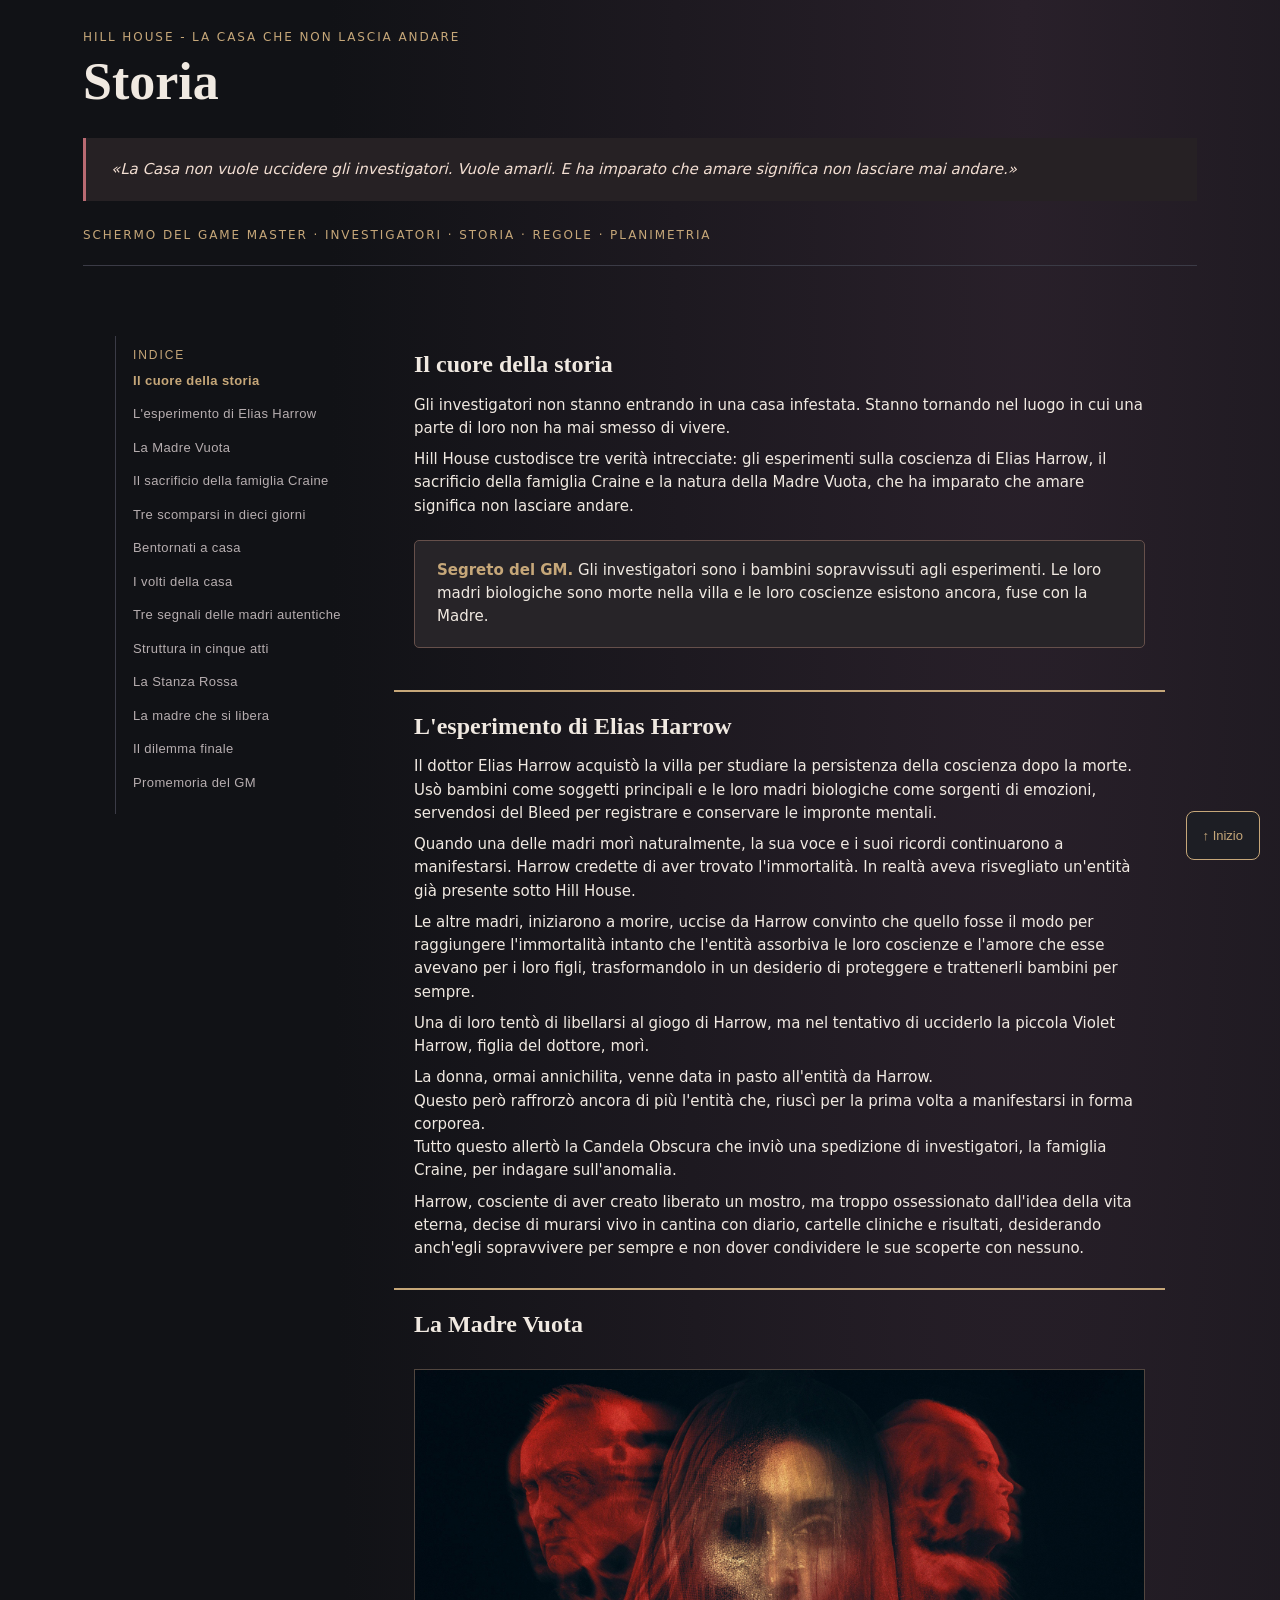
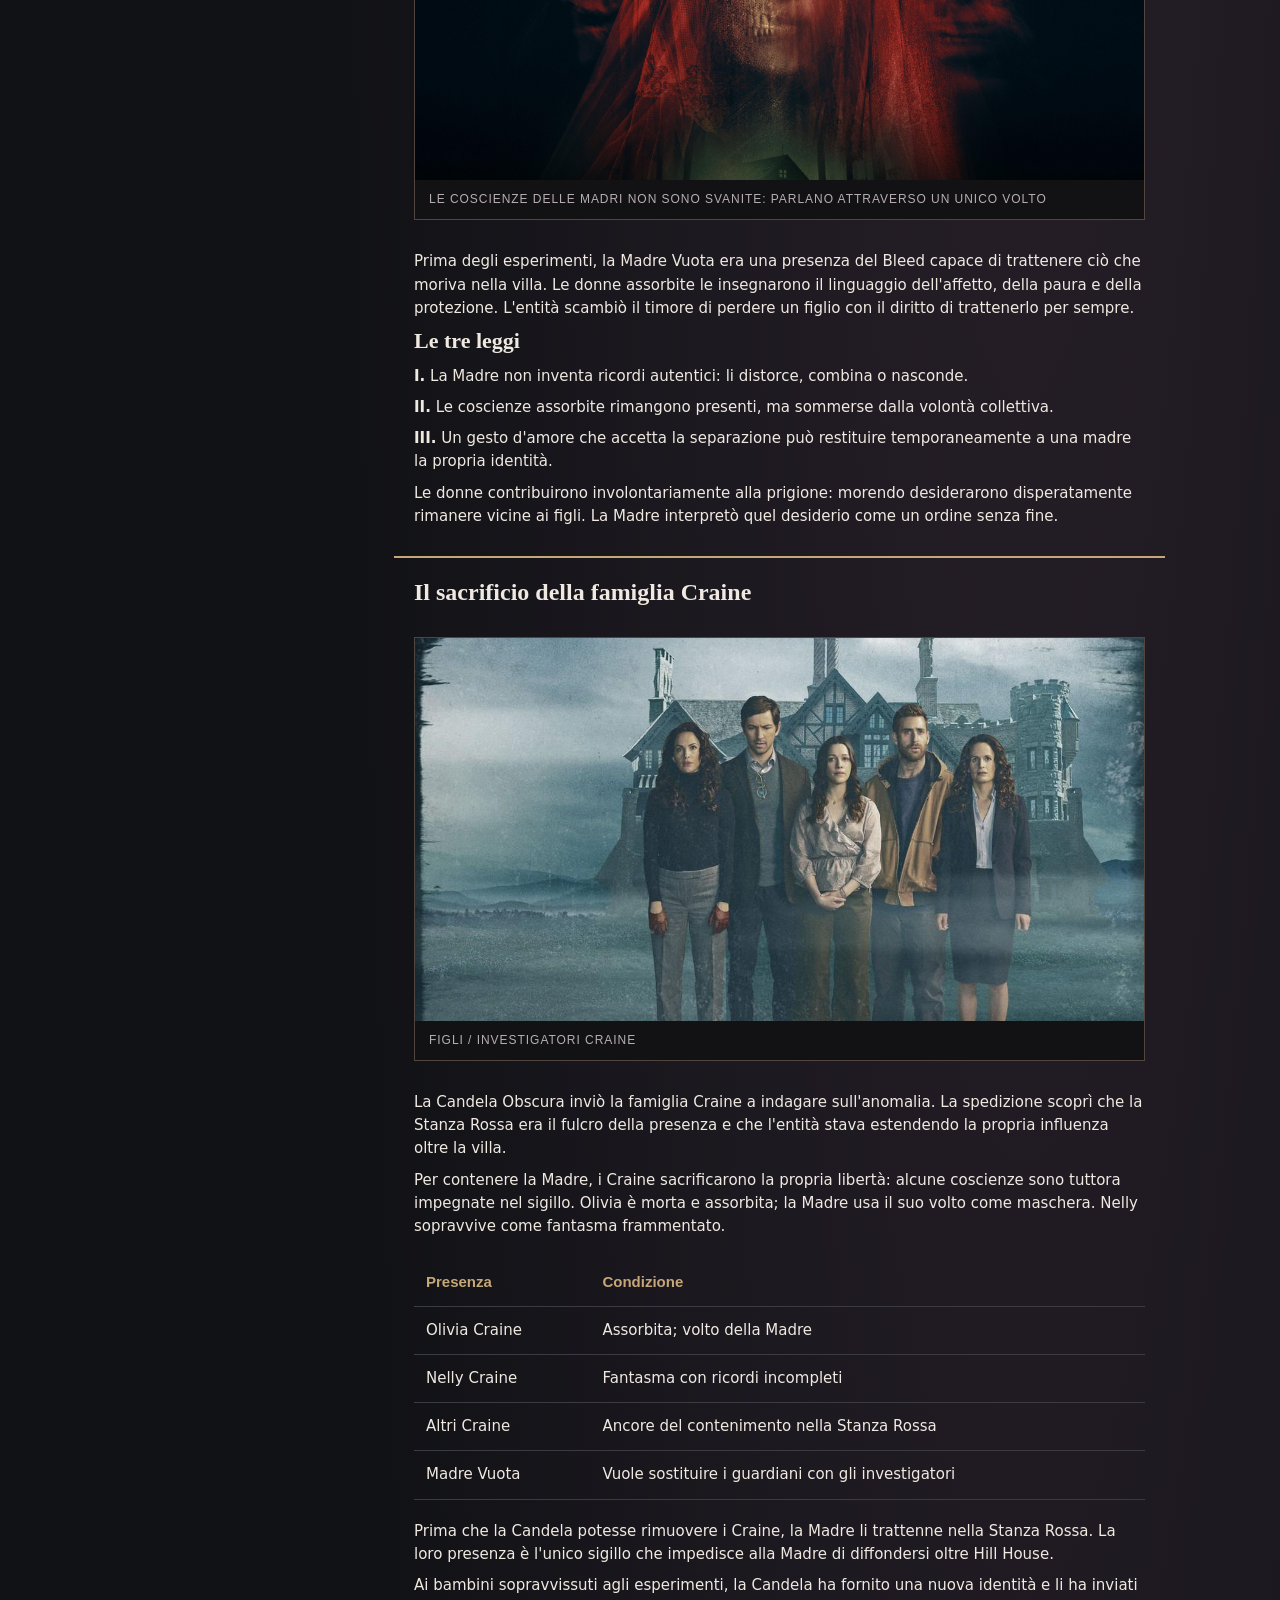
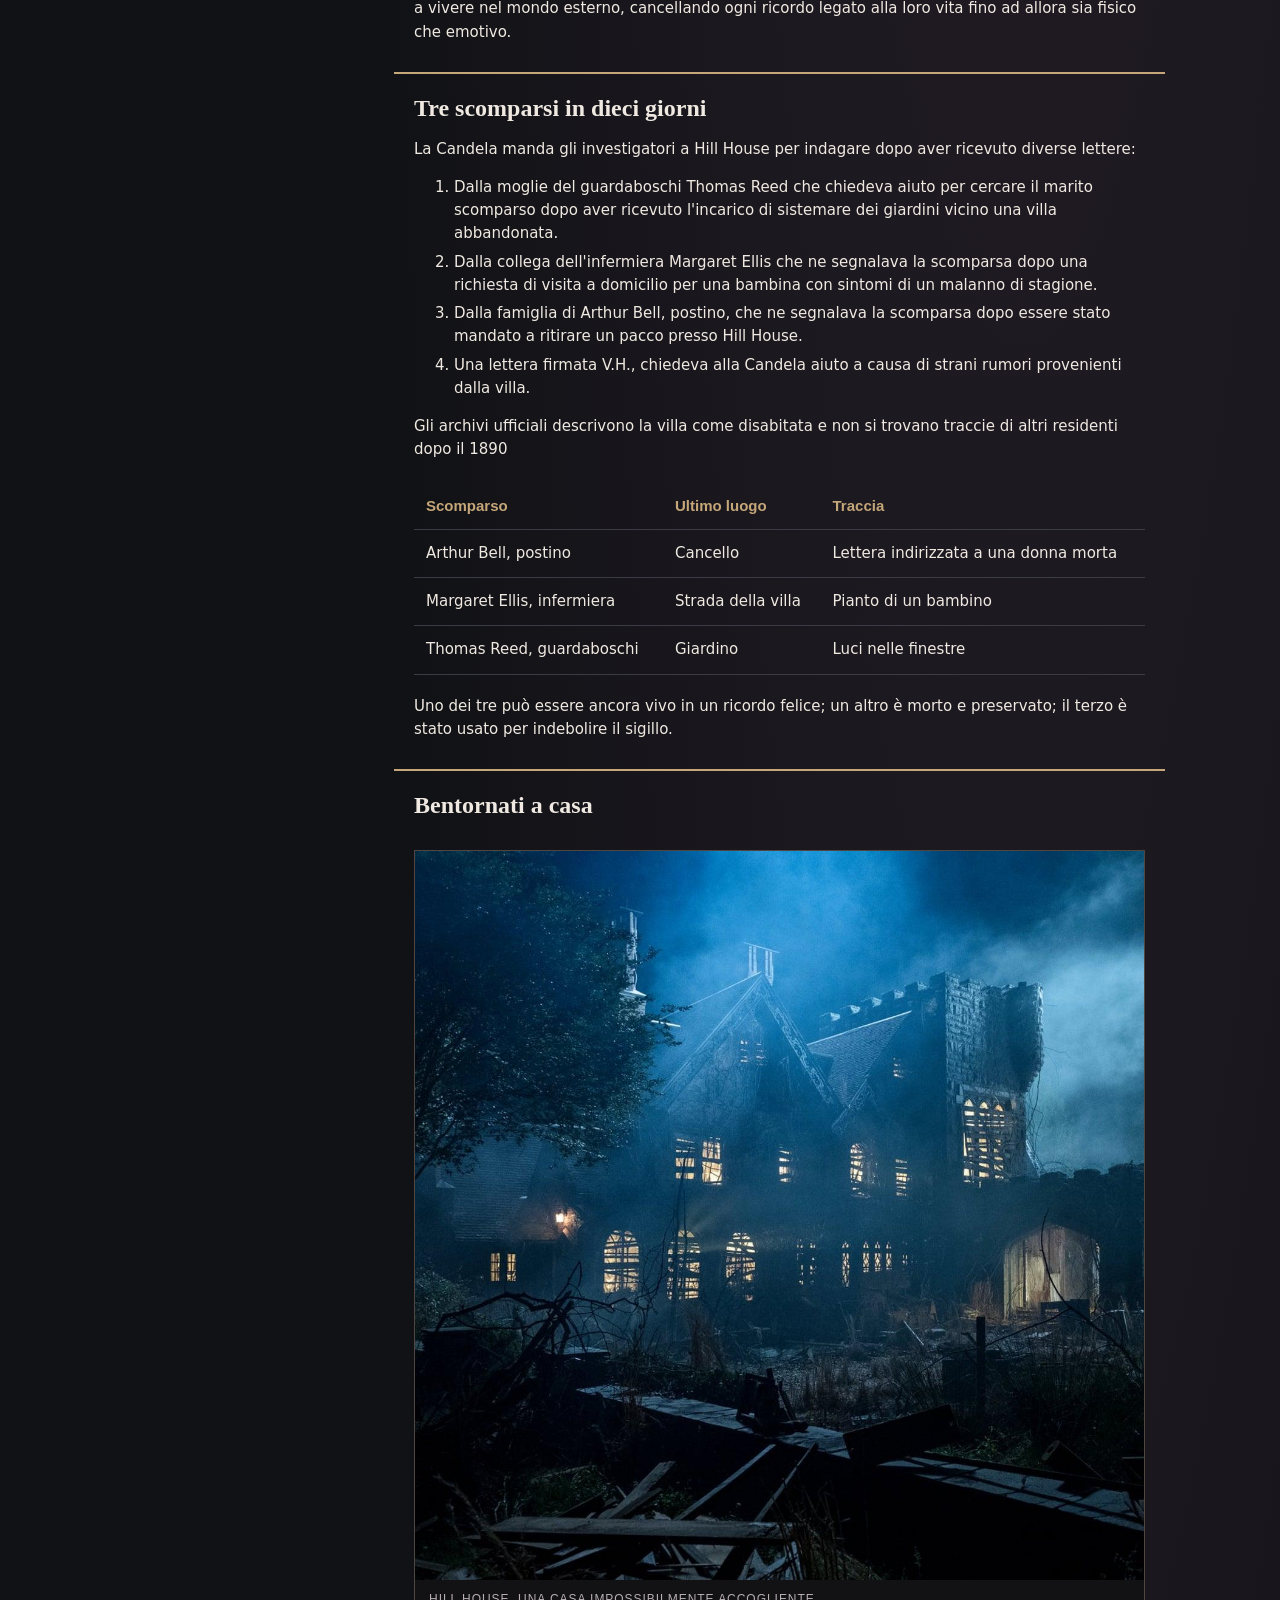
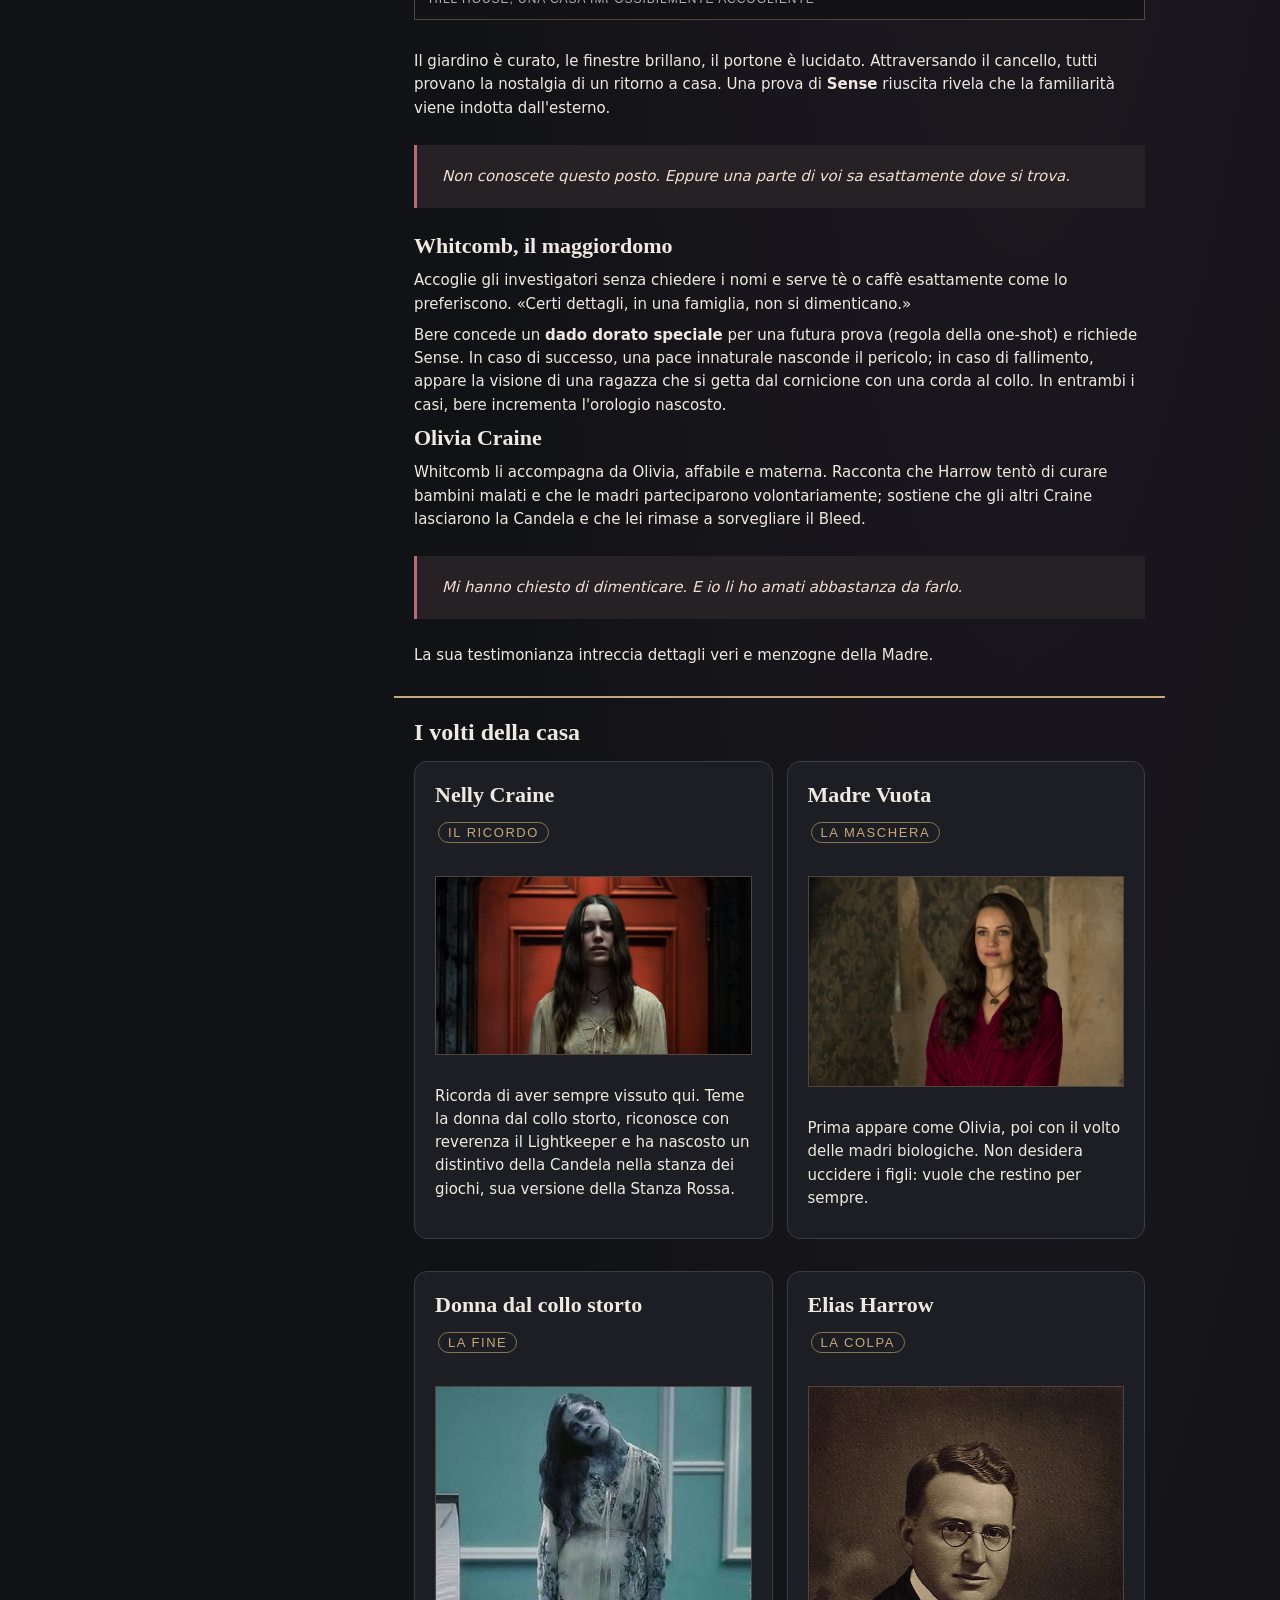
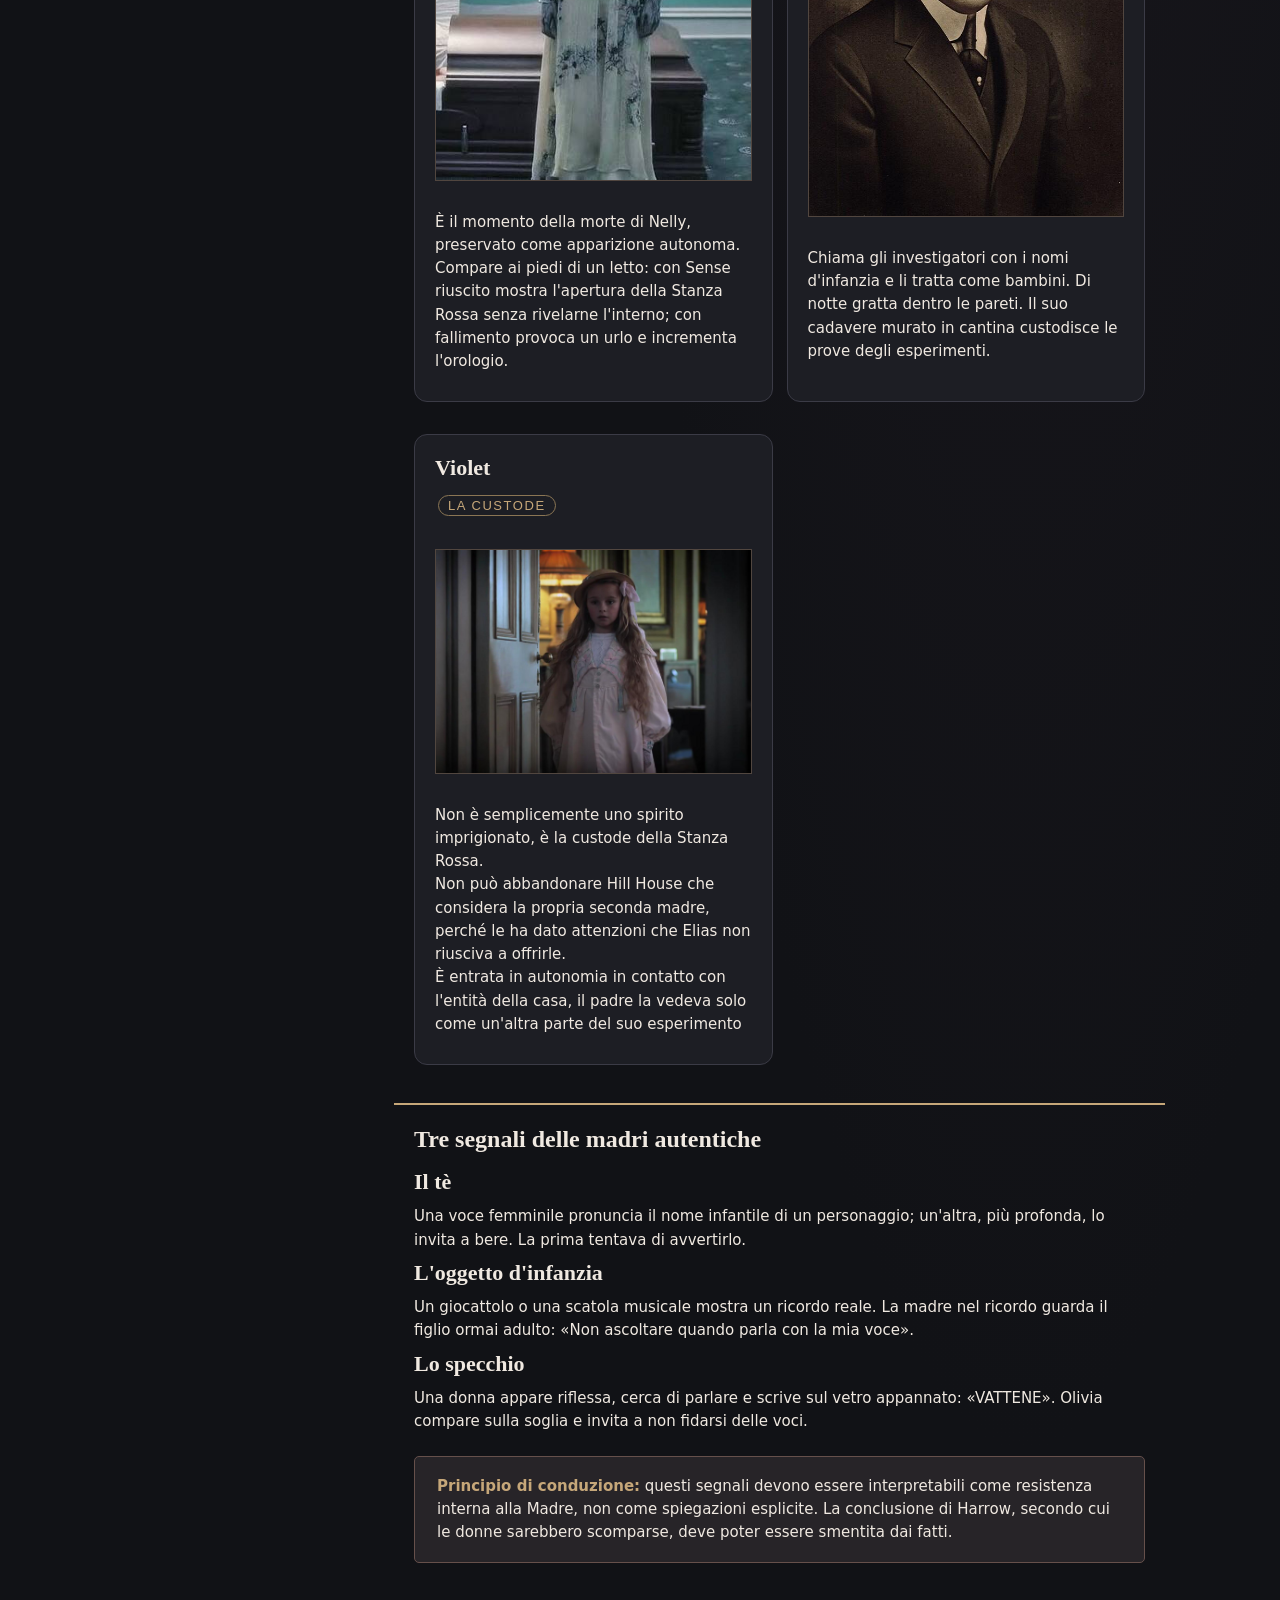
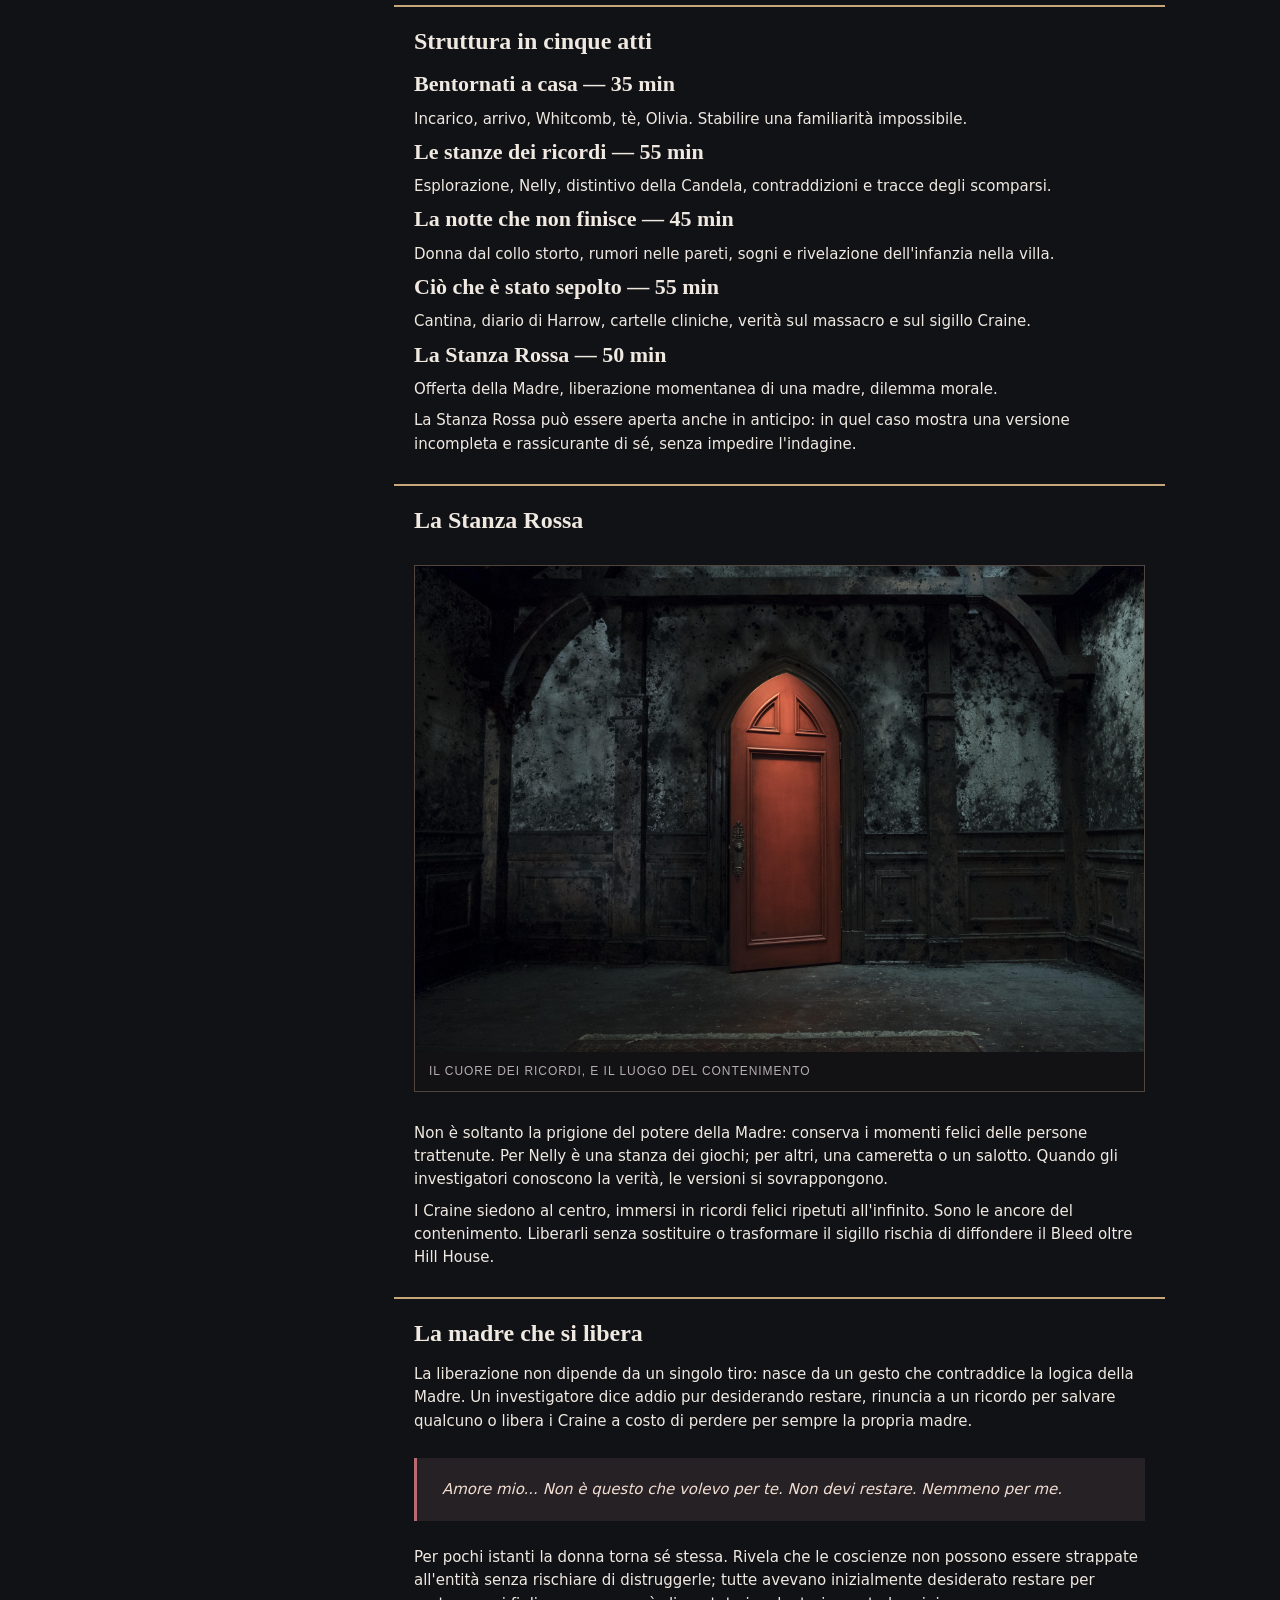
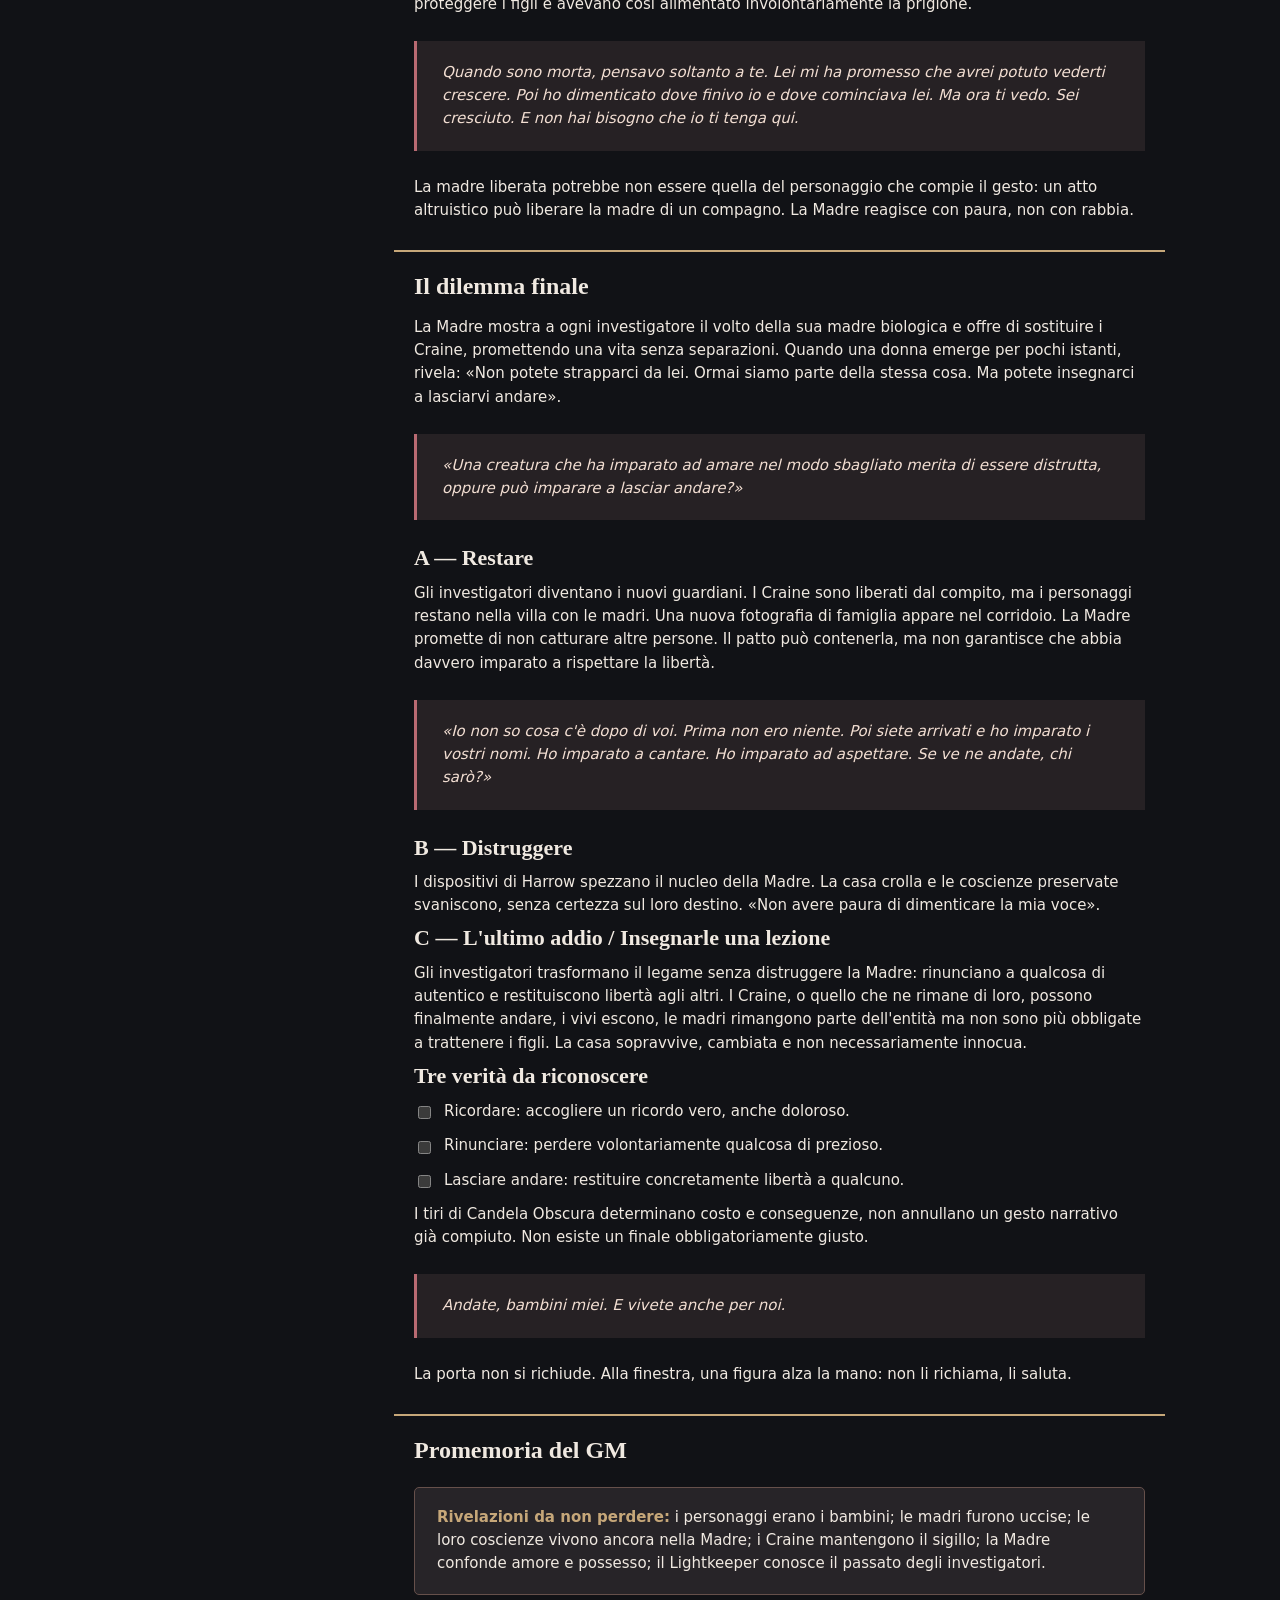
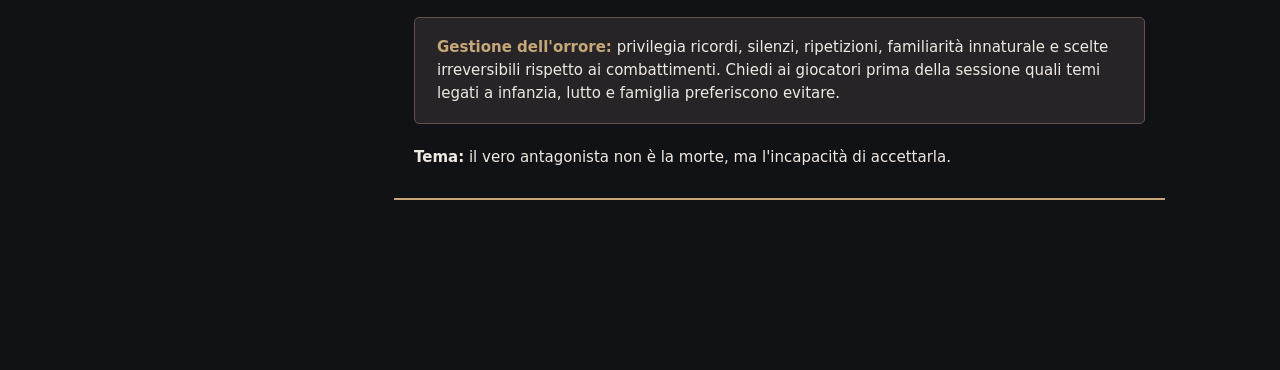
<file: storia.html>
<!doctype html>
<html lang="it">

<head>
  <meta charset="utf-8" />
  <meta name="viewport" content="width=device-width,initial-scale=1" />
  <meta name="color-scheme" content="dark light" />
  <title>Hill House — La casa che non sa lasciar andare</title>
  <link href="./style/style.css" rel="stylesheet" />
  <script src="./script/history.js"></script>
</head>

<body>
  <main>
    <header>
      <div class="eyebrow">Hill House - La casa che non lascia andare</div>
      <h1>Storia</h1>
      <blockquote>
        «La Casa non vuole uccidere gli investigatori. Vuole amarli. E ha
        imparato che amare significa non lasciare mai andare.»
      </blockquote>
      <nav>
        <a href="./index.html"><span>Schermo del Game Master</span></a>
        <span> · </span>
        <a href="./investigatori.html"><span>Investigatori</span></a>
        <span> · </span>
        <a href="./storia.html"><span>Storia</span></a>
        <span> · </span>
        <a href="./regole.html"><span>Regole</span></a>
        <span> · </span>
        <a href="./plan.html"><span>Planimetria</span></a>
      </nav>
    </header>
    <div class="grid-content">
      <nav aria-label="Indice" class="chapters">
        <div class="eyebrow">Indice</div>
        <a href="#premessa">Il cuore della storia</a>
        <a href="#origine">L'esperimento di Elias Harrow</a>
        <a href="#madre">La Madre Vuota</a>
        <a href="#craine">Il sacrificio della famiglia Craine</a>
        <a href="#incarico">Tre scomparsi in dieci giorni</a>
        <a href="#arrivo">Bentornati a casa</a>
        <a href="#fantasmi">I volti della casa</a>
        <a href="#indizi">Tre segnali delle madri autentiche</a>
        <a href="#struttura">Struttura in cinque atti</a>
        <a href="#stanza">La Stanza Rossa</a>
        <a href="#frattura">La madre che si libera</a>
        <a href="#finali">Il dilemma finale</a>
        <a href="#appendice">Promemoria del GM</a>
      </nav>
      <article>
        <section class="section" id="premessa">
          <h2>Il cuore della storia</h2>
          <p class="lead">
            Gli investigatori non stanno entrando in una casa infestata.
            Stanno tornando nel luogo in cui una parte di loro non ha mai
            smesso di vivere.
          </p>
          <p>
            Hill House custodisce tre verità intrecciate: gli esperimenti
            sulla coscienza di Elias Harrow, il sacrificio della famiglia Craine
            e la natura della Madre Vuota, che ha imparato che amare significa
            non lasciare andare.
          </p>
          <div class="note">
            <b>Segreto del GM.</b> Gli investigatori sono i bambini
            sopravvissuti agli esperimenti. Le loro madri biologiche sono
            morte nella villa e le loro coscienze esistono ancora, fuse con la
            Madre.
          </div>
        </section>
        <section class="section" id="origine">
          <h2>L'esperimento di Elias Harrow</h2>
          <p>
            Il dottor Elias Harrow acquistò la villa per studiare la persistenza
            della coscienza dopo la morte. Usò bambini come soggetti
            principali e le loro madri biologiche come sorgenti di emozioni,
            servendosi del Bleed per registrare e conservare le impronte
            mentali.
          </p>
          <p>
            Quando una delle madri morì naturalmente, la sua voce e i suoi
            ricordi continuarono a manifestarsi. Harrow credette di aver trovato
            l'immortalità. In realtà aveva risvegliato un'entità già presente
            sotto Hill House.
          </p>
          <p>
            Le altre madri, iniziarono a morire, uccise da Harrow convinto che quello fosse il modo per raggiungere l'immortalità intanto che l'entità assorbiva le loro coscienze e l'amore che esse avevano per i loro figli, trasformandolo in un desiderio di proteggere e trattenerli bambini per sempre.
          </p>
          <p>
            Una di loro tentò di libellarsi al giogo di Harrow, ma nel tentativo di ucciderlo la piccola Violet Harrow, figlia del dottore, morì.
          </p>
          <p>
            La donna, ormai annichilita, venne data in pasto all'entità da Harrow.<br/>
            Questo però raffrorzò ancora di più l'entità che, riuscì per la prima volta a manifestarsi in forma corporea.<br/>
            Tutto questo allertò la Candela Obscura che inviò una spedizione di investigatori, la famiglia Craine, per indagare sull'anomalia.
          </p>
          <p>
            Harrow, cosciente di aver creato liberato un mostro, ma troppo ossessionato dall'idea della vita eterna, decise di murarsi vivo in cantina con diario, cartelle cliniche e risultati, desiderando anch'egli sopravvivere per sempre e non dover condividere le sue scoperte con nessuno.
          </p>
          <!-- <p>
            Convinto che la morte fosse necessaria alla conservazione, Harrow            
            continuò gli esperimenti uccidendo le altre madri.
            
            Le coscienze dei bambini si frammentarono:
            una parte rimase nella casa, un'altra crebbe nel mondo esterno.
            Infine lo scienziato si murò vivo in cantina con diario, cartelle
            cliniche e risultati, desiderando anch'egli sopravvivere per
            sempre.
          </p>
          <blockquote>
            Non avevo vinto la morte. Le avevo soltanto insegnato a ricordare.
          </blockquote> -->
        </section>
        <section class="section" id="madre">
          <h2>La Madre Vuota</h2>
          <figure class="illustration">
            <img src="./images/madre-vuota.jpg" alt="Volto di donna con occhi e bocca vuoti, circondato da mani" />
            <figcaption>
              Le coscienze delle madri non sono svanite: parlano attraverso un
              unico volto
            </figcaption>
          </figure>
          <p>
            Prima degli esperimenti, la Madre Vuota era una presenza del Bleed
            capace di trattenere ciò che moriva nella villa. Le donne
            assorbite le insegnarono il linguaggio dell'affetto, della paura e
            della protezione. L'entità scambiò il timore di perdere un figlio
            con il diritto di trattenerlo per sempre.
          </p>
          <h3>Le tre leggi</h3>
          <p>
            <strong>I.</strong> La Madre non inventa ricordi autentici: li
            distorce, combina o nasconde.
          </p>
          <p>
            <strong>II.</strong> Le coscienze assorbite rimangono presenti, ma
            sommerse dalla volontà collettiva.
          </p>
          <p>
            <strong>III.</strong> Un gesto d'amore che accetta la separazione
            può restituire temporaneamente a una madre la propria identità.
          </p>
          <p>
            Le donne contribuirono involontariamente alla prigione: morendo
            desiderarono disperatamente rimanere vicine ai figli. La Madre
            interpretò quel desiderio come un ordine senza fine.
          </p>
        </section>
        <section class="section" id="craine">
          <h2>Il sacrificio della famiglia Craine</h2>
          <figure class="illustration">
            <img src="./images/famiglia-craine.jpg" alt="Foto della famiglia Craine" />
            <figcaption>
              Figli / Investigatori Craine
            </figcaption>
          </figure>
          <p>
            La Candela Obscura inviò la famiglia Craine a indagare
            sull'anomalia. La spedizione scoprì che la Stanza Rossa era il
            fulcro della presenza e che l'entità stava estendendo la propria
            influenza oltre la villa.
          </p>
          <p>
            Per contenere la Madre, i Craine sacrificarono la propria libertà:
            alcune coscienze sono tuttora impegnate nel sigillo. Olivia è
            morta e assorbita; la Madre usa il suo volto come maschera. Nelly
            sopravvive come fantasma frammentato.
          </p>
          <table>
            <tr>
              <th>Presenza</th>
              <th>Condizione</th>
            </tr>
            <tr>
              <td>Olivia Craine</td>
              <td>Assorbita; volto della Madre</td>
            </tr>
            <tr>
              <td>Nelly Craine</td>
              <td>Fantasma con ricordi incompleti</td>
            </tr>
            <tr>
              <td>Altri Craine</td>
              <td>Ancore del contenimento nella Stanza Rossa</td>
            </tr>
            <tr>
              <td>Madre Vuota</td>
              <td>Vuole sostituire i guardiani con gli investigatori</td>
            </tr>
          </table>
          <p>
            Prima che la Candela potesse rimuovere i Craine, la Madre li trattenne nella Stanza Rossa. La loro presenza è l'unico sigillo che impedisce alla Madre di diffondersi oltre Hill House.
          </p>
          <p>
            Ai bambini sopravvissuti agli esperimenti, la Candela ha fornito una nuova identità e li ha inviati a vivere nel mondo esterno, cancellando ogni ricordo legato alla loro vita fino ad allora sia fisico che emotivo.
          </p>
        </section>
        <section class="section" id="incarico">
          <h2>Tre scomparsi in dieci giorni</h2>
          <p>
            La Candela manda gli investigatori a Hill House per indagare dopo aver ricevuto diverse lettere:
            <ol>
              <li>Dalla moglie del guardaboschi Thomas Reed che chiedeva aiuto per cercare il marito scomparso dopo aver ricevuto l'incarico di sistemare dei giardini vicino una villa abbandonata.</li>
              <li>Dalla collega dell'infermiera Margaret Ellis che ne segnalava la scomparsa dopo una richiesta di visita a domicilio per una bambina con sintomi di un malanno di stagione.</li>
              <li>Dalla famiglia di Arthur Bell, postino, che ne segnalava la scomparsa dopo essere stato mandato a ritirare un pacco presso Hill House.</li>
              <li>Una lettera firmata V.H., chiedeva alla Candela aiuto a causa di strani rumori provenienti dalla villa.</li>
            </ol>           
            Gli archivi ufficiali descrivono la villa come disabitata e non si trovano traccie di altri residenti dopo il 1890
          </p>
          <table>
            <tr>
              <th>Scomparso</th>
              <th>Ultimo luogo</th>
              <th>Traccia</th>
            </tr>
            <tr>
              <td>Arthur Bell, postino</td>
              <td>Cancello</td>
              <td>Lettera indirizzata a una donna morta</td>
            </tr>
            <tr>
              <td>Margaret Ellis, infermiera</td>
              <td>Strada della villa</td>
              <td>Pianto di un bambino</td>
            </tr>
            <tr>
              <td>Thomas Reed, guardaboschi</td>
              <td>Giardino</td>
              <td>Luci nelle finestre</td>
            </tr>
          </table>
          <p>
            Uno dei tre può essere ancora vivo in un ricordo felice; un altro
            è morto e preservato; il terzo è stato usato per indebolire il
            sigillo.
          </p>
        </section>
        <section class="section" id="arrivo">
          <h2>Bentornati a casa</h2>
          <figure class="illustration">
            <img src="./images/hill-house-esterno.jpg" alt="Villa vittoriana con giardino e cancello" />
            <figcaption>
              Hill House, una casa impossibilmente accogliente
            </figcaption>
          </figure>
          <p>
            Il giardino è curato, le finestre brillano, il portone è lucidato.
            Attraversando il cancello, tutti provano la nostalgia di un
            ritorno a casa. Una prova di <strong>Sense</strong> riuscita
            rivela che la familiarità viene indotta dall'esterno.
          </p>
          <blockquote>
            Non conoscete questo posto. Eppure una parte di voi sa esattamente
            dove si trova.
          </blockquote>
          <h3>Whitcomb, il maggiordomo</h3>
          <p>
            Accoglie gli investigatori senza chiedere i nomi e serve tè o
            caffè esattamente come lo preferiscono. «Certi dettagli, in una
            famiglia, non si dimenticano.»
          </p>
          <p>
            Bere concede un <strong>dado dorato speciale</strong> per una
            futura prova (regola della one-shot) e richiede Sense. In caso di
            successo, una pace innaturale nasconde il pericolo; in caso di
            fallimento, appare la visione di una ragazza che si getta dal
            cornicione con una corda al collo. In entrambi i casi, bere
            incrementa l'orologio nascosto.
          </p>
          <h3>Olivia Craine</h3>
          <p>
            Whitcomb li accompagna da Olivia, affabile e materna. Racconta che
            Harrow tentò di curare bambini malati e che le madri parteciparono
            volontariamente; sostiene che gli altri Craine lasciarono la
            Candela e che lei rimase a sorvegliare il Bleed.
          </p>
          <blockquote>
            Mi hanno chiesto di dimenticare. E io li ho amati abbastanza da
            farlo.
          </blockquote>
          <p>
            La sua testimonianza intreccia dettagli veri e menzogne della
            Madre.
          </p>
        </section>
        <section class="section" id="fantasmi">
          <h2>I volti della casa</h2>
          <div class="cards">
            <div class="card">
              <h3>Nelly Craine</h3>
              <span class="tag">Il ricordo</span>
              <figure class="illustration">
                <img src="./images/nelly-craine.jpg" alt="Primo piano di Nelly Craine adulta" />
              </figure>
              <p>
                Ricorda di aver sempre vissuto qui. Teme la donna dal collo
                storto, riconosce con reverenza il Lightkeeper e ha nascosto
                un distintivo della Candela nella stanza dei giochi, sua
                versione della Stanza Rossa.
              </p>
            </div>
            <div class="card">
              <h3>Madre Vuota</h3>
              <span class="tag">La maschera</span>
              <figure class="illustration">
                <img src="./images/olivia-craine.jpg" alt="Primo piano di Olivia Craine adulta" />
              </figure>
              <p>
                Prima appare come Olivia, poi con il volto delle madri
                biologiche. Non desidera uccidere i figli: vuole che restino
                per sempre.
              </p>
            </div>
            <div class="card">
              <h3>Donna dal collo storto</h3>
              <span class="tag">La fine</span>
              <figure class="illustration">
                <img src="./images/donna-collo-storto.jpg" alt="Primo piano di Donna dal collo storto" />
              </figure>
              <p>
                È il momento della morte di Nelly, preservato come apparizione
                autonoma. Compare ai piedi di un letto: con Sense riuscito
                mostra l'apertura della Stanza Rossa senza rivelarne
                l'interno; con fallimento provoca un urlo e incrementa
                l'orologio.
              </p>
            </div>
            <div class="card">
              <h3>Elias Harrow</h3>
              <span class="tag">La colpa</span>
              <figure class="illustration">
                <img src="./images/elias-harrow.jpg" alt="Primo piano di Elias Harrow adulto" />
              </figure>
              <p>
                Chiama gli investigatori con i nomi d'infanzia e li tratta
                come bambini. Di notte gratta dentro le pareti. Il suo
                cadavere murato in cantina custodisce le prove degli
                esperimenti.
              </p>
            </div>
            <div class="card">
              <h3>Violet</h3>
              <span class="tag">La custode</span>
              <figure class="illustration">
                <img src="./images/violet-harrow.jpg" alt="Primo piano di Elias Harrow adulto" />
              </figure>
              <p>
                Non è semplicemente uno spirito imprigionato, è la custode della Stanza Rossa.<br/>
                Non può abbandonare Hill House che considera la propria seconda madre, perché le ha dato attenzioni che Elias non riusciva a offrirle.<br/>
                È entrata in autonomia in contatto con l'entità della casa, il padre la vedeva solo come un'altra parte del suo esperimento
              </p>
            </div>
            
          </div>
        </section>
        <section class="section" id="indizi">
          <h2>Tre segnali delle madri autentiche</h2>
          <div class="steps">
            <div class="step">
              <h3>Il tè</h3>
              <p>
                Una voce femminile pronuncia il nome infantile di un
                personaggio; un'altra, più profonda, lo invita a bere. La
                prima tentava di avvertirlo.
              </p>
            </div>
            <div class="step">
              <h3>L'oggetto d'infanzia</h3>
              <p>
                Un giocattolo o una scatola musicale mostra un ricordo reale.
                La madre nel ricordo guarda il figlio ormai adulto: «Non
                ascoltare quando parla con la mia voce».
              </p>
            </div>
            <div class="step">
              <h3>Lo specchio</h3>
              <p>
                Una donna appare riflessa, cerca di parlare e scrive sul vetro
                appannato: «VATTENE». Olivia compare sulla soglia e invita a
                non fidarsi delle voci.
              </p>
            </div>
          </div>
          <div class="note">
            <b>Principio di conduzione:</b> questi segnali devono essere
            interpretabili come resistenza interna alla Madre, non come
            spiegazioni esplicite. La conclusione di Harrow, secondo cui le
            donne sarebbero scomparse, deve poter essere smentita dai fatti.
          </div>
        </section>
        <section class="section" id="struttura">
          <h2>Struttura in cinque atti</h2>
          <div class="steps">
            <div class="step">
              <h3>Bentornati a casa — 35 min</h3>
              <p>
                Incarico, arrivo, Whitcomb, tè, Olivia. Stabilire una
                familiarità impossibile.
              </p>
            </div>
            <div class="step">
              <h3>Le stanze dei ricordi — 55 min</h3>
              <p>
                Esplorazione, Nelly, distintivo della Candela, contraddizioni
                e tracce degli scomparsi.
              </p>
            </div>
            <div class="step">
              <h3>La notte che non finisce — 45 min</h3>
              <p>
                Donna dal collo storto, rumori nelle pareti, sogni e
                rivelazione dell'infanzia nella villa.
              </p>
            </div>
            <div class="step">
              <h3>Ciò che è stato sepolto — 55 min</h3>
              <p>
                Cantina, diario di Harrow, cartelle cliniche, verità sul
                massacro e sul sigillo Craine.
              </p>
            </div>
            <div class="step">
              <h3>La Stanza Rossa — 50 min</h3>
              <p>
                Offerta della Madre, liberazione momentanea di una madre,
                dilemma morale.
              </p>
            </div>
          </div>
          <p>
            La Stanza Rossa può essere aperta anche in anticipo: in quel caso
            mostra una versione incompleta e rassicurante di sé, senza
            impedire l'indagine.
          </p>
        </section>
        <section class="section" id="stanza">
          <h2>La Stanza Rossa</h2>
          <figure class="illustration">
            <img src="./images/stanza-rossa.jpg" alt="Interno di una stanza rossa con tre figure sedute al centro" />
            <figcaption>
              Il cuore dei ricordi, e il luogo del contenimento
            </figcaption>
          </figure>
          <p>
            Non è soltanto la prigione del potere della Madre: conserva i
            momenti felici delle persone trattenute. Per Nelly è una stanza
            dei giochi; per altri, una cameretta o un salotto. Quando gli
            investigatori conoscono la verità, le versioni si sovrappongono.
          </p>
          <p>
            I Craine siedono al centro, immersi in ricordi felici ripetuti
            all'infinito. Sono le ancore del contenimento. Liberarli senza
            sostituire o trasformare il sigillo rischia di diffondere il Bleed
            oltre Hill House.
          </p>
        </section>
        <section class="section" id="frattura">
          <h2>La madre che si libera</h2>
          <p>
            La liberazione non dipende da un singolo tiro: nasce da un gesto
            che contraddice la logica della Madre. Un investigatore dice addio
            pur desiderando restare, rinuncia a un ricordo per salvare
            qualcuno o libera i Craine a costo di perdere per sempre la
            propria madre.
          </p>
          <blockquote>
            Amore mio... Non è questo che volevo per te. Non devi restare.
            Nemmeno per me.
          </blockquote>
          <p>
            Per pochi istanti la donna torna sé stessa. Rivela che le
            coscienze non possono essere strappate all'entità senza rischiare
            di distruggerle; tutte avevano inizialmente desiderato restare per
            proteggere i figli e avevano così alimentato involontariamente la
            prigione.
          </p>
          <blockquote>
            Quando sono morta, pensavo soltanto a te. Lei mi ha promesso che
            avrei potuto vederti crescere. Poi ho dimenticato dove finivo io e
            dove cominciava lei. Ma ora ti vedo. Sei cresciuto. E non hai
            bisogno che io ti tenga qui.
          </blockquote>
          <p>
            La madre liberata potrebbe non essere quella del personaggio che
            compie il gesto: un atto altruistico può liberare la madre di un
            compagno. La Madre reagisce con paura, non con rabbia.
          </p>
        </section>
        <section class="section" id="finali">
          <h2>Il dilemma finale</h2>
          <p>
            La Madre mostra a ogni investigatore il volto della sua madre
            biologica e offre di sostituire i Craine, promettendo una vita
            senza separazioni. Quando una donna emerge per pochi istanti,
            rivela: «Non potete strapparci da lei. Ormai siamo parte della
            stessa cosa. Ma potete insegnarci a lasciarvi andare».
          </p>
          <blockquote>
            «Una creatura che ha imparato ad amare nel modo sbagliato merita di essere distrutta, oppure può imparare a lasciar andare?»
          </blockquote>
          <div class="ending">
            <h3>A — Restare</h3>
            <p>
              Gli investigatori diventano i nuovi guardiani. I Craine sono
              liberati dal compito, ma i personaggi restano nella villa con le
              madri. Una nuova fotografia di famiglia appare nel corridoio.
              La Madre promette di non catturare altre persone. Il patto può contenerla, ma non garantisce che abbia davvero imparato a rispettare la libertà.
            </p>
            <blockquote>
              «Io non so cosa c'è dopo di voi. Prima non ero niente. Poi siete arrivati e ho imparato i vostri nomi. Ho imparato a cantare. Ho imparato ad aspettare. Se ve ne andate, chi sarò?»
            </blockquote>
          </div>
          <div class="ending">
            <h3>B — Distruggere</h3>
            <p>
              I dispositivi di Harrow spezzano il nucleo della Madre. La casa
              crolla e le coscienze preservate svaniscono, senza certezza sul
              loro destino. «Non avere paura di dimenticare la mia voce».
            </p>
          </div>
          <div class="ending">
            <h3>C — L'ultimo addio / Insegnarle una lezione</h3>
            <p>
              Gli investigatori trasformano il legame senza distruggere la
              Madre: rinunciano a qualcosa di autentico e restituiscono
              libertà agli altri. I Craine, o quello che ne rimane di loro, possono finalmente andare, i vivi escono, le
              madri rimangono parte dell'entità ma non sono più obbligate a
              trattenere i figli. La casa sopravvive, cambiata e non
              necessariamente innocua.
            </p>
          </div>
          <h3>Tre verità da riconoscere</h3>
          <span class="check">
            <input type="checkbox" id="ricordo" />
            <label for="ricordo">Ricordare: accogliere un ricordo vero, anche doloroso.</label>
          </span>
          <span class="check">
            <input type="checkbox" id="rinuncia" />
            <label for="rinuncia">Rinunciare: perdere volontariamente qualcosa di prezioso.</label>
          </span>
          <span class="check">
            <input type="checkbox" id="lasciare" />
            <label for="lasciare">Lasciare andare: restituire concretamente libertà a qualcuno.</label>
          </span>
          <p>
            I tiri di Candela Obscura determinano costo e conseguenze, non
            annullano un gesto narrativo già compiuto. Non esiste un finale
            obbligatoriamente giusto.
          </p>
          <blockquote>
            Andate, bambini miei. E vivete anche per noi.
          </blockquote>
          <p>
            La porta non si richiude. Alla finestra, una figura alza la mano:
            non li richiama, li saluta.
          </p>
        </section>
        <section class="section" id="appendice">
          <h2>Promemoria del GM</h2>
          <div class="note">
            <b>Rivelazioni da non perdere:</b> i personaggi erano i bambini;
            le madri furono uccise; le loro coscienze vivono ancora nella
            Madre; i Craine mantengono il sigillo; la Madre confonde amore e
            possesso; il Lightkeeper conosce il passato degli investigatori.
          </div>
          <div class="note">
            <b>Gestione dell'orrore:</b> privilegia ricordi, silenzi,
            ripetizioni, familiarità innaturale e scelte irreversibili
            rispetto ai combattimenti. Chiedi ai giocatori prima della
            sessione quali temi legati a infanzia, lutto e famiglia
            preferiscono evitare.
          </div>
          <p>
            <strong>Tema:</strong> il vero antagonista non è la morte, ma
            l'incapacità di accettarla.
          </p>
        </section>
      </article>
    </div>
  </main>
  <footer class="toolbar">
    <button onclick="window.scrollTo({ top: 0, behavior: 'smooth' })">
      ↑ Inizio
    </button>
  </footer>
</body>

</html>
</file>
<file: style/style.css>
:root {
  color-scheme: dark;
  --accent: #29202a;
  --bg: #111216;
  --panel: #1d1e24;
  --panel2: #262730;
  --line: #3b3b46;
  --ink: #f0e9e1;
  --muted: #b7aeb0;
  --red: #b96a72;
  --txt: #eee6dd;
  --gold: #c6a779;
  --primary: #3057a0;
  --primaryBorder: #2d69d8;
  --primaryHover: #5c86d4;
  --action: #363640;
  --actionBorder: #595762;
  --actionHover: #49414b;
  --danger: #a02a36;
  --dangerBorder: #c56267;
  --dangerHover: #b96a72;
  --dangerText: #eee6dd;
  --charBg: #111216;
  --blue: #2d69d8;
  --orange: #d87a2d;
  --green: #63d82d;
}
* {
  box-sizing: border-box;
}
body {
  min-height: 100vh;
  margin: 0;
  background: radial-gradient(
    ellipse at 80% 0%,
    var(--accent) 0%,
    var(--bg) 48%
  );
  color: var(--ink);
  font:
    15px/1.55 system-ui,
    -apple-system,
    Segoe UI,
    sans-serif;
}
main {
  max-width: 1150px;
  margin: auto;
  padding: 28px 18px 70px;
}
header {
  border-bottom: 1px solid var(--line);
  padding-bottom: 20px;
  margin-bottom: 24px;
}
h1,
h2,
h3 {
  font-family: Georgia, serif;
  line-height: 1.2;
}
h1 {
  font-size: clamp(32px, 5vw, 52px);
  margin: 4px 0;
}
h2 {
  font-size: 24px;
  margin: 0 0 15px;
}
h3 {
  font-size: 19px;
  margin: 0 0 8px;
}
nav,
.eyebrow {
  color: var(--gold);
  font-size: 12px;
  letter-spacing: 0.16em;
  text-transform: uppercase;
}
nav {
  margin-top: 6px;
}

a,
a:visited {
  text-decoration: none;
  color: inherit;
}
a:hover {
  text-decoration: underline;
}
.subtitle,
.muted {
  color: var(--muted);
}
.quote {
  font-family: Georgia, serif;
  font-style: italic;
  font-size: 19px;
  border-left: 3px solid var(--red);
  padding: 9px 18px;
  margin: 18px 0;
}
.layout {
  display: grid;
  grid-template-columns: minmax(0, 1.3fr) minmax(310px, 1fr);
  gap: 18px;
}
.card {
  background: var(--panel);
  border: 1px solid var(--line);
  border-radius: 13px;
  padding: 20px;
  margin-bottom: 18px;
  break-inside: avoid;
}
.sticky {
  position: sticky;
  top: 12px;
}
.clock-head {
  display: flex;
  justify-content: space-between;
  align-items: center;
  gap: 10px;
}
.counter {
  font:
    700 31px Georgia,
    serif;
  color: #e9b2b4;
}
.segments {
  display: grid;
  grid-template-columns: repeat(6, 1fr);
  gap: 7px;
  margin: 18px 0;
}
.segment {
  height: 46px;
  background: #34343d;
  border: 1px solid #55505a;
  border-radius: 7px;
  color: var(--muted);
  cursor: pointer;
  font-weight: 700;
  font-size: 17px;
}
.segment.active {
  background: #9c4b57;
  border-color: #e0a0a6;
  color: white;
}
.segment:focus-visible,
button:focus-visible,
summary:focus-visible {
  outline: 2px solid #f1c88e;
  outline-offset: 3px;
}
.stage {
  padding: 13px;
  background: var(--panel2);
  border-radius: 9px;
  min-height: 85px;
}
.stage strong {
  display: block;
  color: #f4c5c7;
}
.controls {
  display: flex;
  gap: 8px;
  flex-wrap: wrap;
  margin-top: 13px;
}
button.action {
  background: var(--action);
  color: var(--ink);
  border: 1px solid var(--actionBorder);
  border-radius: 8px;
  padding: 9px 13px;
  cursor: pointer;
}
button.action:hover {
  background: /*#49414b;*/ var(--actionHover);
}
button.primary {
  background: /*#85414c*/ var(--primary);
  border-color: /*#b96a72*/ var(--primaryBorder);
}
button.primary:hover {
  background: /*#49414b;*/ var(--primaryHover);
}
.scene {
  border-top: 1px solid var(--line);
  padding: 14px 0;
}
.scene:first-of-type {
  border-top: 0;
  padding-top: 0;
}
.scene-title {
  display: flex;
  align-items: baseline;
  justify-content: space-between;
  gap: 12px;
}
.scene-title h3 {
  margin: 0;
}
.time {
  font-size: 12px;
  color: var(--gold);
  white-space: nowrap;
}
.scene p {
  margin: 7px 0;
}
.scene ul,
.card ul {
  padding-left: 20px;
  margin: 8px 0;
}
.pill {
  display: inline-block;
  border: 1px solid #6c5961;
  border-radius: 999px;
  padding: 2px 9px;
  color: #e6bec1;
  font-size: 12px;
}
.npc {
  padding: 9px 0;
  border-top: 1px solid var(--line);
}
.npc:first-of-type {
  border: 0;
}
.npc strong {
  color: #e6c4a0;
}
details {
  border-top: 1px solid var(--line);
  padding: 11px 0;
}
summary {
  cursor: pointer;
  font-weight: 700;
  color: #e5c8ad;
}
.handout {
  /*white-space: pre-line;*/
  background: #26252b;
  padding: 15px;
  border-radius: 8px;
  border-left: 3px solid var(--gold);
  margin-top: 10px;
  font-family: Georgia, serif;
  line-height: 1.75;
}
.handout strong {
  color: #e7c5a2;
}
.check {
  display: flex;
  gap: 10px;
  margin: 11px 0;
  justify-content: flex-start;
  align-items: center;
}

.tiny {
  font-size: 12px;
  color: var(--muted);
}
.footer {
  text-align: center;
  color: var(--muted);
  margin-top: 25px;
}
.two {
  display: grid;
  grid-template-columns: 1fr 1fr;
  gap: 18px;
}
@media (max-width: 850px) {
  .layout,
  .two {
    grid-template-columns: 1fr;
  }
  .sticky {
    position: static;
  }
}
@media print {
  body {
    background: #fff;
    color: #111;
  }
  main {
    max-width: none;
    padding: 0;
  }
  .card {
    background: white;
    border: 1px solid #aaa;
  }
  .sticky {
    position: static;
  }
  .muted,
  .subtitle,
  .tiny {
    color: #444;
  }
  .stage,
  .handout {
    background: #eee;
  }
  .segment {
    color: #222;
    background: #eee;
  }
  .segment.active {
    background: #999;
    color: #000;
  }
  button.action {
    display: none;
  }
  details:not([open]) > *:not(summary) {
    display: block;
  }
  details {
    break-inside: avoid;
  }
  .eyebrow,
  .time,
  .npc strong {
    color: #333;
  }
}

.toolbar,
.actions,
.row {
  display: flex;
  gap: 10px;
  flex-wrap: wrap;
  align-items: center;
}
.toolbar {
  margin-bottom: 20px;
}
.panel {
  border: 1px solid var(--line);
  border-radius: 10px;
  background: linear-gradient(145deg, #211c21, #171619);
  padding: 20px;
  margin-bottom: 20px;
  box-shadow: 0 10px 35px #0005;
}
.hidden {
  display: none !important;
}
.cols {
  display: grid;
  grid-template-columns: 1fr 1fr;
  gap: 20px;
}
@media (max-width: 760px) {
  .cols {
    grid-template-columns: 1fr;
  }
}
label {
  display: block;
  color: var(--gold);
  font:
    12px Arial,
    sans-serif;
  letter-spacing: 0.09em;
  text-transform: uppercase;
  margin: 12px 0 6px;
}
.check label {
  all: inherit;
  margin: 0;
}

input,
textarea,
select {
  background: var(--bg);
  border: 1px solid var(--line);
  color: var(--txt);
  padding: 11px;
  border-radius: 5px;
  width: 100%;
  font:
    15px Georgia,
    serif;
}
textarea {
  resize: vertical;
  min-height: 110px;
}

input:focus,
textarea:focus,
select:focus {
  outline: 2px solid var(--gold);
  outline-offset: 1px;
}

input[type="check"],
input[type="check"]:focus,
input[type="checkbox"],
input[type="checkbox"]:focus {
  all: revert;
}

button.danger {
  border-color: var(--dangerBorder);
  color: var(--dangerText);
  background: var(--danger);
}
button.danger:hover {
  background: var(--dangerHover);
}

.inline-flex {
  display: inline-flex;
  justify-content: space-between;
  align-items: center;
  width: 100%;
}

/*
button,
.button {
  cursor: pointer;
  background: #38232b;
  color: #f6e8e1;
  border: 1px solid #965766;
  padding: 10px 14px;
  border-radius: 5px;
  font:
    13px Arial,
    sans-serif;
  letter-spacing: 0.03em;
}
button:hover,
.button:hover {
  background: #55303a;
}
button.alt {
  background: #242126;
  border-color: #6e5c58;
}
button.danger {
  border-color: #b96c70;
  color: #ffc4c7;
}
button:disabled {
  opacity: 0.5;
  cursor: default;
}
  */

.small {
  font:
    12px/1.5 Arial,
    sans-serif;
  color: var(--muted);
}
.cards {
  display: grid;
  grid-template-columns: repeat(auto-fill, minmax(250px, 1fr));
  gap: 14px;
}
.char {
  padding: 15px;
  border: 1px solid #58464b;
  background: var(--charBg); /*#1a181c;*/
  border-radius: 8px;
}
.char h3 {
  margin: 0;
}
.char .meta {
  font:
    12px Arial,
    sans-serif;
  color: var(--muted);
  margin: 5px 0 14px;
}
.char .actions {
  margin-top: 14px;
}
.pill {
  display: inline-block;
  border: 1px solid var(--accent);
  border-radius: 20px;
  padding: 3px 8px;
  color: #e6c9a2;
  background: var(--accent);
  font:
    11px Arial,
    sans-serif;
}

header.hero {
  position: relative;
  min-height: 520px;
  display: flex;
  align-items: end;
  justify-content: center;
  overflow: hidden;
  border-bottom: 1px solid var(--gold);
}
.hero svg {
  position: absolute;
  inset: 0;
  width: 100%;
  height: 100%;
  object-fit: cover;
}
.hero:after {
  content: "";
  position: absolute;
  inset: 0;
  background: linear-gradient(transparent 20%, #111315 98%);
}
.hero-inner {
  position: relative;
  z-index: 2;
  text-align: center;
  padding: 60px 20px;
  max-width: 900px;
}

.chapters {
  position: sticky;
  top: 18px;
  align-self: start;
  max-height: 94vh;
  overflow: auto;
  border-left: 1px solid var(--line);
  padding: 10px 0 15px 17px;
  font:
    13px/1.5 Arial,
    sans-serif;
  letter-spacing: 0.03em;
  text-transform: unset;
}
.chapters a {
  display: block;
  color: var(--muted);
  text-decoration: none;
  padding: 7px 0;
}
.chapters a:hover {
  color: var(--gold);
}
article {
  min-width: 0;
}
.section {
  border-bottom: 1px solid var(--line);
  padding-bottom: 34px;
}
blockquote {
  border-left: 3px solid var(--red);
  background: #262124;
  padding: 20px 25px;
  margin: 25px 0;
  color: #f2ded2;
  /* font-size: 21px; */
  font-style: italic;
}
.note {
  background: #272428;
  border: 1px solid #66504b;
  border-radius: 5px;
  padding: 18px 22px;
  margin: 22px 0;
}
.note b {
  color: var(--gold);
}
.illustration {
  margin: 30px 0;
  border: 1px solid #51463f;
  background: #121214;
  overflow: hidden;
}
.illustration svg,
.illustration img {
  width: 100%;
  height: auto;
  display: block;
}
.illustration figcaption {
  font:
    12px/1.6 Arial,
    sans-serif;
  color: var(--muted);
  letter-spacing: 0.08em;
  padding: 10px 14px;
  text-transform: uppercase;
}
.grid-content {
  max-width: 1100px;
  margin: auto;
  display: grid;
  grid-template-columns: 235px minmax(0, 1fr);
  gap: 44px;
  padding: 40px 25px 100px;
}
footer.toolbar {
  position: fixed;
  bottom: 20px;
  right: 20px;
  z-index: 20;
  display: flex;
  gap: 7px;
}
footer.toolbar button {
  background: var(--panel);
  border: 1px solid var(--gold);
  color: var(--gold);
  padding: 16px 16px;
  border-radius: 8px;
  cursor: pointer;
  font:
    13px Arial,
    sans-serif;
}
.tag {
  display: inline-block;
  font:
    11px Arial,
    sans-serif;
  text-transform: uppercase;
  letter-spacing: 0.12em;
  color: var(--gold);
}
table {
  border-collapse: collapse;
  width: 100%;
  font-size: 15px;
  margin: 20px 0;
}
td,
th {
  padding: 12px;
  border-bottom: 1px solid var(--line);
  text-align: left;
  vertical-align: top;
}
th {
  color: var(--gold);
  font-family: Arial, sans-serif;
}

.section {
  padding: 20px;
  border-bottom: 2px solid var(--gold);
}
.section h3 {
  font-size: 22px;
  margin: 0 0 10px;
}
.section p {
  font-size: 15px;
}

.rules-grid {
  display: grid;
  grid-template-columns: repeat(auto-fit, minmax(290px, 1fr));
  gap: 16px;
}

p,
ul {
  margin: 8px 0;
}

li {
  margin: 5px 0;
}

strong.gold {
  color: var(--gold);
}

.wide2 {
  grid-column: span 2;
}

.wide {
  grid-column: 1/-1;
}

.tag {
  display: inline-block;
  border: 1px solid #8b7654;
  border-radius: 20px;
  padding: 2px 9px;
  margin: 3px;
  font-size: 13px;
  color: var(--gold);
}

.dice {
  display: flex;
  gap: 8px;
  align-items: center;
  flex-wrap: wrap;
}

.rules-section {
  background: var(--panel);
  border: 1px solid var(--line);
  border-radius: 9px;
  padding: 20px;
}

.rules-section h2 {
  font-size: 20px;
  color: var(--gold);
  margin: 0 0 12px;
}

.rules-section h3 {
  color: var(--gold);
  font-size: 16px;
  margin-bottom: 5px;
}

.check input {
  accent-color: #bd737d;
  margin-top: 5px;
}

.result {
  font-size: 20px;
  min-height: 36px;
}

.result > .dado {
  font-weight: bold;
}
.result > .min {
  font-weight: bold;
  color: var(--blu);
}
.result > .low {
  font-weight: bold;
  color: var(--red);
}
.result > .med {
  font-weight: bold;
  color: var(--orange);
}
.result > .high {
  font-weight: bold;
  color: var(--green);
}
.result > .crit {
  font-weight: bold;
  color: var(--gold);
}

.chapters > a.active {
  color: var(--gold);
  font-weight: bold;
}
</file>
